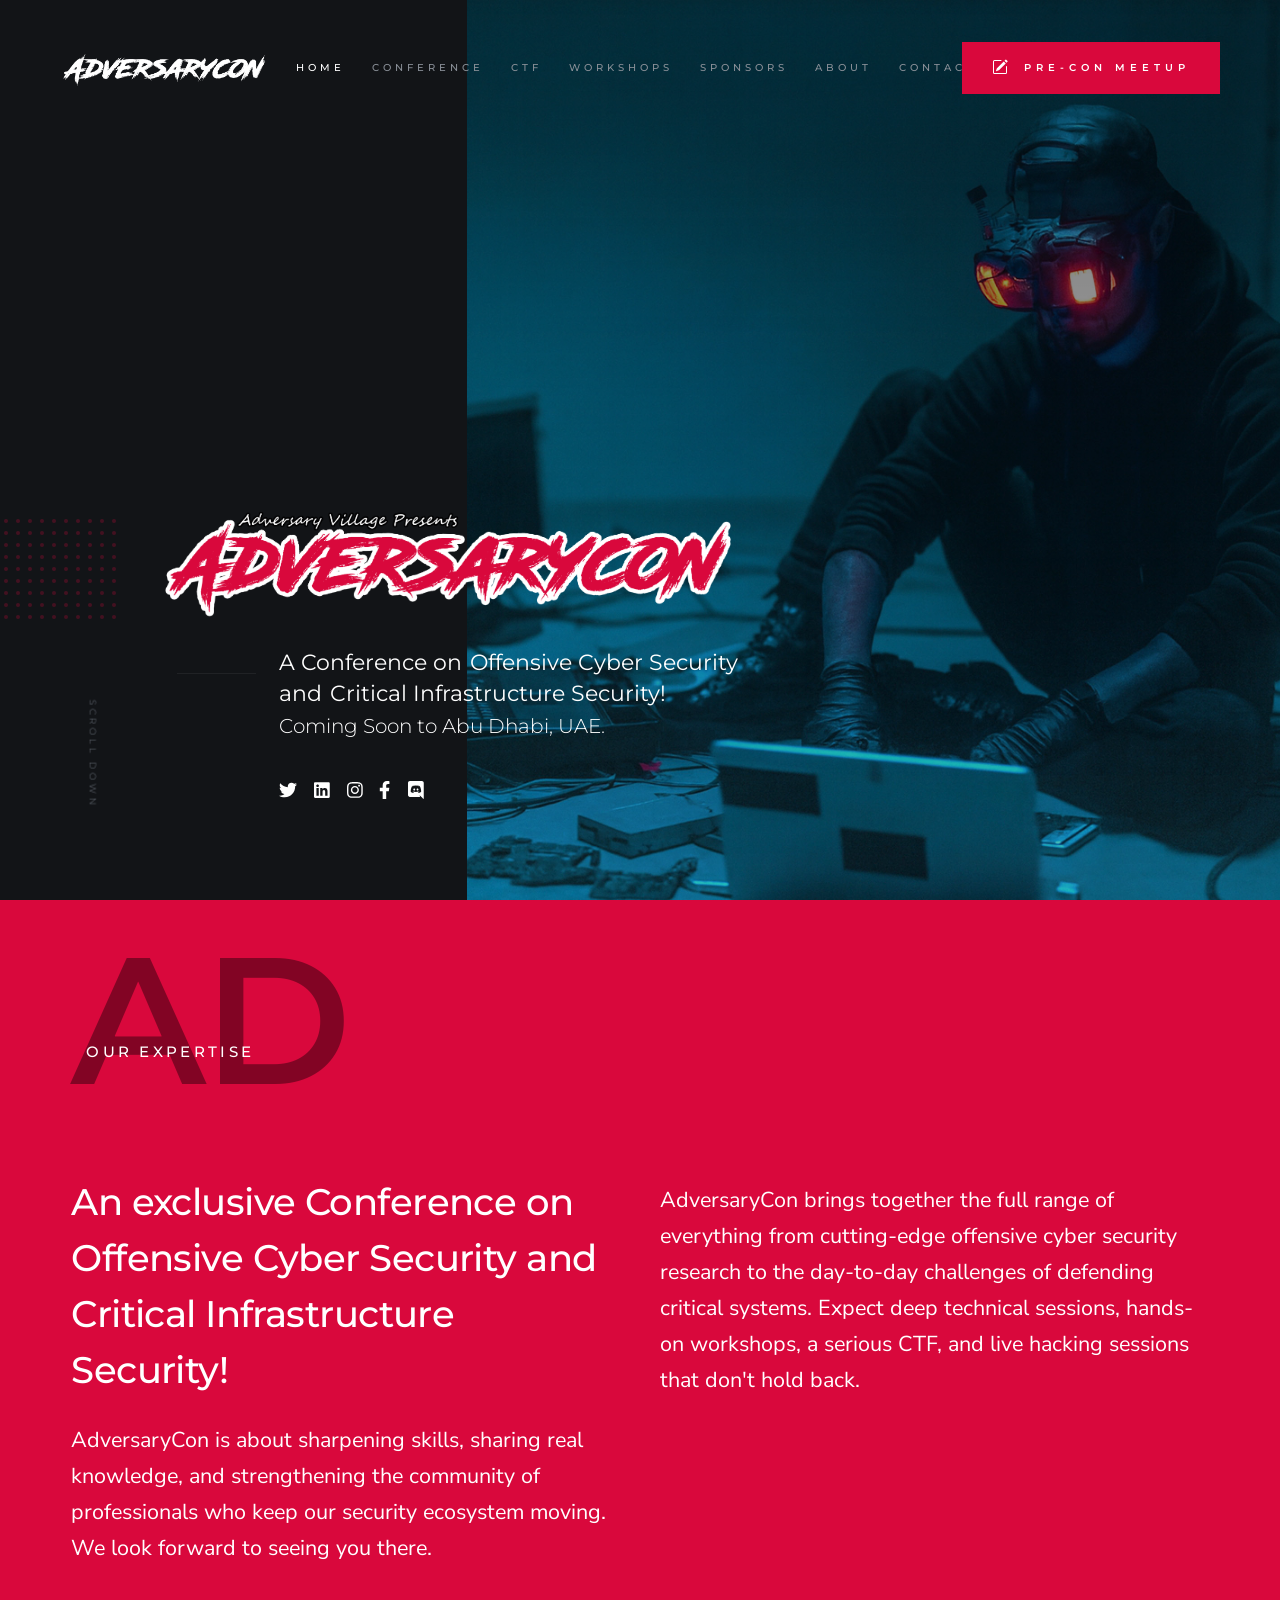
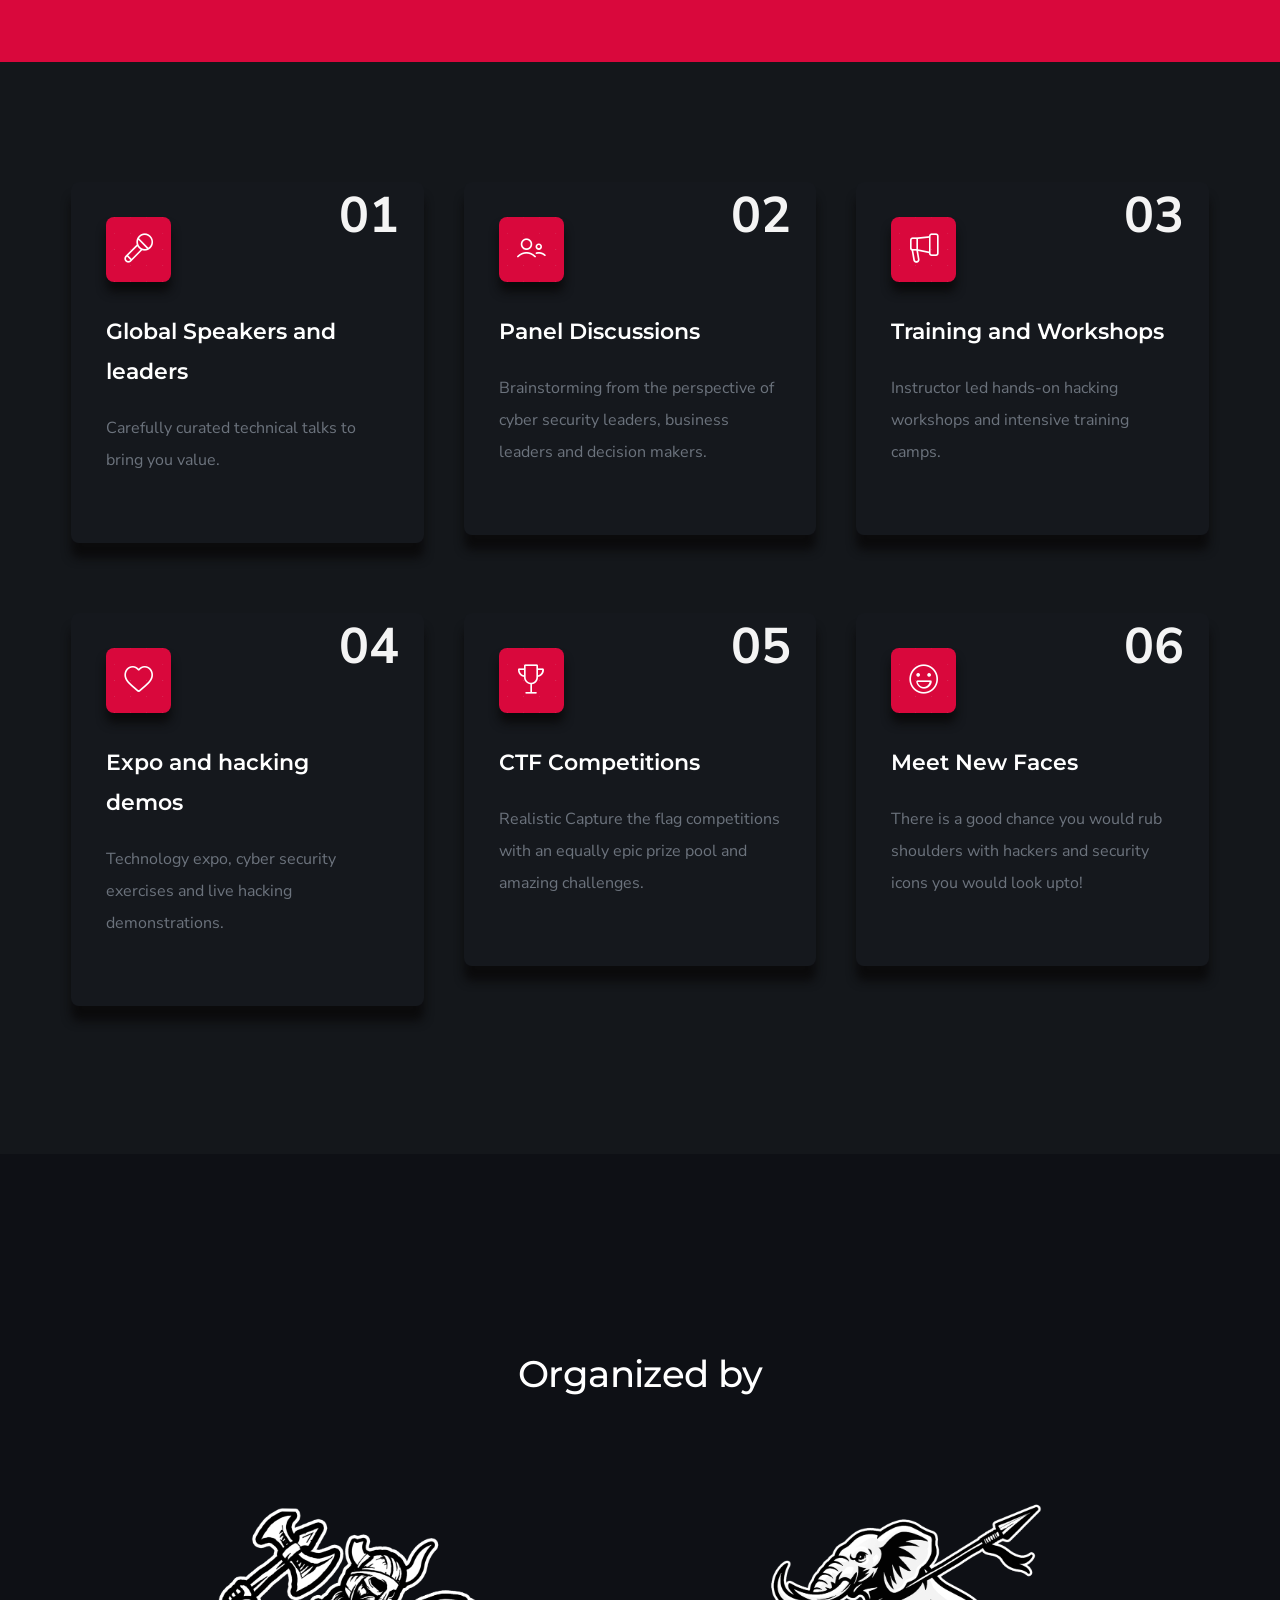
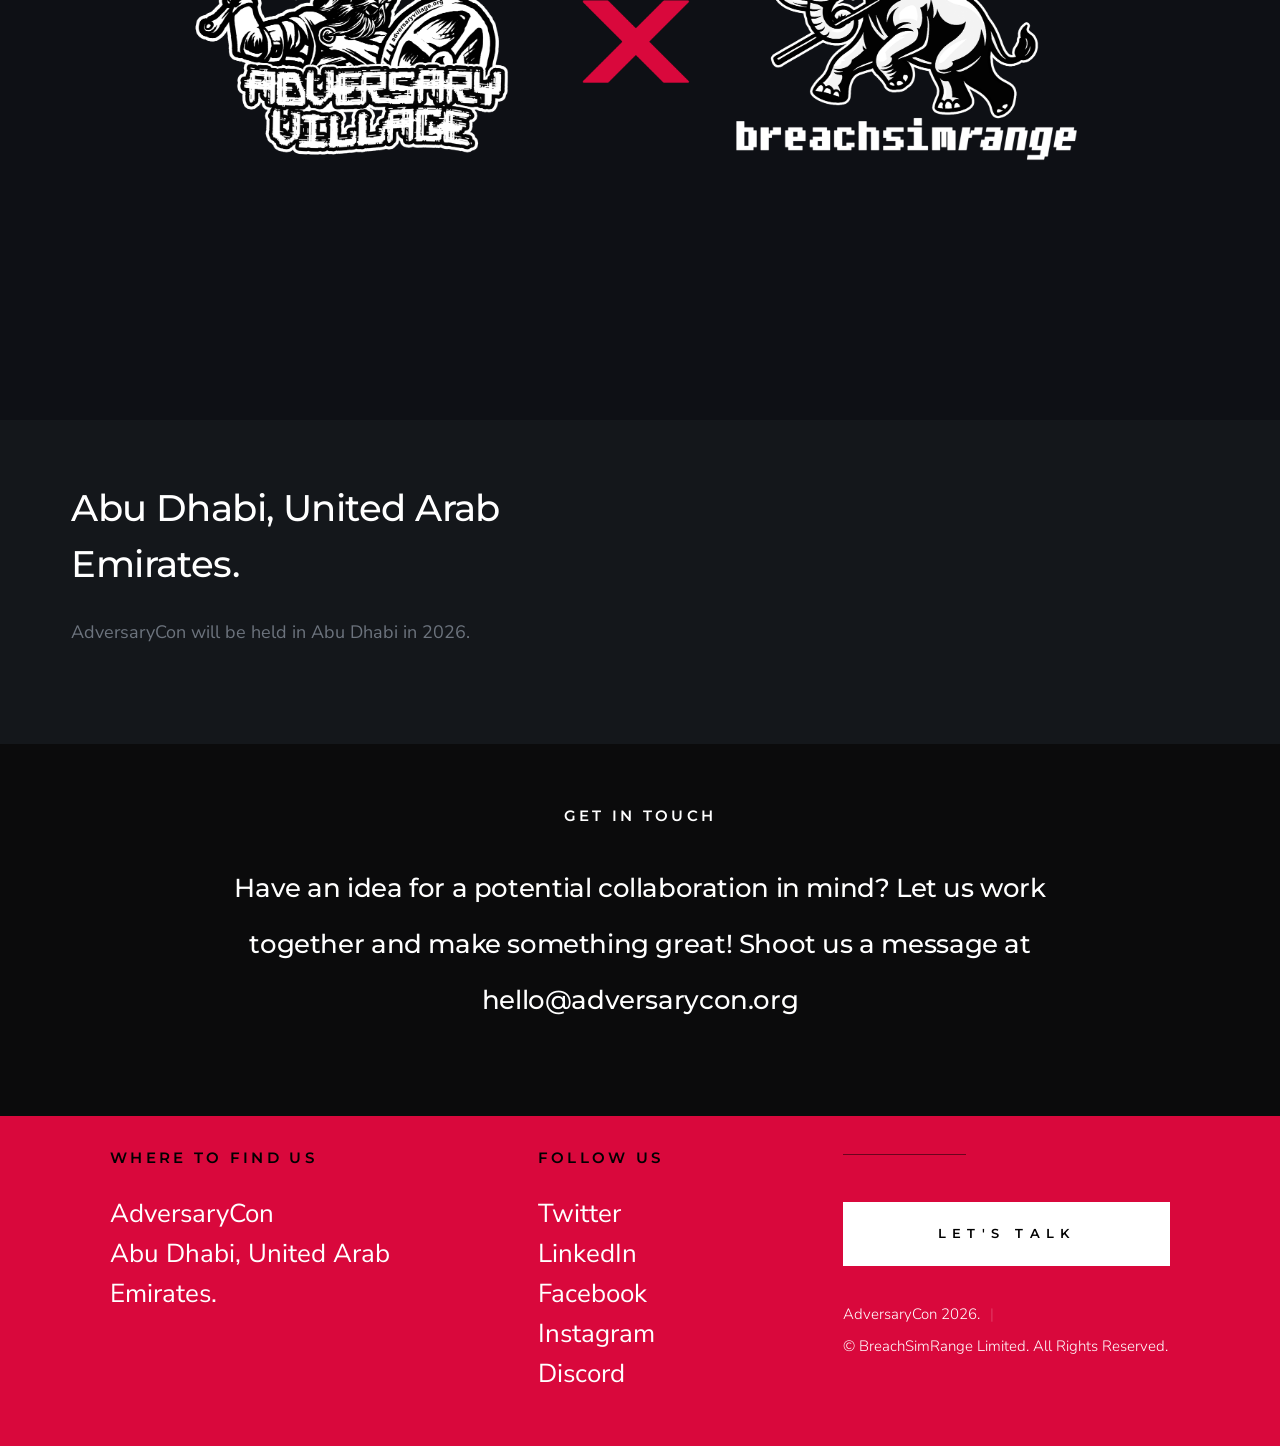
<file: index.html>
<!DOCTYPE html>
<html class="no-js" lang="en">
<head>

  
    <meta charset="utf-8">
    <title>AdversaryCon | Offensive Cyber Security Conference</title>
    <meta name="description" content="">
    <meta name="author" content="">

   
    <meta name="viewport" content="width=device-width, initial-scale=1">

    <link rel="stylesheet" href="css/styles.css">
    <link rel="stylesheet" href="css/vendor.css">  
    <link rel="stylesheet" href="css/LineIcons.3.0.css">  
    
    <script src="js/modernizr.js"></script>
    <script defer src="js/fontawesome/all.min.js"></script>

    <link rel="apple-touch-icon" sizes="180x180" href="apple-touch-icon.png">
    <link rel="icon" type="image/png" sizes="32x32" href="favicon-32x32.png">
    <link rel="icon" type="image/png" sizes="16x16" href="favicon-16x16.png">
    <link rel="manifest" href="site.webmanifest">

</head>

<body id="top">



    <div id="preloader">
        <div id="loader" class="dots-fade">
            <div></div>
            <div></div>
            <div></div>
        </div>
    </div>



    <header class="s-header">

        <div class="s-header__logo">
            <a href="./">
                <img src="images/adversarycon-logo.png" alt="Homepage">
            </a>
        </div>

        <div class="s-header__content">
    
            <nav class="s-header__nav-wrap">
                <ul class="s-header__nav" style="padding-left: 90px;">
                    <li class="current"><a  href="./" title="Home">Home</a></li>
                    <li><a href="conference-2026" title="Conference">Conference</a></li>
					<li><a href="ctf-2026" title="CTF">CTF</a></li>
                    <li><a href="training" title="Training">Workshops</a></li>
  <li><a href="sponsors" title="Sponsors">Sponsors</a></li>                   
				   <li><a href="about" title="About">About</a></li>         
                   <li><a href="contact" title="Contact">Contact</a></li>
                </ul>
            </nav> 

            <a href="precon-meetup/" class="btn btn--primary btn--small">
               <svg style="color: white" xmlns="http://www.w3.org/2000/svg" width="24" height="24" fill="currentColor" class="bi bi-pencil-square" viewBox="0 0 16 16"> <path d="M15.502 1.94a.5.5 0 0 1 0 .706L14.459 3.69l-2-2L13.502.646a.5.5 0 0 1 .707 0l1.293 1.293zm-1.75 2.456-2-2L4.939 9.21a.5.5 0 0 0-.121.196l-.805 2.414a.25.25 0 0 0 .316.316l2.414-.805a.5.5 0 0 0 .196-.12l6.813-6.814z" fill="white"></path> <path fill-rule="evenodd" d="M1 13.5A1.5 1.5 0 0 0 2.5 15h11a1.5 1.5 0 0 0 1.5-1.5v-6a.5.5 0 0 0-1 0v6a.5.5 0 0 1-.5.5h-11a.5.5 0 0 1-.5-.5v-11a.5.5 0 0 1 .5-.5H9a.5.5 0 0 0 0-1H2.5A1.5 1.5 0 0 0 1 2.5v11z" fill="white"></path> </svg>
             Pre-con Meetup
            </a>

        </div> 

        <a class="s-header__menu-toggle" href="#0"><span>Menu</span></a>

    </header>
    <section id="hero" class="s-hero target-section" style="min-height:620px;">

        <div class="s-hero__bg">
            <div class="gradient-overlay"></div>
        </div>
        <div class="row s-hero__content">
            <div class="column">

                <h1 style="width:60%;"> <img src="images/adversarycon-banner.png" alt="" style="margin-bottom: 1px;"></h1>
                <div class="s-hero__content-about">
<p style="font-size: 2.2rem; margin-bottom: 20px;">
				A Conference on <span style="padding:2px;">Offensive Cyber Security </span></br> and <span style="padding:2px;">Critical Infrastructure Security!</span>
                  
                    </br><span style="font-size: 2rem; font-weight:300;">
                   
				Coming Soon to Abu Dhabi, UAE.
				</span>
				</p>
    
                    <footer>
                        <div class="s-hero__content-social" style="padding-bottom:30px;">
                            <a href="https://x.com/AdversaryCon" target="_blank"><i class="fab fa-twitter" aria-hidden="true"></i></a>
                            <a href="https://linkedin.com/company/AdversaryCon" target="_blank"><i class="fab fa-linkedin" aria-hidden="true"></i></a>
                           
                            <a href="##" target="_blank"><i class="fab fa-instagram" aria-hidden="true"></i></a>
                            <a href="###"  target="_blank"><i class="fab fa-facebook-f" aria-hidden="true"></i></a>
                            <a href="#"><i class="fab fa-discord" aria-hidden="true"></i></a>
                        </div>
                    </footer>
                </div>

            </div>
        </div>

    

        <div class="s-hero__scroll">
            <a href="#about" class="s-hero__scroll-link smoothscroll">
                Scroll Down
            </a>
        </div>

    </section> 


   
    <section id="exclusive" class="ss-boxer3" style="padding-top:30px; background-color: #D9083C;">

        <div class="row">
            <div class="column large-12">
                <div class="section-title2" data-num="AD" data-aos="fade-up">
                    <h3 class="h6" style="color: white;">Our Expertise</h3>
                </div>
            </div>
            <div class="column large-6 w-900-stack">
                <h1 class="display-1" data-aos="fade-up">
                   An exclusive Conference on Offensive Cyber Security
and Critical Infrastructure Security! 
                </h1>
                               <p class="lead" data-aos="fade-up" style="color:white;">
   
     AdversaryCon is about sharpening skills, sharing real knowledge, and strengthening the community of professionals who keep our security ecosystem moving. We look forward to seeing you there.
                </p>
            </div>
            <div class="column large-6 w-900-stack">
                <p class="lead" data-aos="fade-up" style="color:white;">
     AdversaryCon brings together the full range of everything from cutting-edge offensive cyber security research to the day-to-day challenges of defending critical systems. Expect deep technical sessions, hands-on workshops, a serious CTF, and live hacking sessions that don't hold back. 
                </p>
            </div>
        </div>


    </section> 

    <div id="features" class="section ss-boxer1" style="padding-top:70px;">
        <div class="container">
        
            <div class="row">
                <div class="col-lg-4 col-md-6 col-12 wow fadeInUp" data-wow-delay=".2s">
                  
                    <div class="classic-boxed">
                        <img class="shape" src="images/shape.svg" alt="#">
                        <img class="shape2" src="images/shape2.svg" alt="#">
                        <span class="serial">01</span>
                        <div class="service-icon">
                            <i class="lni lni-microphone"></i>
                        </div>
                        <h3>Global Speakers and leaders</h3>
                        <p>Carefully curated technical talks to bring you value.</p>
                    </div>
                   
                </div>
                <div class="col-lg-4 col-md-6 col-12 wow fadeInUp" data-wow-delay=".4s">
                    
                    <div class="classic-boxed">
                        <img class="shape" src="images/shape.svg" alt="#">
                        <img class="shape2" src="images/shape2.svg" alt="#">
                        <span class="serial">02</span>
                        <div class="service-icon">
                            <i class="lni lni-users"></i>
                        </div>
                        <h3>Panel Discussions</h3>
                        <p>Brainstorming from the perspective of cyber security leaders, business leaders and decision makers. </p>
                    </div>
                    
                </div>
                <div class="col-lg-4 col-md-6 col-12 wow fadeInUp" data-wow-delay=".6s">
                   
                    <div class="classic-boxed">
                        <img class="shape" src="images/shape.svg" alt="#">
                        <img class="shape2" src="images/shape2.svg" alt="#">
                        <span class="serial">03</span>
                        <div class="service-icon">
                            <i class="lni lni-bullhorn"></i>
                        </div>
                        <h3>Training and Workshops</h3>
                        <p>Instructor led hands-on hacking workshops and intensive training camps. </p>
                    </div>
                   
                </div>
                <div class="col-lg-4 col-md-6 col-12 wow fadeInUp" data-wow-delay=".2s">
               
                    <div class="classic-boxed">
                        <img class="shape" src="images/shape.svg" alt="#">
                        <img class="shape2" src="images/shape2.svg" alt="#">
                        <span class="serial">04</span>
                        <div class="service-icon">
                            <i class="lni lni-heart"></i>
                        </div>
                        <h3>Expo and hacking demos</h3>
                        <p>Technology expo, cyber security exercises and live hacking demonstrations.</p>
                    </div>
                    
                </div>
                <div class="col-lg-4 col-md-6 col-12 wow fadeInUp" data-wow-delay=".4s">
                 
                    <div class="classic-boxed">
                        <img class="shape" src="images/shape.svg" alt="#">
                        <img class="shape2" src="images/shape2.svg" alt="#">
                        <span class="serial">05</span>
                        <div class="service-icon">
                            <i class="lni lni-cup"></i>
                        </div>
                        <h3>CTF Competitions</h3>
                        <p>Realistic Capture the flag competitions with an equally epic prize pool and amazing challenges. </p>
                    </div>
                  
                </div>
                <div class="col-lg-4 col-md-6 col-12 wow fadeInUp" data-wow-delay=".6s">
                  
                    <div class="classic-boxed">
                        <img class="shape" src="images/shape.svg" alt="#">
                        <img class="shape2" src="images/shape2.svg" alt="#">
                        <span class="serial">06</span>
                        <div class="service-icon">
                            <i class="lni lni-happy"></i>
                        </div>
                        <h3>Meet New Faces</h3>
                        <p>There is a good chance you would rub shoulders with hackers and security icons you would look upto!</p>
                    </div>
                    
                </div>
            </div>
        </div>
    </div>

    <div id="summitpartners" class="section ss-boxer1" style="background-color: #0e1015;">

        <div class="row narrower ss-boxer1__top h-text-center">
            <div class="column">
                <h1 class="display-1" data-aos="fade-up">
             Organized by
                </h1>
            </div>
            
        </div> 

        <div class="row clients-outer">
 <a href="#" title="" class="clients__slide"><img src="images/hostedby.png" /></a>
        </div> 

     


    </div> 

    <section id="venue" class="ss-boxer3" style="padding-top:60px; background-color: #14171b;">

        <div class="row">
           
            <div class="column large-6 w-900-stack">
                <h1 class="display-1" data-aos="fade-up">
                    Abu Dhabi, United Arab Emirates.
                </h1>
                <p>AdversaryCon will be held in Abu Dhabi in 2026.</p>
            </div>
            <div class="column large-6 w-900-stack">

                <iframe src="https://www.google.com/maps/embed?pb=!1m18!1m12!1m3!1d465355.8551084497!2d54.74607467363281!3d24.325841102848!2m3!1f0!2f0!3f0!3m2!1i1024!2i768!4f13.1!3m3!1m2!1s0x3e5e440f723ef2b9%3A0xc7cc2e9341971108!2sAbu%20Dhabi!5e0!3m2!1sen!2sae!4v1765378182790!5m2!1sen!2sae" width="800" height="600" style="border:0;" allowfullscreen="" loading="lazy" referrerpolicy="no-referrer-when-downgrade"></iframe>
            </div>
        </div>


    </section> 
    <section class="s-contact">

        <div class="row narrower s-contact__top h-text-center">
            <div class="column">
                <h3 class="h6" style="color: white;">Get In Touch</h3>
                <h1 class="display-1" style="font-size: 2.6rem;">
                    Have an idea for a potential collaboration in mind? Let us work together and make something great! Shoot us a message at <a style="color: white;" href="mailto:hello@adversarycon.org">hello@adversarycon.org</a>
                </h1>
            </div>
        </div> 

      

    </section>  
    <footer class="s-footer">
        <div class="row row-y-top">

            <div class="column large-8 medium-12">
                <div class="row">
                    <div class="column large-7 tab-12 s-footer__block">
                        <h4 class="h6">Where to Find Us</h4>
        
                        <p>
                        AdversaryCon <br>
                       Abu Dhabi, United Arab Emirates.<br>
                      
                        <a href=""></a>
                        </p>
                    </div>
        
                    <div class="column large-5 tab-12 s-footer__block">
                        <h4 class="h6">Follow Us</h4 class="h6">
        
                        <ul class="s-footer__list">
                            <li><a href="https://x.com/AdversaryCon">Twitter</a></li>
                            <li><a href="https://linkedin.com/company/AdversaryCon">LinkedIn</a></li>
                            <li><a href="###">Facebook</a></li>                            
                            <li><a href="##">Instagram</a></li>
                            <li><a href="#" target="_blank">Discord</a></li>



                            
                        </ul>
                    </div>
                </div>
            </div>

            <div class="column large-4 medium-12 s-footer__block--end">
                <a href="mailto:hello@adversarycon.org" class="btn h-full-width">Let's Talk</a>

                <div class="ss-copyright">
                    <span>AdversaryCon 2026.</span> 
                    <span>© BreachSimRange Limited. All Rights Reserved.</span>
                </div>
            </div>

            <div class="ss-go-top">
                <a class="smoothscroll" title="Back to Top" href="#top">
                    top
                </a>
            </div> 

        </div>
    </footer>
    

    <div aria-hidden="true" class="pswp" role="dialog" tabindex="-1">

        <div class="pswp__bg"></div>
        <div class="pswp__scroll-wrap">

            <div class="pswp__container">
                <div class="pswp__item"></div>
                <div class="pswp__item"></div>
                <div class="pswp__item"></div>
            </div>

            <div class="pswp__ui pswp__ui--hidden">
                <div class="pswp__top-bar">
                    <div class="pswp__counter"></div><button class="pswp__button pswp__button--close" title="Close (Esc)"></button> <button class="pswp__button pswp__button--share" title=
                    "Share"></button> <button class="pswp__button pswp__button--fs" title="Toggle fullscreen"></button> <button class="pswp__button pswp__button--zoom" title=
                    "Zoom in/out"></button>
                    <div class="pswp__preloader">
                        <div class="pswp__preloader__icn">
                            <div class="pswp__preloader__cut">
                                <div class="pswp__preloader__donut"></div>
                            </div>
                        </div>
                    </div>
                </div>
                <div class="pswp__share-modal pswp__share-modal--hidden pswp__single-tap">
                    <div class="pswp__share-tooltip"></div>
                </div><button class="pswp__button pswp__button--arrow--left" title="Previous (arrow left)"></button> <button class="pswp__button pswp__button--arrow--right" title=
                "Next (arrow right)"></button>
                <div class="pswp__caption">
                    <div class="pswp__caption__center"></div>
                </div>
            </div>

        </div>

    </div> 


 
    <script src="js/jquery-3.2.1.min.js"></script>
    <script src="js/plugins.js"></script>
    <script src="js/main.js"></script>

</body>

</html>
</file>
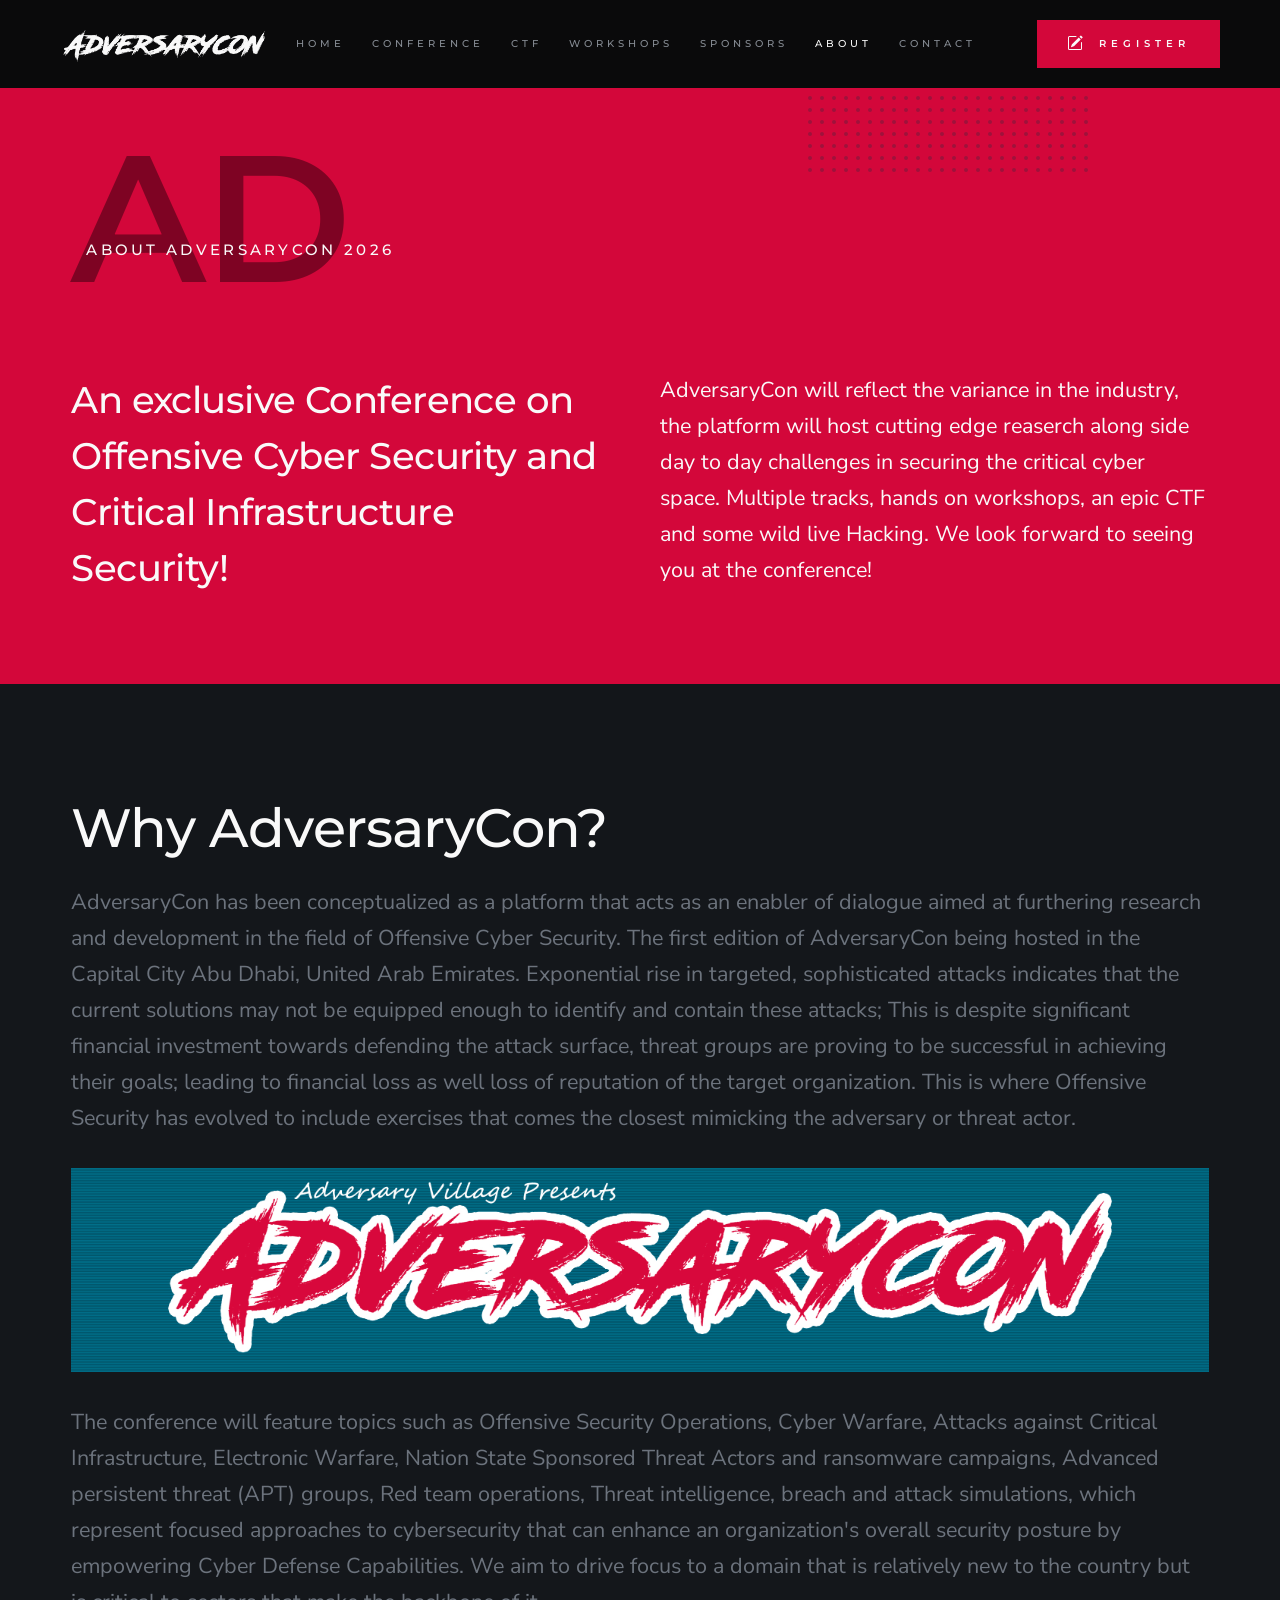
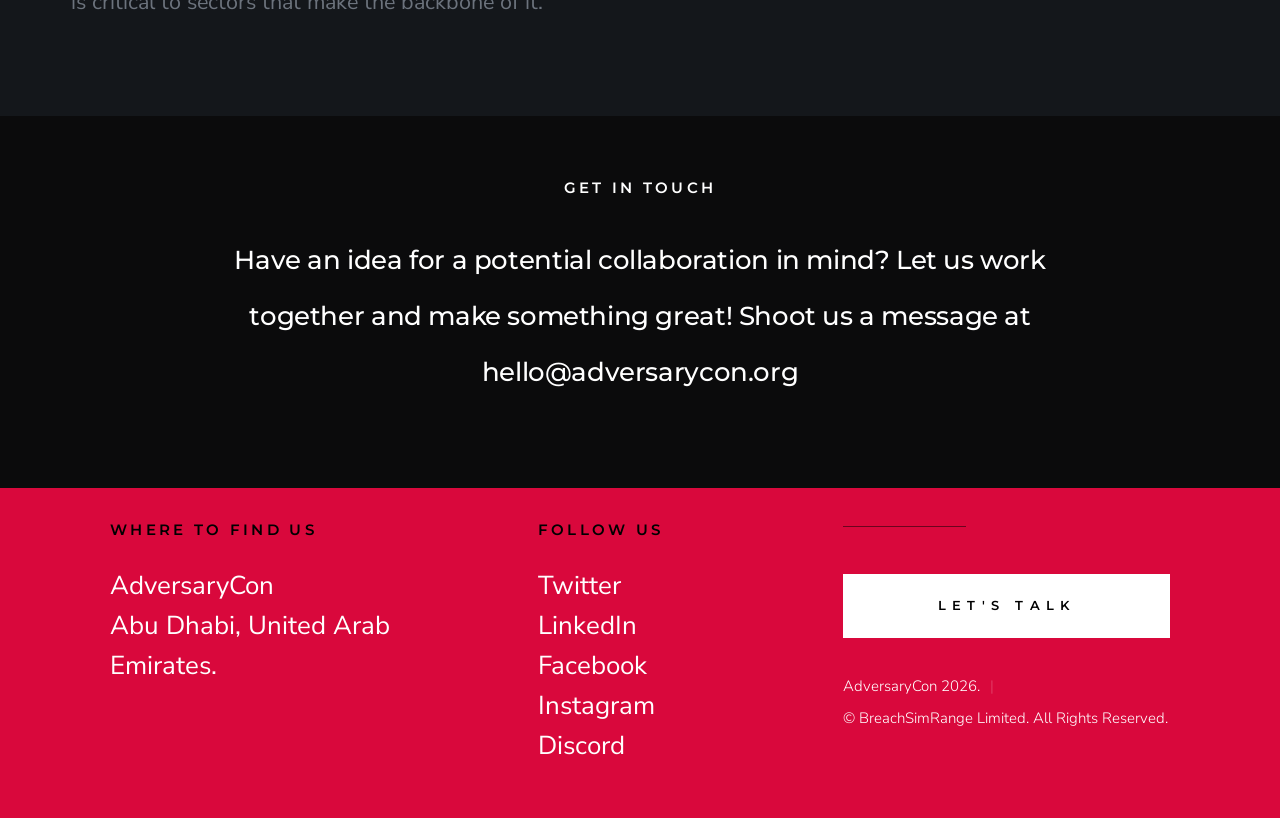
<file: about/index.html>
<!DOCTYPE html>
<html class="no-js" lang="en">
<head>



    
    <meta charset="utf-8">
    <title>About AdversaryCon | Offensive Cyber Security Conference</title>
    <meta name="description" content="">
    <meta name="author" content="">

   
    <meta name="viewport" content="width=device-width, initial-scale=1">

    <link rel="stylesheet" href="../css/styles.css">
    <link rel="stylesheet" href="../css/vendor.css">  
    <link rel="stylesheet" href="../css/LineIcons.3.0.css">  
    
    <script src="js/modernizr.js"></script>
    <script defer src="js/fontawesome/all.min.js"></script>

    <link rel="apple-touch-icon" sizes="180x180" href="../apple-touch-icon.png">
    <link rel="icon" type="image/png" sizes="32x32" href="../favicon-32x32.png">
    <link rel="icon" type="image/png" sizes="16x16" href="../favicon-16x16.png">
    <link rel="manifest" href="../site.webmanifest">

</head>

<body id="top">



    <div id="preloader">
        <div id="loader" class="dots-fade">
            <div></div>
            <div></div>
            <div></div>
        </div>
    </div>



    <header class="s-header sticky offset scrolling" style="visibility: visible; opacity: 1;">

        <div class="s-header__logo">
            <a href="../">
                <img src="../images/adversarycon-logo.png" alt="Homepage">
            </a>    
        </div>

        <div class="s-header__content">
    
            <nav class="s-header__nav-wrap">
                <ul class="s-header__nav" style="padding-left: 90px;">
                    <li><a href="../" title="Home">Home</a></li>
                    <li><a href="../conference-2026" title="Conference">Conference</a></li>
					<li><a href="../ctf-2026" title="CTF">CTF</a></li>
                    <li><a href="../training" title="Training">Workshops</a></li>
  <li><a href="../sponsors" title="Sponsors">Sponsors</a></li>                   
				   <li class="current"><a href="./" title="About">About</a></li>         
                   <li><a  href="../contact" title="Contact">Contact</a></li>
                </ul>
            </nav> 

            <a href="#" class="btn btn--primary btn--small">
               <svg style="color: white" xmlns="http://www.w3.org/2000/svg" width="24" height="24" fill="currentColor" class="bi bi-pencil-square" viewBox="0 0 16 16"> <path d="M15.502 1.94a.5.5 0 0 1 0 .706L14.459 3.69l-2-2L13.502.646a.5.5 0 0 1 .707 0l1.293 1.293zm-1.75 2.456-2-2L4.939 9.21a.5.5 0 0 0-.121.196l-.805 2.414a.25.25 0 0 0 .316.316l2.414-.805a.5.5 0 0 0 .196-.12l6.813-6.814z" fill="white"></path> <path fill-rule="evenodd" d="M1 13.5A1.5 1.5 0 0 0 2.5 15h11a1.5 1.5 0 0 0 1.5-1.5v-6a.5.5 0 0 0-1 0v6a.5.5 0 0 1-.5.5h-11a.5.5 0 0 1-.5-.5v-11a.5.5 0 0 1 .5-.5H9a.5.5 0 0 0 0-1H2.5A1.5 1.5 0 0 0 1 2.5v11z" fill="white"></path> </svg>
             Register
            </a>

        </div> 

        <a class="s-header__menu-toggle" href="#0"><span>Menu</span></a>

    </header>

<style>
    .ss-boxer2::before {
      
        background-image: url(../images/dots-teal.svg);
        
    }
</style>

    <section id="about" class="ss-boxer2" style="background-color: #D9083C; padding-bottom: var(--vspace-2); padding-top: calc(4 * var(--space));">
      
        <div class="row">
            <div class="column large-12">
                <div class="section-title2" data-num="AD" data-aos="fade-up">
                    <h3 class="h6" style="color: white;">About AdversaryCon 2026</h3>
                </div>
            </div>
            <div class="column large-6 w-900-stack">
                <h1 class="display-1" data-aos="fade-up">
                   An exclusive Conference on Offensive Cyber Security
and Critical Infrastructure Security! 
                </h1>
            </div>
            <div class="column large-6 w-900-stack">
                <p class="lead" data-aos="fade-up" style="color:white;">
                    AdversaryCon will reflect the variance in the industry, the platform will host cutting edge reaserch along side day to day challenges in securing the critical cyber space. Multiple tracks, hands on workshops, an epic CTF and some wild live Hacking. We look forward to seeing you at the conference!
                </p>
            </div>
        </div>


    </section> 


    <section id="about" class="ss-boxer3" style=" padding-bottom: var(--vspace-2); padding-top: calc(1 * var(--space));">

    <div class="row">

        <div class="column large-12 intro">

            <h1>Why AdversaryCon?</h1>

            <p class="lead">AdversaryCon has been conceptualized as a platform that acts as an enabler of dialogue aimed at furthering research and development in the field of Offensive Cyber Security.  The first edition of AdversaryCon being hosted in the Capital City Abu Dhabi, United Arab Emirates. 
                Exponential rise in targeted, sophisticated attacks indicates that the current solutions may not be equipped enough to identify and contain these attacks;  This is despite significant financial investment towards defending the attack surface, threat groups are proving to be successful in achieving their goals; leading to financial loss as well loss of reputation of the target organization. This is where Offensive Security has evolved to include exercises that comes the closest mimicking the adversary or threat actor.
            </p>
            <figure>
                <img src="../images/about-adversarycon.jpg" 
                srcset="../images/about-adversarycon.jpg 1000w, 
                ../images/about-adversarycon.jpg 500w" 
                sizes="(max-width: 1000px) 100vw, 1000px" alt="">

            </figure> <p class="lead">
                The conference will feature topics such as Offensive Security Operations, Cyber Warfare, Attacks against Critical Infrastructure, Electronic Warfare, Nation State Sponsored Threat Actors and ransomware campaigns, Advanced persistent threat (APT) groups, Red team operations, Threat intelligence, breach and attack simulations, which represent focused approaches to cybersecurity that can enhance an organization's overall security posture by empowering Cyber Defense Capabilities. We aim to drive focus to a  domain that is relatively new to the country but is critical to sectors that make the backbone of it.
                
            </p>

       
        </div>

    </div>     </section> 

   


 
    <section class="s-contact">

        <div class="row narrower s-contact__top h-text-center">
            <div class="column">
                <h3 class="h6" style="color: white;">Get In Touch</h3>
                <h1 class="display-1" style="font-size: 2.6rem;">
                    Have an idea for a potential collaboration in mind? Let us work together and make something great! Shoot us a message at <a style="color: white;" href="mailto:hello@adversarycon.org">hello@adversarycon.org</a>
                </h1>
            </div>
        </div> 

       

    </section>  
    <footer class="s-footer">
        <div class="row row-y-top">

            <div class="column large-8 medium-12">
                <div class="row">
                    <div class="column large-7 tab-12 s-footer__block">
                        <h4 class="h6">Where to Find Us</h4>
        
                        <p>
                        AdversaryCon <br>
                        Abu Dhabi, United Arab Emirates.<br>
                      
                        <a href=""></a>
                        </p>
                    </div>
        
                    <div class="column large-5 tab-12 s-footer__block">
                        <h4 class="h6">Follow Us</h4 class="h6">
        
                        <ul class="s-footer__list">
                            <li><a href="https://x.com/AdversaryCon">Twitter</a></li>
                            <li><a href="https://linkedin.com/company/AdversaryCon">LinkedIn</a></li>
                            <li><a href="###">Facebook</a></li>                            
                            <li><a href="##">Instagram</a></li>
                            <li><a href="#" target="_blank">Discord</a></li>



                            
                        </ul>
                    </div>
                </div>
            </div>

            <div class="column large-4 medium-12 s-footer__block--end">
                <a href="mailto:hello@adversarycon.org" class="btn h-full-width">Let's Talk</a>

                <div class="ss-copyright">
                    <span>AdversaryCon 2026.</span> 
                    <span>© BreachSimRange Limited. All Rights Reserved.</span>
                </div>
            </div>

            <div class="ss-go-top">
                <a class="smoothscroll" title="Back to Top" href="#top">
                    top
                </a>
            </div> 

        </div>
    </footer>
    

    <div aria-hidden="true" class="pswp" role="dialog" tabindex="-1">

        <div class="pswp__bg"></div>
        <div class="pswp__scroll-wrap">

            <div class="pswp__container">
                <div class="pswp__item"></div>
                <div class="pswp__item"></div>
                <div class="pswp__item"></div>
            </div>

            <div class="pswp__ui pswp__ui--hidden">
                <div class="pswp__top-bar">
                    <div class="pswp__counter"></div><button class="pswp__button pswp__button--close" title="Close (Esc)"></button> <button class="pswp__button pswp__button--share" title=
                    "Share"></button> <button class="pswp__button pswp__button--fs" title="Toggle fullscreen"></button> <button class="pswp__button pswp__button--zoom" title=
                    "Zoom in/out"></button>
                    <div class="pswp__preloader">
                        <div class="pswp__preloader__icn">
                            <div class="pswp__preloader__cut">
                                <div class="pswp__preloader__donut"></div>
                            </div>
                        </div>
                    </div>
                </div>
                <div class="pswp__share-modal pswp__share-modal--hidden pswp__single-tap">
                    <div class="pswp__share-tooltip"></div>
                </div><button class="pswp__button pswp__button--arrow--left" title="Previous (arrow left)"></button> <button class="pswp__button pswp__button--arrow--right" title=
                "Next (arrow right)"></button>
                <div class="pswp__caption">
                    <div class="pswp__caption__center"></div>
                </div>
            </div>

        </div>

    </div> 


 
    <script src="js/jquery-3.2.1.min.js"></script>
    <script src="js/plugins.js"></script>
    <script src="js/main.js"></script>

</body>

</html>
</file>
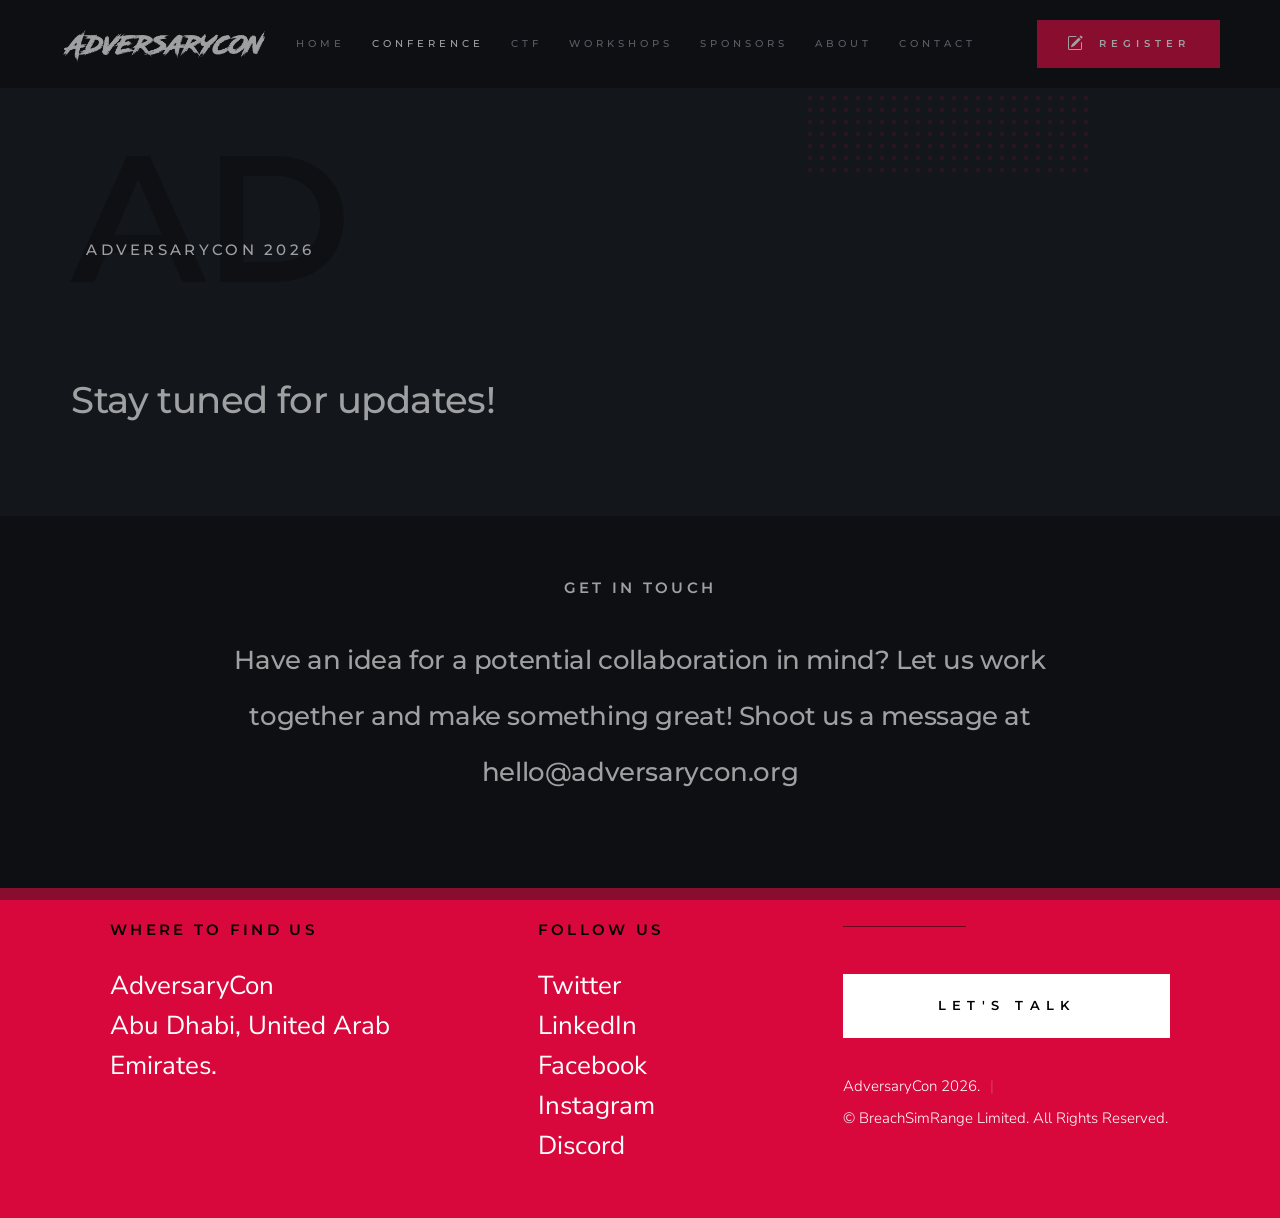
<file: conference-2026/index.html>
<!DOCTYPE html>
<html class="no-js" lang="en">
<head>



    
    <meta charset="utf-8">
    <title>AdversaryCon | Offensive Cyber Security Conference</title>
    <meta name="description" content="">
    <meta name="author" content="">

   
    <meta name="viewport" content="width=device-width, initial-scale=1">

    <link rel="stylesheet" href="../css/styles.css">
    <link rel="stylesheet" href="../css/vendor.css">  
    <link rel="stylesheet" href="../css/LineIcons.3.0.css">  
    
    <script src="js/modernizr.js"></script>
    <script defer src="js/fontawesome/all.min.js"></script>

    <link rel="apple-touch-icon" sizes="180x180" href="../apple-touch-icon.png">
    <link rel="icon" type="image/png" sizes="32x32" href="../favicon-32x32.png">
    <link rel="icon" type="image/png" sizes="16x16" href="../favicon-16x16.png">
    <link rel="manifest" href="../site.webmanifest">

</head>

<body id="top">



    <div id="preloader">
        <div id="loader" class="dots-fade">
            <div></div>
            <div></div>
            <div></div>
        </div>
    </div>



    <header class="s-header sticky offset scrolling" style="visibility: visible; opacity: 1;">

        <div class="s-header__logo">
            <a href="../">
                <img src="../images/adversarycon-logo.png" alt="Homepage">
            </a>
        </div>

        <div class="s-header__content">
    
            <nav class="s-header__nav-wrap">
                <ul class="s-header__nav" style="padding-left: 90px;">
                    <li><a href="../" title="Home">Home</a></li>
                    <li class="current"><a href="./" title="Conference">Conference</a></li>
					<li><a  href="../ctf-2026/" title="CTF">CTF</a></li>
                    <li><a href="../training" title="Training">Workshops</a></li>
  <li><a href="../sponsors" title="Sponsors">Sponsors</a></li>                   
				   <li><a href="../about" title="About">About</a></li>         
                   <li><a  href="../contact" title="Contact">Contact</a></li>
                </ul>
            </nav> 

            <a href="#" class="btn btn--primary btn--small">
               <svg style="color: white" xmlns="http://www.w3.org/2000/svg" width="24" height="24" fill="currentColor" class="bi bi-pencil-square" viewBox="0 0 16 16"> <path d="M15.502 1.94a.5.5 0 0 1 0 .706L14.459 3.69l-2-2L13.502.646a.5.5 0 0 1 .707 0l1.293 1.293zm-1.75 2.456-2-2L4.939 9.21a.5.5 0 0 0-.121.196l-.805 2.414a.25.25 0 0 0 .316.316l2.414-.805a.5.5 0 0 0 .196-.12l6.813-6.814z" fill="white"></path> <path fill-rule="evenodd" d="M1 13.5A1.5 1.5 0 0 0 2.5 15h11a1.5 1.5 0 0 0 1.5-1.5v-6a.5.5 0 0 0-1 0v6a.5.5 0 0 1-.5.5h-11a.5.5 0 0 1-.5-.5v-11a.5.5 0 0 1 .5-.5H9a.5.5 0 0 0 0-1H2.5A1.5 1.5 0 0 0 1 2.5v11z" fill="white"></path> </svg>
             Register
            </a>

        </div> 

        <a class="s-header__menu-toggle" href="#0"><span>Menu</span></a>

    </header>

<style>
    .ss-boxer2::before {
      
        background-image: url(../images/dots.svg);
        
    }
</style>

    <section id="about" class="ss-boxer2" style="padding-bottom: var(--vspace-2); padding-top: calc(4 * var(--space));">
      
        <div class="row">
            <div class="column large-12">
                <div class="section-title2" data-num="AD" data-aos="fade-up">
                    <h3 class="h6" style="color: white;">AdversaryCon 2026</h3>
                </div>
            </div>
            <div class="column large-6 w-900-stack">
                <h1 class="display-1" data-aos="fade-up">
                   Stay tuned for updates!
                </h1>
            </div>
            <div class="column large-6 w-900-stack">
                <p class="lead" data-aos="fade-up" style="color:white;">
                    </p>
            </div>
        </div>


    </section> 


   

   


 
    <section class="s-contact">

        <div class="row narrower s-contact__top h-text-center">
            <div class="column">
                <h3 class="h6" style="color:white;">Get In Touch</h3>
                <h1 class="display-1" style="font-size: 2.6rem;">
                    Have an idea for a potential collaboration in mind? Let us work together and make something great! Shoot us a message at <a style="color: white;" href="mailto:hello@adversarycon.org">hello@adversarycon.org</a>
                </h1>
            </div>
        </div> 

       

    </section>  
    <footer class="s-footer">
        <div class="row row-y-top">

            <div class="column large-8 medium-12">
                <div class="row">
                    <div class="column large-7 tab-12 s-footer__block">
                        <h4 class="h6">Where to Find Us</h4>
        
                        <p>
                        AdversaryCon <br>
                        Abu Dhabi, United Arab Emirates.<br>
                      
                        <a href=""></a>
                        </p>
                    </div>
        
                    <div class="column large-5 tab-12 s-footer__block">
                        <h4 class="h6">Follow Us</h4 class="h6">
        
                        <ul class="s-footer__list">
                            <li><a href="https://x.com/AdversaryCon">Twitter</a></li>
                            <li><a href="https://linkedin.com/company/AdversaryCon">LinkedIn</a></li>
                            <li><a href="###">Facebook</a></li>                            
                            <li><a href="##">Instagram</a></li>
                            <li><a href="#" target="_blank">Discord</a></li>



                            
                        </ul>
                    </div>
                </div>
            </div>

            <div class="column large-4 medium-12 s-footer__block--end">
                <a href="mailto:hello@adversarycon.org" class="btn h-full-width">Let's Talk</a>

                <div class="ss-copyright">
                    <span>AdversaryCon 2026.</span> 
                    <span>© BreachSimRange Limited. All Rights Reserved.</span>
                </div>
            </div>

            <div class="ss-go-top">
                <a class="smoothscroll" title="Back to Top" href="#top">
                    top
                </a>
            </div> 

        </div>
    </footer>
    

    <div aria-hidden="true" class="pswp" role="dialog" tabindex="-1">

        <div class="pswp__bg"></div>
        <div class="pswp__scroll-wrap">

            <div class="pswp__container">
                <div class="pswp__item"></div>
                <div class="pswp__item"></div>
                <div class="pswp__item"></div>
            </div>

            <div class="pswp__ui pswp__ui--hidden">
                <div class="pswp__top-bar">
                    <div class="pswp__counter"></div><button class="pswp__button pswp__button--close" title="Close (Esc)"></button> <button class="pswp__button pswp__button--share" title=
                    "Share"></button> <button class="pswp__button pswp__button--fs" title="Toggle fullscreen"></button> <button class="pswp__button pswp__button--zoom" title=
                    "Zoom in/out"></button>
                    <div class="pswp__preloader">
                        <div class="pswp__preloader__icn">
                            <div class="pswp__preloader__cut">
                                <div class="pswp__preloader__donut"></div>
                            </div>
                        </div>
                    </div>
                </div>
                <div class="pswp__share-modal pswp__share-modal--hidden pswp__single-tap">
                    <div class="pswp__share-tooltip"></div>
                </div><button class="pswp__button pswp__button--arrow--left" title="Previous (arrow left)"></button> <button class="pswp__button pswp__button--arrow--right" title=
                "Next (arrow right)"></button>
                <div class="pswp__caption">
                    <div class="pswp__caption__center"></div>
                </div>
            </div>

        </div>

    </div> 


 
    <script src="js/jquery-3.2.1.min.js"></script>
    <script src="js/plugins.js"></script>
    <script src="js/main.js"></script>

</body>

</html>
</file>
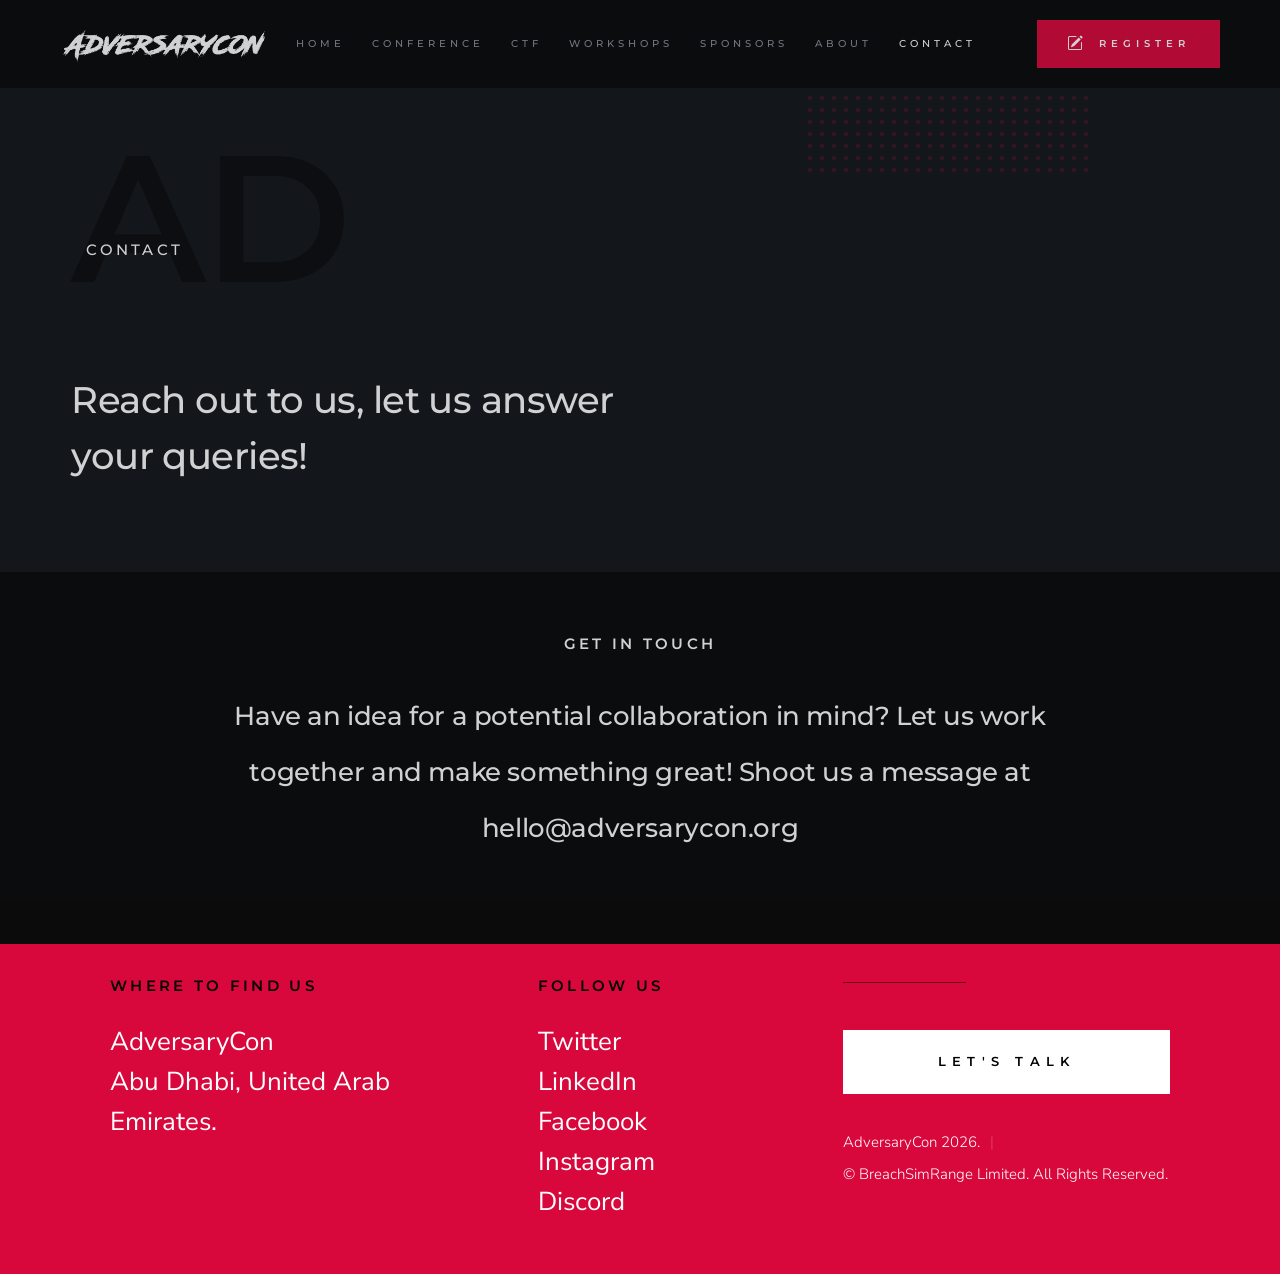
<file: contact/index.html>
<!DOCTYPE html>
<html class="no-js" lang="en">
<head>



    
    <meta charset="utf-8">
    <title>AdversaryCon | Offensive Cyber Security Conference</title>
    <meta name="description" content="">
    <meta name="author" content="">

   
    <meta name="viewport" content="width=device-width, initial-scale=1">

    <link rel="stylesheet" href="../css/styles.css">
    <link rel="stylesheet" href="../css/vendor.css">  
    <link rel="stylesheet" href="../css/LineIcons.3.0.css">  
    
    <script src="js/modernizr.js"></script>
    <script defer src="js/fontawesome/all.min.js"></script>

    <link rel="apple-touch-icon" sizes="180x180" href="../apple-touch-icon.png">
    <link rel="icon" type="image/png" sizes="32x32" href="../favicon-32x32.png">
    <link rel="icon" type="image/png" sizes="16x16" href="../favicon-16x16.png">
    <link rel="manifest" href="../site.webmanifest">

</head>

<body id="top">



    <div id="preloader">
        <div id="loader" class="dots-fade">
            <div></div>
            <div></div>
            <div></div>
        </div>
    </div>



    <header class="s-header sticky offset scrolling" style="visibility: visible; opacity: 1;">

        <div class="s-header__logo">
            <a href="../">
                <img src="../images/adversarycon-logo.png" alt="Homepage">
            </a>
        </div>

        <div class="s-header__content">
    
            <nav class="s-header__nav-wrap">
                <ul class="s-header__nav" style="padding-left: 90px;">
                    <li><a href="../" title="Home">Home</a></li>
                    <li><a href="../conference-2026" title="Conference">Conference</a></li>
					<li><a  href="../ctf-2026/" title="CTF">CTF</a></li>
                    <li><a href="../training" title="Training">Workshops</a></li>
  <li><a href="./" title="Sponsors">Sponsors</a></li>                   
				   <li><a href="../about" title="About">About</a></li>         
                   <li class="current"><a href="./" title="Contact">Contact</a></li>
                </ul>
            </nav> 

            <a href="#" class="btn btn--primary btn--small">
               <svg style="color: white" xmlns="http://www.w3.org/2000/svg" width="24" height="24" fill="currentColor" class="bi bi-pencil-square" viewBox="0 0 16 16"> <path d="M15.502 1.94a.5.5 0 0 1 0 .706L14.459 3.69l-2-2L13.502.646a.5.5 0 0 1 .707 0l1.293 1.293zm-1.75 2.456-2-2L4.939 9.21a.5.5 0 0 0-.121.196l-.805 2.414a.25.25 0 0 0 .316.316l2.414-.805a.5.5 0 0 0 .196-.12l6.813-6.814z" fill="white"></path> <path fill-rule="evenodd" d="M1 13.5A1.5 1.5 0 0 0 2.5 15h11a1.5 1.5 0 0 0 1.5-1.5v-6a.5.5 0 0 0-1 0v6a.5.5 0 0 1-.5.5h-11a.5.5 0 0 1-.5-.5v-11a.5.5 0 0 1 .5-.5H9a.5.5 0 0 0 0-1H2.5A1.5 1.5 0 0 0 1 2.5v11z" fill="white"></path> </svg>
             Register
            </a>

        </div> 

        <a class="s-header__menu-toggle" href="#0"><span>Menu</span></a>

    </header>

<style>
    .ss-boxer2::before {
      
        background-image: url(../images/dots.svg);
        
    }
</style>

    <section id="about" class="ss-boxer2" style="padding-bottom: var(--vspace-2); padding-top: calc(4 * var(--space));">
      
        <div class="row">
            <div class="column large-12">
                <div class="section-title2" data-num="AD" data-aos="fade-up">
                    <h3 class="h6" style="color: white;">Contact</h3>
                </div>
            </div>
            <div class="column large-6 w-900-stack">
                <h1 class="display-1" data-aos="fade-up">
                  Reach out to us, let us answer your queries!
                </h1>
            </div>
            <div class="column large-6 w-900-stack">
                <p class="lead" data-aos="fade-up" style="color:white;">
                    </p>
            </div>
        </div>


    </section> 


   

   


 
    <section class="s-contact">

        <div class="row narrower s-contact__top h-text-center">
            <div class="column">
                <h3 class="h6" style="color: white;">Get In Touch</h3>
                <h1 class="display-1" style="font-size: 2.6rem;">
                    Have an idea for a potential collaboration in mind? Let us work together and make something great! Shoot us a message at <a style="color: white;" href="mailto:hello@adversarycon.org">hello@adversarycon.org</a>
                </h1>
            </div>
        </div> 

       

    </section>  
    <footer class="s-footer">
        <div class="row row-y-top">

            <div class="column large-8 medium-12">
                <div class="row">
                    <div class="column large-7 tab-12 s-footer__block">
                        <h4 class="h6">Where to Find Us</h4>
        
                        <p>
                        AdversaryCon <br>
                        Abu Dhabi, United Arab Emirates.<br>
                      
                        <a href=""></a>
                        </p>
                    </div>
        
                    <div class="column large-5 tab-12 s-footer__block">
                        <h4 class="h6">Follow Us</h4 class="h6">
        
                        <ul class="s-footer__list">
                            <li><a href="https://x.com/AdversaryCon">Twitter</a></li>
                            <li><a href="https://linkedin.com/company/AdversaryCon">LinkedIn</a></li>
                            <li><a href="###">Facebook</a></li>                            
                            <li><a href="##">Instagram</a></li>
                            <li><a href="#" target="_blank">Discord</a></li>



                            
                        </ul>
                    </div>
                </div>
            </div>

            <div class="column large-4 medium-12 s-footer__block--end">
                <a href="mailto:hello@adversarycon.org" class="btn h-full-width">Let's Talk</a>

                <div class="ss-copyright">
                    <span>AdversaryCon 2026.</span> 
                    <span>© BreachSimRange Limited. All Rights Reserved.</span>
                </div>
            </div>

            <div class="ss-go-top">
                <a class="smoothscroll" title="Back to Top" href="#top">
                    top
                </a>
            </div> 

        </div>
    </footer>
    

    <div aria-hidden="true" class="pswp" role="dialog" tabindex="-1">

        <div class="pswp__bg"></div>
        <div class="pswp__scroll-wrap">

            <div class="pswp__container">
                <div class="pswp__item"></div>
                <div class="pswp__item"></div>
                <div class="pswp__item"></div>
            </div>

            <div class="pswp__ui pswp__ui--hidden">
                <div class="pswp__top-bar">
                    <div class="pswp__counter"></div><button class="pswp__button pswp__button--close" title="Close (Esc)"></button> <button class="pswp__button pswp__button--share" title=
                    "Share"></button> <button class="pswp__button pswp__button--fs" title="Toggle fullscreen"></button> <button class="pswp__button pswp__button--zoom" title=
                    "Zoom in/out"></button>
                    <div class="pswp__preloader">
                        <div class="pswp__preloader__icn">
                            <div class="pswp__preloader__cut">
                                <div class="pswp__preloader__donut"></div>
                            </div>
                        </div>
                    </div>
                </div>
                <div class="pswp__share-modal pswp__share-modal--hidden pswp__single-tap">
                    <div class="pswp__share-tooltip"></div>
                </div><button class="pswp__button pswp__button--arrow--left" title="Previous (arrow left)"></button> <button class="pswp__button pswp__button--arrow--right" title=
                "Next (arrow right)"></button>
                <div class="pswp__caption">
                    <div class="pswp__caption__center"></div>
                </div>
            </div>

        </div>

    </div> 


 
    <script src="js/jquery-3.2.1.min.js"></script>
    <script src="js/plugins.js"></script>
    <script src="js/main.js"></script>

</body>

</html>
</file>
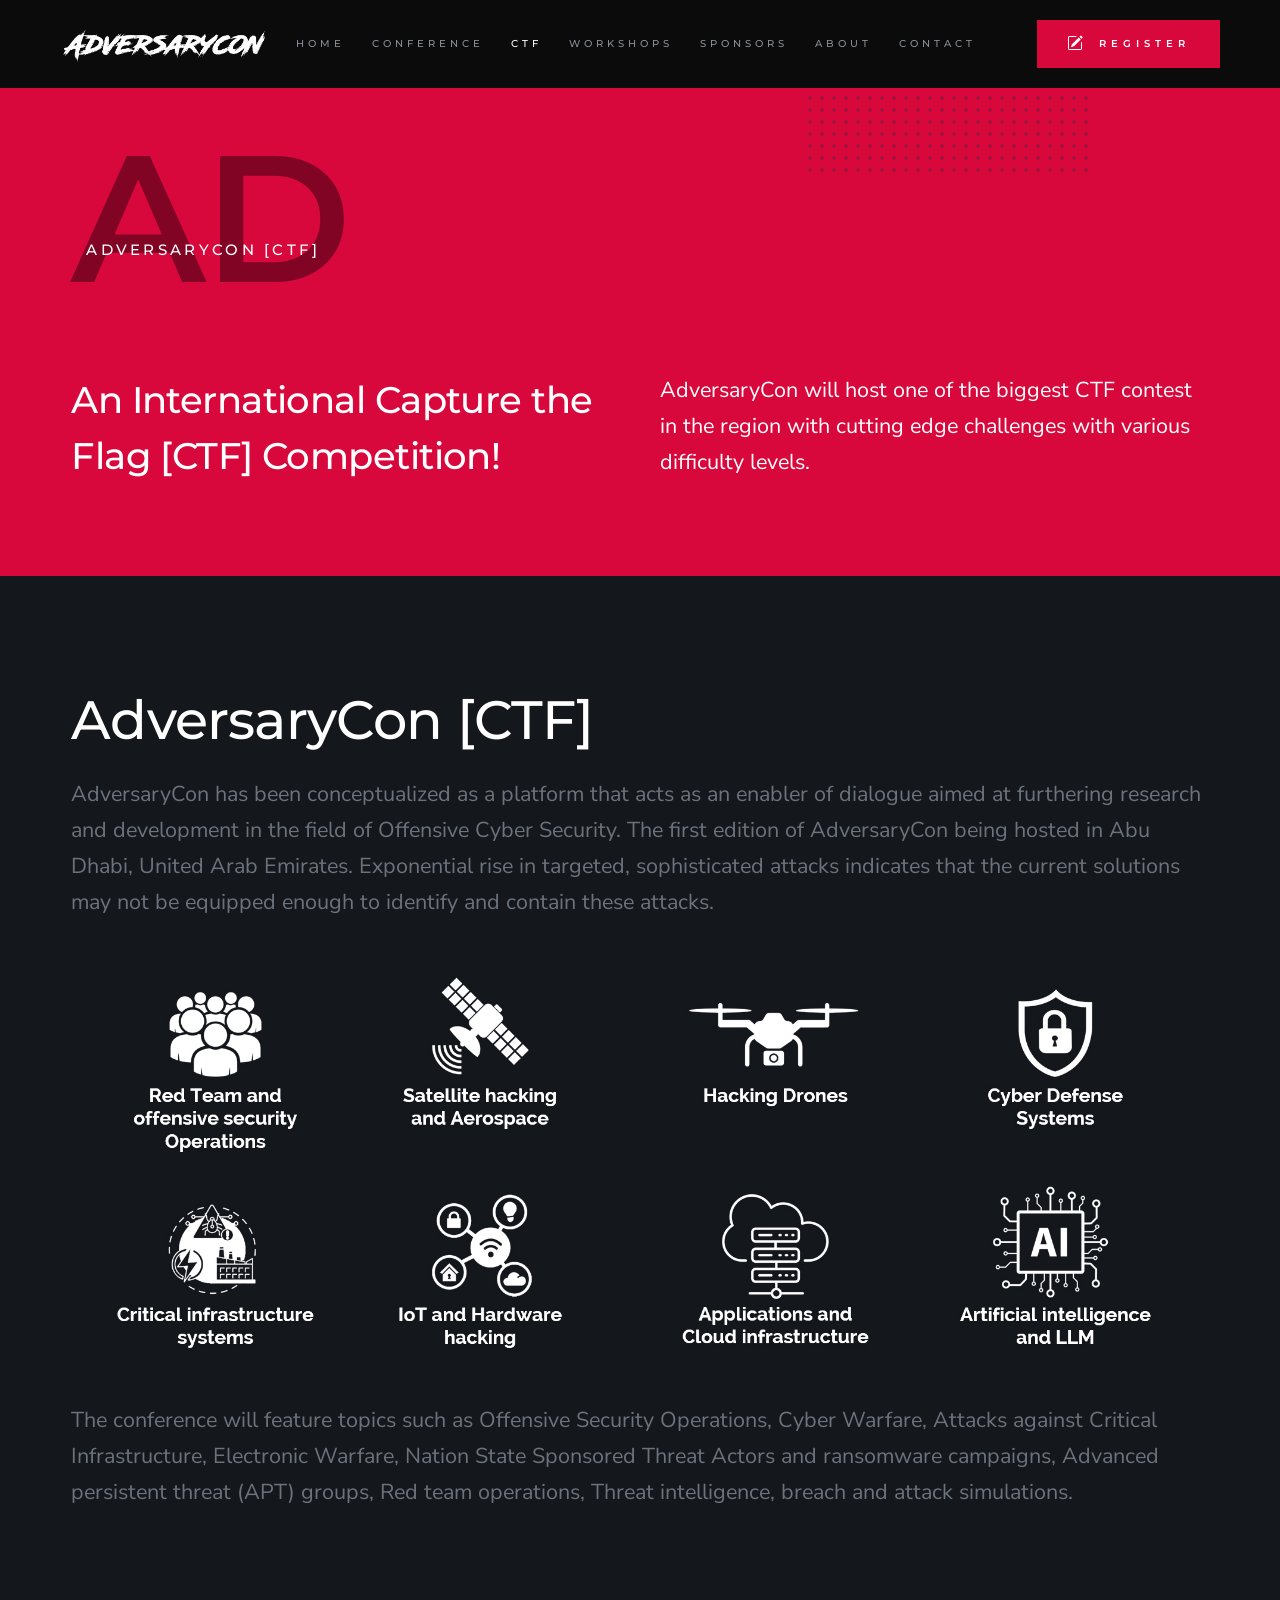
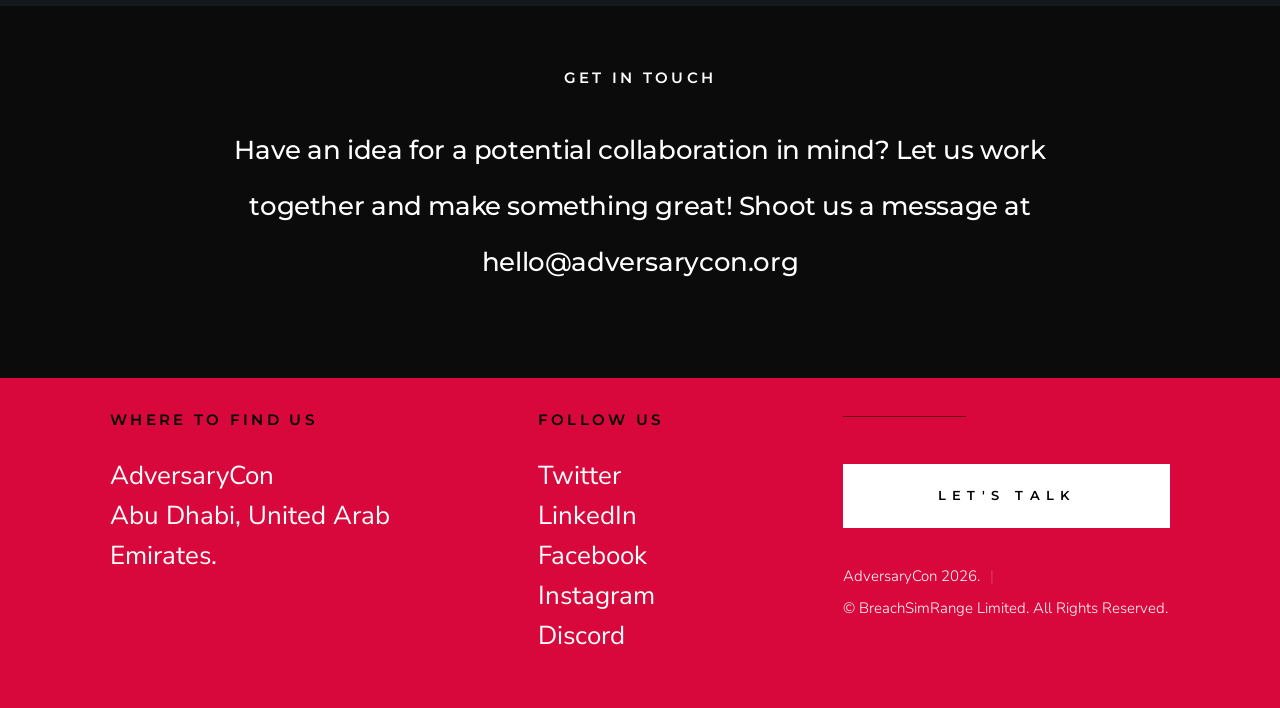
<file: ctf-2026/index.html>
<!DOCTYPE html>
<html class="no-js" lang="en">
<head>



    
    <meta charset="utf-8">
    <title>About AdversaryCon | Offensive Cyber Security Conference</title>
    <meta name="description" content="">
    <meta name="author" content="">

   
    <meta name="viewport" content="width=device-width, initial-scale=1">

    <link rel="stylesheet" href="../css/styles.css">
    <link rel="stylesheet" href="../css/vendor.css">  
    <link rel="stylesheet" href="../css/LineIcons.3.0.css">  
    
    <script src="js/modernizr.js"></script>
    <script defer src="js/fontawesome/all.min.js"></script>

    <link rel="apple-touch-icon" sizes="180x180" href="../apple-touch-icon.png">
    <link rel="icon" type="image/png" sizes="32x32" href="../favicon-32x32.png">
    <link rel="icon" type="image/png" sizes="16x16" href="../favicon-16x16.png">
    <link rel="manifest" href="../site.webmanifest">

</head>

<body id="top">



    <div id="preloader">
        <div id="loader" class="dots-fade">
            <div></div>
            <div></div>
            <div></div>
        </div>
    </div>



    <header class="s-header sticky offset scrolling" style="visibility: visible; opacity: 1;">

        <div class="s-header__logo">
            <a href="../">
                <img src="../images/adversarycon-logo.png" alt="Homepage">
            </a>    
        </div>

        <div class="s-header__content">
    
            <nav class="s-header__nav-wrap">
                <ul class="s-header__nav" style="padding-left: 90px;">
                    <li><a href="../" title="Home">Home</a></li>
                    <li><a href="../conference-2026" title="Conference">Conference</a></li>
					<li class="current"><a href="./" title="CTF">CTF</a></li>
                    <li><a href="../training" title="Training">Workshops</a></li>
  <li><a href="../sponsors" title="Sponsors">Sponsors</a></li>                   
				   <li><a href="./" title="About">About</a></li>         
                   <li><a  href="../contact" title="Contact">Contact</a></li>
                </ul>
            </nav> 

            <a href="#" class="btn btn--primary btn--small">
               <svg style="color: white" xmlns="http://www.w3.org/2000/svg" width="24" height="24" fill="currentColor" class="bi bi-pencil-square" viewBox="0 0 16 16"> <path d="M15.502 1.94a.5.5 0 0 1 0 .706L14.459 3.69l-2-2L13.502.646a.5.5 0 0 1 .707 0l1.293 1.293zm-1.75 2.456-2-2L4.939 9.21a.5.5 0 0 0-.121.196l-.805 2.414a.25.25 0 0 0 .316.316l2.414-.805a.5.5 0 0 0 .196-.12l6.813-6.814z" fill="white"></path> <path fill-rule="evenodd" d="M1 13.5A1.5 1.5 0 0 0 2.5 15h11a1.5 1.5 0 0 0 1.5-1.5v-6a.5.5 0 0 0-1 0v6a.5.5 0 0 1-.5.5h-11a.5.5 0 0 1-.5-.5v-11a.5.5 0 0 1 .5-.5H9a.5.5 0 0 0 0-1H2.5A1.5 1.5 0 0 0 1 2.5v11z" fill="white"></path> </svg>
             Register
            </a>

        </div> 

        <a class="s-header__menu-toggle" href="#0"><span>Menu</span></a>

    </header>

<style>
    .ss-boxer2::before {
      
        background-image: url(../images/dots-teal.svg);
        
    }
</style>

    <section id="about" class="ss-boxer2" style="background-color: #D9083C; padding-bottom: var(--vspace-2); padding-top: calc(4 * var(--space));">
      
        <div class="row">
            <div class="column large-12">
                <div class="section-title2" data-num="AD" data-aos="fade-up">
                    <h3 class="h6" style="color: white;">AdversaryCon [CTF]</h3>
                </div>
            </div>
            <div class="column large-6 w-900-stack">
                <h1 class="display-1" data-aos="fade-up">
                    An International Capture the Flag [CTF] Competition!

                </h1>
            </div>
            <div class="column large-6 w-900-stack">
                <p class="lead" data-aos="fade-up" style="color:white;">
                    AdversaryCon will host one of the biggest CTF contest in the region with cutting edge challenges with various difficulty levels.
                </p>
            </div>
        </div>


    </section> 


    <section id="about" class="ss-boxer3" style=" padding-bottom: var(--vspace-2); padding-top: calc(1 * var(--space));">

    <div class="row">

        <div class="column large-12 intro">

            <h1>AdversaryCon [CTF]</h1>

            <p class="lead">AdversaryCon has been conceptualized as a platform that acts as an enabler of dialogue aimed at furthering research and development in the field of Offensive Cyber Security.  The first edition of AdversaryCon being hosted in Abu Dhabi, United Arab Emirates.  
                Exponential rise in targeted, sophisticated attacks indicates that the current solutions may not be equipped enough to identify and contain these attacks.
            </p>
            <figure>
                <img src="../images/ctf-bg-xyber.jpg" 
                srcset="../images/ctf-bg-xyber.jpg 1000w, 
                ../images/ctf-bg-xyber.jpg 500w" 
                sizes="(max-width: 1000px) 100vw, 1000px" alt="">

            </figure> <p class="lead">
                The conference will feature topics such as Offensive Security Operations, Cyber Warfare, Attacks against Critical Infrastructure, Electronic Warfare, Nation State Sponsored Threat Actors and ransomware campaigns, Advanced persistent threat (APT) groups, Red team operations, Threat intelligence, breach and attack simulations.
                
            </p>

       
        </div>

    </div>     </section> 

   


 
    <section class="s-contact">

        <div class="row narrower s-contact__top h-text-center">
            <div class="column">
                <h3 class="h6" style="color: white;">Get In Touch</h3>
                <h1 class="display-1" style="font-size: 2.6rem;">
                    Have an idea for a potential collaboration in mind? Let us work together and make something great! Shoot us a message at <a style="color: white;" href="mailto:hello@adversarycon.org">hello@adversarycon.org</a>
                </h1>
            </div>
        </div> 

       

    </section>  
    <footer class="s-footer">
        <div class="row row-y-top">

            <div class="column large-8 medium-12">
                <div class="row">
                    <div class="column large-7 tab-12 s-footer__block">
                        <h4 class="h6">Where to Find Us</h4>
        
                        <p>
                        AdversaryCon <br>
                        Abu Dhabi, United Arab Emirates.<br>
                      
                        <a href=""></a>
                        </p>
                    </div>
        
                    <div class="column large-5 tab-12 s-footer__block">
                        <h4 class="h6">Follow Us</h4 class="h6">
        
                        <ul class="s-footer__list">
                            <li><a href="https://x.com/AdversaryCon">Twitter</a></li>
                            <li><a href="https://linkedin.com/company/AdversaryCon">LinkedIn</a></li>
                            <li><a href="###">Facebook</a></li>                            
                            <li><a href="##">Instagram</a></li>
                            <li><a href="#" target="_blank">Discord</a></li>



                            
                        </ul>
                    </div>
                </div>
            </div>

            <div class="column large-4 medium-12 s-footer__block--end">
                <a href="mailto:hello@adversarycon.org" class="btn h-full-width">Let's Talk</a>

                <div class="ss-copyright">
                    <span>AdversaryCon 2026.</span> 
                    <span>© BreachSimRange Limited. All Rights Reserved.</span>
                </div>
            </div>

            <div class="ss-go-top">
                <a class="smoothscroll" title="Back to Top" href="#top">
                    top
                </a>
            </div> 

        </div>
    </footer>
    

    <div aria-hidden="true" class="pswp" role="dialog" tabindex="-1">

        <div class="pswp__bg"></div>
        <div class="pswp__scroll-wrap">

            <div class="pswp__container">
                <div class="pswp__item"></div>
                <div class="pswp__item"></div>
                <div class="pswp__item"></div>
            </div>

            <div class="pswp__ui pswp__ui--hidden">
                <div class="pswp__top-bar">
                    <div class="pswp__counter"></div><button class="pswp__button pswp__button--close" title="Close (Esc)"></button> <button class="pswp__button pswp__button--share" title=
                    "Share"></button> <button class="pswp__button pswp__button--fs" title="Toggle fullscreen"></button> <button class="pswp__button pswp__button--zoom" title=
                    "Zoom in/out"></button>
                    <div class="pswp__preloader">
                        <div class="pswp__preloader__icn">
                            <div class="pswp__preloader__cut">
                                <div class="pswp__preloader__donut"></div>
                            </div>
                        </div>
                    </div>
                </div>
                <div class="pswp__share-modal pswp__share-modal--hidden pswp__single-tap">
                    <div class="pswp__share-tooltip"></div>
                </div><button class="pswp__button pswp__button--arrow--left" title="Previous (arrow left)"></button> <button class="pswp__button pswp__button--arrow--right" title=
                "Next (arrow right)"></button>
                <div class="pswp__caption">
                    <div class="pswp__caption__center"></div>
                </div>
            </div>

        </div>

    </div> 


 
    <script src="js/jquery-3.2.1.min.js"></script>
    <script src="js/plugins.js"></script>
    <script src="js/main.js"></script>

</body>

</html>
</file>
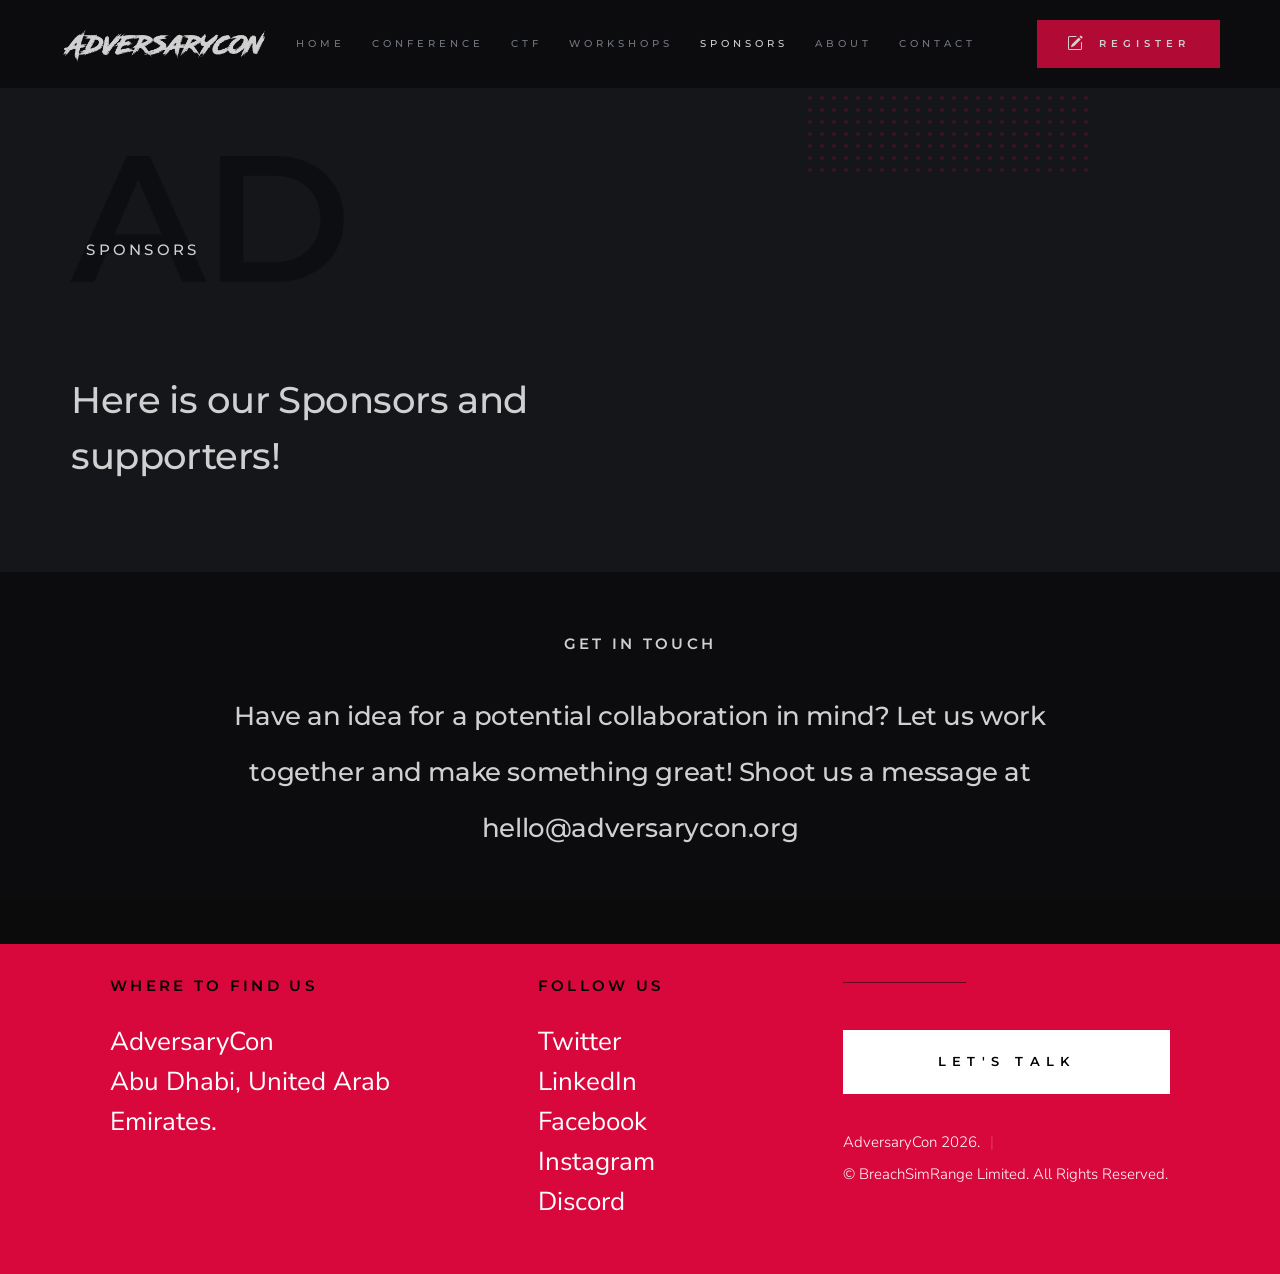
<file: sponsors/index.html>
<!DOCTYPE html>
<html class="no-js" lang="en">
<head>



    
    <meta charset="utf-8">
    <title>AdversaryCon | Offensive Cyber Security Conference</title>
    <meta name="description" content="">
    <meta name="author" content="">

   
    <meta name="viewport" content="width=device-width, initial-scale=1">

    <link rel="stylesheet" href="../css/styles.css">
    <link rel="stylesheet" href="../css/vendor.css">  
    <link rel="stylesheet" href="../css/LineIcons.3.0.css">  
    
    <script src="js/modernizr.js"></script>
    <script defer src="js/fontawesome/all.min.js"></script>

    <link rel="apple-touch-icon" sizes="180x180" href="../apple-touch-icon.png">
    <link rel="icon" type="image/png" sizes="32x32" href="../favicon-32x32.png">
    <link rel="icon" type="image/png" sizes="16x16" href="../favicon-16x16.png">
    <link rel="manifest" href="../site.webmanifest">

</head>

<body id="top">



    <div id="preloader">
        <div id="loader" class="dots-fade">
            <div></div>
            <div></div>
            <div></div>
        </div>
    </div>



    <header class="s-header sticky offset scrolling" style="visibility: visible; opacity: 1;">

        <div class="s-header__logo">
            <a href="../">
                <img src="../images/adversarycon-logo.png" alt="Homepage">
            </a>
        </div>

        <div class="s-header__content">
    
            <nav class="s-header__nav-wrap">
                <ul class="s-header__nav" style="padding-left: 90px;">
                    <li><a href="../" title="Home">Home</a></li>
                    <li><a href="../conference-2026" title="Conference">Conference</a></li>
					<li><a  href="../ctf-2026/" title="CTF">CTF</a></li>
                    <li><a href="../training" title="Training">Workshops</a></li>
  <li class="current"><a href="./" title="Sponsors">Sponsors</a></li>                   
				   <li><a href="../about" title="About">About</a></li>         
                   <li><a href="../contact" title="Contact">Contact</a></li>
                </ul>
            </nav> 

            <a href="#" class="btn btn--primary btn--small">
               <svg style="color: white" xmlns="http://www.w3.org/2000/svg" width="24" height="24" fill="currentColor" class="bi bi-pencil-square" viewBox="0 0 16 16"> <path d="M15.502 1.94a.5.5 0 0 1 0 .706L14.459 3.69l-2-2L13.502.646a.5.5 0 0 1 .707 0l1.293 1.293zm-1.75 2.456-2-2L4.939 9.21a.5.5 0 0 0-.121.196l-.805 2.414a.25.25 0 0 0 .316.316l2.414-.805a.5.5 0 0 0 .196-.12l6.813-6.814z" fill="white"></path> <path fill-rule="evenodd" d="M1 13.5A1.5 1.5 0 0 0 2.5 15h11a1.5 1.5 0 0 0 1.5-1.5v-6a.5.5 0 0 0-1 0v6a.5.5 0 0 1-.5.5h-11a.5.5 0 0 1-.5-.5v-11a.5.5 0 0 1 .5-.5H9a.5.5 0 0 0 0-1H2.5A1.5 1.5 0 0 0 1 2.5v11z" fill="white"></path> </svg>
             Register
            </a>

        </div> 

        <a class="s-header__menu-toggle" href="#0"><span>Menu</span></a>

    </header>

<style>
    .ss-boxer2::before {
      
        background-image: url(../images/dots.svg);
        
    }
</style>

    <section id="about" class="ss-boxer2" style="padding-bottom: var(--vspace-2); padding-top: calc(4 * var(--space));">
      
        <div class="row">
            <div class="column large-12">
                <div class="section-title2" data-num="AD" data-aos="fade-up">
                    <h3 class="h6" style="color: white;">Sponsors</h3>
                </div>
            </div>
            <div class="column large-6 w-900-stack">
                <h1 class="display-1" data-aos="fade-up">
                  Here is our Sponsors and supporters!
                </h1>
            </div>
            <div class="column large-6 w-900-stack">
                <p class="lead" data-aos="fade-up" style="color:white;">
                    </p>
            </div>
        </div>


    </section> 


   

   


 
    <section class="s-contact">

        <div class="row narrower s-contact__top h-text-center">
            <div class="column">
                <h3 class="h6" style="color: white;">Get In Touch</h3>
                <h1 class="display-1" style="font-size: 2.6rem;">
                    Have an idea for a potential collaboration in mind? Let us work together and make something great! Shoot us a message at <a style="color: white;" href="mailto:hello@adversarycon.org">hello@adversarycon.org</a>
                </h1>
            </div>
        </div> 

       

    </section>  
    <footer class="s-footer">
        <div class="row row-y-top">

            <div class="column large-8 medium-12">
                <div class="row">
                    <div class="column large-7 tab-12 s-footer__block">
                        <h4 class="h6">Where to Find Us</h4>
        
                        <p>
                        AdversaryCon <br>
                        Abu Dhabi, United Arab Emirates.<br>
                      
                        <a href=""></a>
                        </p>
                    </div>
        
                    <div class="column large-5 tab-12 s-footer__block">
                        <h4 class="h6">Follow Us</h4 class="h6">
        
                        <ul class="s-footer__list">
                            <li><a href="https://x.com/AdversaryCon">Twitter</a></li>
                            <li><a href="https://linkedin.com/company/AdversaryCon">LinkedIn</a></li>
                            <li><a href="###">Facebook</a></li>                            
                            <li><a href="##">Instagram</a></li>
                            <li><a href="#" target="_blank">Discord</a></li>



                            
                        </ul>
                    </div>
                </div>
            </div>

            <div class="column large-4 medium-12 s-footer__block--end">
                <a href="mailto:hello@adversarycon.org" class="btn h-full-width">Let's Talk</a>

                <div class="ss-copyright">
                    <span>AdversaryCon 2026.</span> 
                    <span>© BreachSimRange Limited. All Rights Reserved.</span>
                </div>
            </div>

            <div class="ss-go-top">
                <a class="smoothscroll" title="Back to Top" href="#top">
                    top
                </a>
            </div> 

        </div>
    </footer>
    

    <div aria-hidden="true" class="pswp" role="dialog" tabindex="-1">

        <div class="pswp__bg"></div>
        <div class="pswp__scroll-wrap">

            <div class="pswp__container">
                <div class="pswp__item"></div>
                <div class="pswp__item"></div>
                <div class="pswp__item"></div>
            </div>

            <div class="pswp__ui pswp__ui--hidden">
                <div class="pswp__top-bar">
                    <div class="pswp__counter"></div><button class="pswp__button pswp__button--close" title="Close (Esc)"></button> <button class="pswp__button pswp__button--share" title=
                    "Share"></button> <button class="pswp__button pswp__button--fs" title="Toggle fullscreen"></button> <button class="pswp__button pswp__button--zoom" title=
                    "Zoom in/out"></button>
                    <div class="pswp__preloader">
                        <div class="pswp__preloader__icn">
                            <div class="pswp__preloader__cut">
                                <div class="pswp__preloader__donut"></div>
                            </div>
                        </div>
                    </div>
                </div>
                <div class="pswp__share-modal pswp__share-modal--hidden pswp__single-tap">
                    <div class="pswp__share-tooltip"></div>
                </div><button class="pswp__button pswp__button--arrow--left" title="Previous (arrow left)"></button> <button class="pswp__button pswp__button--arrow--right" title=
                "Next (arrow right)"></button>
                <div class="pswp__caption">
                    <div class="pswp__caption__center"></div>
                </div>
            </div>

        </div>

    </div> 


 
    <script src="js/jquery-3.2.1.min.js"></script>
    <script src="js/plugins.js"></script>
    <script src="js/main.js"></script>

</body>

</html>
</file>
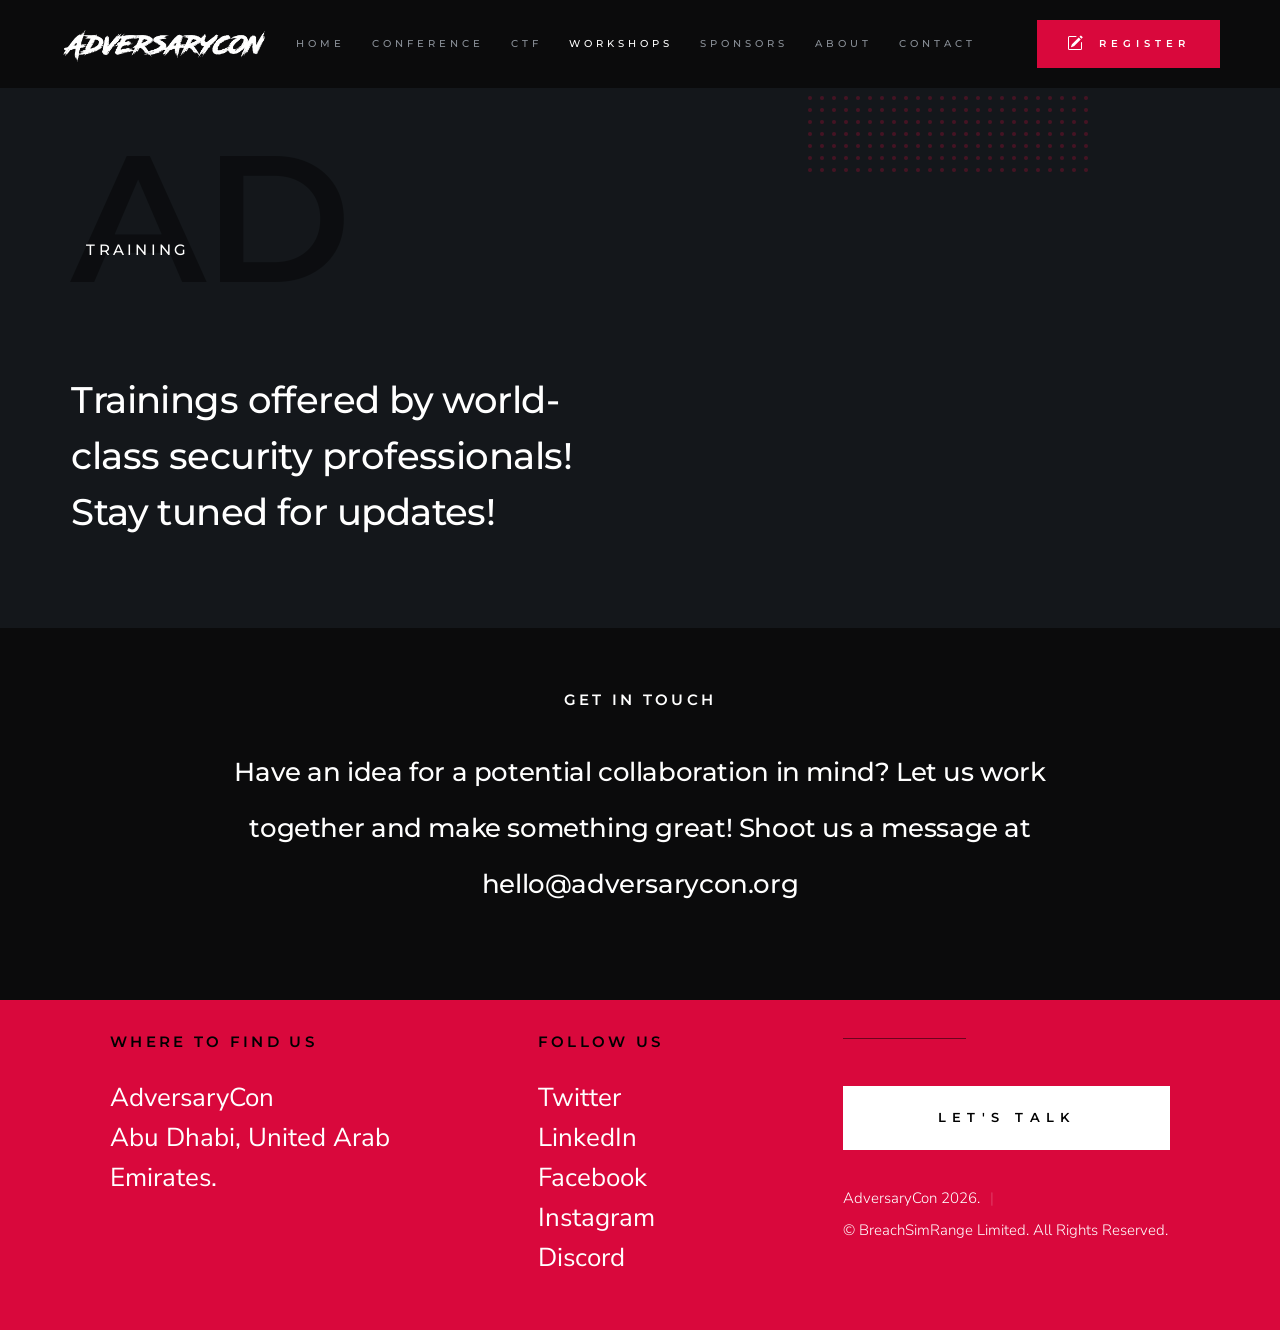
<file: training/index.html>
<!DOCTYPE html>
<html class="no-js" lang="en">
<head>



    
    <meta charset="utf-8">
    <title>Training | Offensive Cyber Security Conference</title>
    <meta name="description" content="">
    <meta name="author" content="">

   
    <meta name="viewport" content="width=device-width, initial-scale=1">

    <link rel="stylesheet" href="../css/styles.css">
    <link rel="stylesheet" href="../css/vendor.css">  
    <link rel="stylesheet" href="../css/LineIcons.3.0.css">  
    
    <script src="js/modernizr.js"></script>
    <script defer src="js/fontawesome/all.min.js"></script>

    <link rel="apple-touch-icon" sizes="180x180" href="../apple-touch-icon.png">
    <link rel="icon" type="image/png" sizes="32x32" href="../favicon-32x32.png">
    <link rel="icon" type="image/png" sizes="16x16" href="../favicon-16x16.png">
    <link rel="manifest" href="../site.webmanifest">

</head>

<body id="top">



    <div id="preloader">
        <div id="loader" class="dots-fade">
            <div></div>
            <div></div>
            <div></div>
        </div>
    </div>



    <header class="s-header sticky offset scrolling" style="visibility: visible; opacity: 1;">

        <div class="s-header__logo">
            <a href="../">
                <img src="../images/adversarycon-logo.png" alt="Homepage">
            </a>
        </div>

        <div class="s-header__content">
    
            <nav class="s-header__nav-wrap">
                <ul class="s-header__nav" style="padding-left: 90px;">
                    <li><a href="../" title="Home">Home</a></li>
                    <li><a href="../conference-2026" title="Conference">Conference</a></li>
					<li><a  href="../ctf-2026/" title="CTF">CTF</a></li>
                    <li class="current"><a href="./" title="Training">Workshops</a></li>
  <li><a href="../sponsors" title="Sponsors">Sponsors</a></li>                   
				   <li><a href="../about" title="About">About</a></li>         
                   <li><a href="../contact" title="Contact">Contact</a></li>
                </ul>
            </nav> 

            <a href="#" class="btn btn--primary btn--small">
               <svg style="color: white" xmlns="http://www.w3.org/2000/svg" width="24" height="24" fill="currentColor" class="bi bi-pencil-square" viewBox="0 0 16 16"> <path d="M15.502 1.94a.5.5 0 0 1 0 .706L14.459 3.69l-2-2L13.502.646a.5.5 0 0 1 .707 0l1.293 1.293zm-1.75 2.456-2-2L4.939 9.21a.5.5 0 0 0-.121.196l-.805 2.414a.25.25 0 0 0 .316.316l2.414-.805a.5.5 0 0 0 .196-.12l6.813-6.814z" fill="white"></path> <path fill-rule="evenodd" d="M1 13.5A1.5 1.5 0 0 0 2.5 15h11a1.5 1.5 0 0 0 1.5-1.5v-6a.5.5 0 0 0-1 0v6a.5.5 0 0 1-.5.5h-11a.5.5 0 0 1-.5-.5v-11a.5.5 0 0 1 .5-.5H9a.5.5 0 0 0 0-1H2.5A1.5 1.5 0 0 0 1 2.5v11z" fill="white"></path> </svg>
             Register
            </a>

        </div> 

        <a class="s-header__menu-toggle" href="#0"><span>Menu</span></a>

    </header>

<style>
    .ss-boxer2::before {
      
        background-image: url(../images/dots.svg);
        
    }
</style>

    <section id="about" class="ss-boxer2" style="padding-bottom: var(--vspace-2); padding-top: calc(4 * var(--space));">
      
        <div class="row">
            <div class="column large-12">
                <div class="section-title2" data-num="AD" data-aos="fade-up">
                    <h3 class="h6" style="color: white;">Training</h3>
                </div>
            </div>
            <div class="column large-6 w-900-stack">
                <h1 class="display-1" data-aos="fade-up">
                   Trainings offered by world-class security professionals!
                </br>Stay tuned for updates!
                </h1>
            </div>
            <div class="column large-6 w-900-stack">
                <p class="lead" data-aos="fade-up" style="color:white;">
                    </p>
            </div>
        </div>


    </section> 


   

   


 
    <section class="s-contact">

        <div class="row narrower s-contact__top h-text-center">
            <div class="column">
                <h3 class="h6" style="color: white;">Get In Touch</h3>
                <h1 class="display-1" style="font-size: 2.6rem;">
                    Have an idea for a potential collaboration in mind? Let us work together and make something great! Shoot us a message at <a style="color: white;" href="mailto:hello@adversarycon.org">hello@adversarycon.org</a>
                </h1>
            </div>
        </div> 

       

    </section>  
    <footer class="s-footer">
        <div class="row row-y-top">

            <div class="column large-8 medium-12">
                <div class="row">
                    <div class="column large-7 tab-12 s-footer__block">
                        <h4 class="h6">Where to Find Us</h4>
        
                        <p>
                        AdversaryCon<br>
                        Abu Dhabi, United Arab Emirates.<br>
                      
                        <a href=""></a>
                        </p>
                    </div>
        
                    <div class="column large-5 tab-12 s-footer__block">
                        <h4 class="h6">Follow Us</h4 class="h6">
        
                        <ul class="s-footer__list">
                            <li><a href="https://x.com/AdversaryCon">Twitter</a></li>
                            <li><a href="https://linkedin.com/company/AdversaryCon">LinkedIn</a></li>
                            <li><a href="###">Facebook</a></li>                            
                            <li><a href="##">Instagram</a></li>
                            <li><a href="#" target="_blank">Discord</a></li>



                            
                        </ul>
                    </div>
                </div>
            </div>

            <div class="column large-4 medium-12 s-footer__block--end">
                <a href="mailto:hello@adversarycon.org" class="btn h-full-width">Let's Talk</a>

                <div class="ss-copyright">
                    <span>AdversaryCon 2026.</span> 
                    <span>© BreachSimRange Limited. All Rights Reserved.</span>
                </div>
            </div>

            <div class="ss-go-top">
                <a class="smoothscroll" title="Back to Top" href="#top">
                    top
                </a>
            </div> 

        </div>
    </footer>
    

    <div aria-hidden="true" class="pswp" role="dialog" tabindex="-1">

        <div class="pswp__bg"></div>
        <div class="pswp__scroll-wrap">

            <div class="pswp__container">
                <div class="pswp__item"></div>
                <div class="pswp__item"></div>
                <div class="pswp__item"></div>
            </div>

            <div class="pswp__ui pswp__ui--hidden">
                <div class="pswp__top-bar">
                    <div class="pswp__counter"></div><button class="pswp__button pswp__button--close" title="Close (Esc)"></button> <button class="pswp__button pswp__button--share" title=
                    "Share"></button> <button class="pswp__button pswp__button--fs" title="Toggle fullscreen"></button> <button class="pswp__button pswp__button--zoom" title=
                    "Zoom in/out"></button>
                    <div class="pswp__preloader">
                        <div class="pswp__preloader__icn">
                            <div class="pswp__preloader__cut">
                                <div class="pswp__preloader__donut"></div>
                            </div>
                        </div>
                    </div>
                </div>
                <div class="pswp__share-modal pswp__share-modal--hidden pswp__single-tap">
                    <div class="pswp__share-tooltip"></div>
                </div><button class="pswp__button pswp__button--arrow--left" title="Previous (arrow left)"></button> <button class="pswp__button pswp__button--arrow--right" title=
                "Next (arrow right)"></button>
                <div class="pswp__caption">
                    <div class="pswp__caption__center"></div>
                </div>
            </div>

        </div>

    </div> 


 
    <script src="js/jquery-3.2.1.min.js"></script>
    <script src="js/plugins.js"></script>
    <script src="js/main.js"></script>

</body>

</html>
</file>
<file: css/styles.css>
@import url("https://fonts.googleapis.com/css?family=Montserrat:300,300i,400,400i,500,500i,600,600i,700,700i|Nunito+Sans:300,300i,400,400i,600,600i,700,700i&display=swap");

:root {
    --font-1: "Nunito Sans", sans-serif;
    --font-2: "Montserrat", sans-serif;

    /* monospace
     */
    --font-mono: Consolas, "Andale Mono", Courier, "Courier New", monospace;
}


/* ------------------------------------------------------------------- 
 * ## colors
 * ------------------------------------------------------------------- */
:root {

    /* color-1(#d9083c)
     * color-2(#eb5e55)
     * color-3(#f2d0a4)
     */
    --color-1: hsla(345, 93%, 44%, 1);
    --color-2: hsla(4, 79%, 63%, 1);
    --color-3: hsla(34, 75%, 80%, 1);

    /* theme color variations
     */
    --color-1-lighter: hsla(345, 93%, 64%, 1);
    --color-1-light  : hsla(345, 93%, 54%, 1);
    --color-1-dark   : hsla(345, 93%, 34%, 1);
    --color-1-darker : hsla(345, 93%, 24%, 1);
    --color-2-lighter: hsla(4, 79%, 83%, 1);
    --color-2-light  : hsla(4, 79%, 73%, 1);
    --color-2-dark   : hsla(4, 79%, 53%, 1);
    --color-2-darker : hsla(4, 79%, 43%, 1);

    /* feedback colors
     * color-error(#ffd1d2), color-success(#c8e675), 
     * color-info(#d7ecfb), color-notice(#fff099)
     */
    --color-error          : hsla(359, 100%, 91%, 1);
    --color-success        : hsla(76, 69%, 68%, 1);
    --color-info           : hsla(205, 82%, 91%, 1);
    --color-notice         : hsla(51, 100%, 80%, 1);
    --color-error-content  : hsla(359, 50%, 50%, 1);
    --color-success-content: hsla(76, 29%, 28%, 1);
    --color-info-content   : hsla(205, 32%, 31%, 1);
    --color-notice-content : hsla(51, 30%, 30%, 1);

    /* shades 
     * generated using 
     * Tint & Shade Generator 
     * (https://maketintsandshades.com/)
     */
    --color-black  : #000000;
    --color-gray-19: #0b0b0c;
    --color-gray-18: #161719;
    --color-gray-17: #202225;
    --color-gray-16: #2b2e32;
    --color-gray-15: #363a3f;
    --color-gray-14: #41454b;
    --color-gray-13: #4c5158;
    --color-gray-12: #565c64;
    --color-gray-11: #616871;
    --color-gray-10: #6c737d;
    --color-gray-9 : #7b818a;
    --color-gray-8 : #898f97;
    --color-gray-7 : #989da4;
    --color-gray-6 : #a7abb1;
    --color-gray-5 : #b6b9be;
    --color-gray-4 : #c4c7cb;
    --color-gray-3 : #d3d5d8;
    --color-gray-2 : #e2e3e5;
    --color-gray-1 : #f0f1f2;
    --color-white  : #ffffff;

    /* text
     */
    --color-text       : var(--color-gray-10);
    --color-text-dark  : var(--color-white);
    --color-text-light : var(--color-gray-12);
    --color-placeholder: var(--color-gray-11);

    /* buttons
     */
    --color-btn                   : var(--color-gray-15);
    --color-btn-text              : var(--color-white);
    --color-btn-hover             : var(--color-white);
    --color-btn-hover-text        : var(--color-black);
    --color-btn-primary           : var(--color-1);
    --color-btn-primary-text      : var(--color-white);
    --color-btn-primary-hover     : var(--color-white);
    --color-btn-primary-hover-text: var(--color-black);
    --color-btn-stroke            : var(--color-white);
    --color-btn-stroke-text       : var(--color-white);
    --color-btn-stroke-hover      : var(--color-white);
    --color-btn-stroke-hover-text : var(--color-black);

    /* others
     */
    --color-body  : var(--color-1);
    --color-bg    : #14171B;
    --color-border: var(--color-gray-17);
}


/* ------------------------------------------------------------------- 
 * ## vertical spacing and typescale
 * ------------------------------------------------------------------- */
:root {

    /* spacing
     * base font size: 18px 
     * vertical space unit : 32px
     */
    --base-size     : 62.5%;
    --base-font-size: 1.8rem;
    --space         : 3.2rem;

    /* vertical spacing 
     */
    --vspace-0_25: calc(0.25 * var(--space));
    --vspace-0_5 : calc(0.5 * var(--space));
    --vspace-0_75: calc(0.75 * var(--space));
    --vspace-1   : calc(var(--space));
    --vspace-1_25: calc(1.25 * var(--space));
    --vspace-1_5 : calc(1.5 * var(--space));
    --vspace-1_75: calc(1.75 * var(--space));
    --vspace-2   : calc(2 * var(--space));
    --vspace-2_5 : calc(2.5 * var(--space));
    --vspace-3   : calc(3 * var(--space));
    --vspace-3_5 : calc(3.5 * var(--space));
    --vspace-4   : calc(4 * var(--space));

    /* type scale
     * ratio 1:2 | base: 18px
     * -------------------------------------------------------
     *
     * --text-display-3 = (77.40px)
     * --text-display-2 = (64.50px)
     * --text-display-1 = (53.75px)
     * --text-xxxl      = (44.79px)
     * --text-xxl       = (37.32px)
     * --text-xl        = (31.10px)
     * --text-lg        = (25.92px)
     * --text-md        = (21.60px)
     * --text-size      = (18.00px) BASE
     * --text-sm        = (15.00px)
     * --text-xs        = (12.50px)
     *
     * -------------------------------------------------------
     */
    --text-scale-ratio: 1.2;
    --text-size       : var(--base-font-size);
    --text-xs         : calc((var(--text-size) / var(--text-scale-ratio)) / var(--text-scale-ratio));
    --text-sm         : calc(var(--text-xs) * var(--text-scale-ratio));
    --text-md         : calc(var(--text-sm) * var(--text-scale-ratio) * var(--text-scale-ratio));
    --text-lg         : calc(var(--text-md) * var(--text-scale-ratio));
    --text-xl         : calc(var(--text-lg) * var(--text-scale-ratio));
    --text-xxl        : calc(var(--text-xl) * var(--text-scale-ratio));
    --text-xxxl       : calc(var(--text-xxl) * var(--text-scale-ratio));
    --text-display-1  : calc(var(--text-xxxl) * var(--text-scale-ratio));
    --text-display-2  : calc(var(--text-display-1) * var(--text-scale-ratio));
    --text-display-3  : calc(var(--text-display-2) * var(--text-scale-ratio));

    /* default button height
     */
    --vspace-btn: var(--vspace-2);
}

/* on mobile devices below 480px
 */
@media screen and (max-width: 480px) {
    :root {
        --base-font-size: 1.6rem;
        --space         : 2.8rem;
    }
}


/* ------------------------------------------------------------------- 
 * ## grid variables
 * ------------------------------------------------------------------- */
:root {

    /* widths for rows and containers
     */
    --width-full    : 100%;
    --width-max     : 1200px;
    --width-wide    : 1400px;
    --width-wider   : 1600px;
    --width-widest  : 1800px;
    --width-narrow  : 1000px;
    --width-narrower: 900px;
    --width-grid-max: var(--width-max);

    /* gutters
     */
    --gutter-lg : 2rem;
    --gutter-md : 1.6rem;
    --gutter-mob: 1rem;
}



/* ==========================================================================
 * # normalize
 * normalize.css v8.0.1 | MIT License |
 * github.com/necolas/normalize.css
 *
 * -------------------------------------------------------------------------- */

/* ------------------------------------------------------------------- 
 * ## document
 * ------------------------------------------------------------------- */

/* 1. Correct the line height in all browsers.
 * 2. Prevent adjustments of font size after orientation changes in iOS.*/

html {
    line-height: 1.15;
    /* 1 */
    -webkit-text-size-adjust: 100%;
    /* 2 */
}

/* ------------------------------------------------------------------- 
 * ## sections
 * ------------------------------------------------------------------- */

/* Remove the margin in all browsers. */

body {
    margin: 0;
}

/* Render the `main` element consistently in IE. */

main {
    display: block;
}

/* Correct the font size and margin on `h1` elements within `section` and
 * `article` contexts in Chrome, Firefox, and Safari. */

h1 {
    font-size: 2em;
    margin: 0.67em 0;
}

/* ------------------------------------------------------------------- 
 * ## grouping
 * ------------------------------------------------------------------- */

/* 1. Add the correct box sizing in Firefox.
 * 2. Show the overflow in Edge and IE. */

hr {
    -webkit-box-sizing: content-box;
    box-sizing: content-box;
    /* 1 */
    height: 0;
    /* 1 */
    overflow: visible;
    /* 2 */
}

/* 1. Correct the inheritance and scaling of font size in all browsers.
 * 2. Correct the odd `em` font sizing in all browsers. */

pre {
    font-family: monospace, monospace;
    /* 1 */
    font-size: 1em;
    /* 2 */
}

/* ------------------------------------------------------------------- 
 * ## text-level semantics
 * ------------------------------------------------------------------- */

/* Remove the gray background on active links in IE 10. */

a {
    background-color: transparent;
}

/* 1. Remove the bottom border in Chrome 57-
 * 2. Add the correct text decoration in Chrome, Edge, IE, Opera, and Safari. */

abbr[title] {
    border-bottom: none;
    /* 1 */
    text-decoration: underline;
    /* 2 */
    -webkit-text-decoration: underline dotted;
    text-decoration: underline dotted;
    /* 2 */
}

/* Add the correct font weight in Chrome, Edge, and Safari. */

b, strong {
    font-weight: bolder;
}

/* 1. Correct the inheritance and scaling of font size in all browsers.
 * 2. Correct the odd `em` font sizing in all browsers. */

code, kbd, samp {
    font-family: monospace, monospace;
    /* 1 */
    font-size: 1em;
    /* 2 */
}

/* Add the correct font size in all browsers. */

small {
    font-size: 80%;
}

/* Prevent `sub` and `sup` elements from affecting the line height in
 * all browsers. */

sub, sup {
    font-size: 75%;
    line-height: 0;
    position: relative;
    vertical-align: baseline;
}

sub {
    bottom: -0.25em;
}

sup {
    top: -0.5em;
}

/* ------------------------------------------------------------------- 
 * ## embedded content
 * ------------------------------------------------------------------- */

/* Remove the border on images inside links in IE 10. */

img {
    border-style: none;
}

/* ------------------------------------------------------------------- 
 * ## forms
 * ------------------------------------------------------------------- */

/* 1. Change the font styles in all browsers.
 * 2. Remove the margin in Firefox and Safari. */

button, input, optgroup, select, textarea {
    font-family: inherit;
    /* 1 */
    font-size: 100%;
    /* 1 */
    line-height: 1.15;
    /* 1 */
    margin: 0;
    /* 2 */
}

/* Show the overflow in IE.
 * 1. Show the overflow in Edge. */

button, input {
    /* 1 */
    overflow: visible;
}

/* Remove the inheritance of text transform in Edge, Firefox, and IE.
 * 1. Remove the inheritance of text transform in Firefox. */

button, select {
    /* 1 */
    text-transform: none;
}

/* Correct the inability to style clickable types in iOS and Safari. */

button, [type="button"], [type="reset"], [type="submit"] {
    -webkit-appearance: button;
}

/* Remove the inner border and padding in Firefox. */

button::-moz-focus-inner, [type="button"]::-moz-focus-inner, [type="reset"]::-moz-focus-inner, [type="submit"]::-moz-focus-inner {
    border-style: none;
    padding: 0;
}

/* Restore the focus styles unset by the previous rule. */

button:-moz-focusring, [type="button"]:-moz-focusring, [type="reset"]:-moz-focusring, [type="submit"]:-moz-focusring {
    outline: 1px dotted ButtonText;
}

/* Correct the padding in Firefox. */

fieldset {
    padding: 0.35em 0.75em 0.625em;
}

/* 1. Correct the text wrapping in Edge and IE.
 * 2. Correct the color inheritance from `fieldset` elements in IE.
 * 3. Remove the padding so developers are not caught out when they zero out
 *    `fieldset` elements in all browsers. */

legend {
    -webkit-box-sizing: border-box;
    box-sizing: border-box;
    /* 1 */
    color: inherit;
    /* 2 */
    display: table;
    /* 1 */
    max-width: 100%;
    /* 1 */
    padding: 0;
    /* 3 */
    white-space: normal;
    /* 1 */
}

/* Add the correct vertical alignment in Chrome, Firefox, and Opera. */

progress {
    vertical-align: baseline;
}

/* Remove the default vertical scrollbar in IE 10+. */

textarea {
    overflow: auto;
}

/* 1. Add the correct box sizing in IE 10.
 * 2. Remove the padding in IE 10. */

[type="checkbox"], [type="radio"] {
    -webkit-box-sizing: border-box;
    box-sizing: border-box;
    /* 1 */
    padding: 0;
    /* 2 */
}

/* Correct the cursor style of increment and decrement buttons in Chrome. */

[type="number"]::-webkit-inner-spin-button, [type="number"]::-webkit-outer-spin-button {
    height: auto;
}

/* 1. Correct the odd appearance in Chrome and Safari.
 * 2. Correct the outline style in Safari. */

[type="search"] {
    -webkit-appearance: textfield;
    /* 1 */
    outline-offset: -2px;
    /* 2 */
}

/* Remove the inner padding in Chrome and Safari on macOS. */

[type="search"]::-webkit-search-decoration {
    -webkit-appearance: none;
}

/* 1. Correct the inability to style clickable types in iOS and Safari.
 * 2. Change font properties to `inherit` in Safari. */

::-webkit-file-upload-button {
    -webkit-appearance: button;
    /* 1 */
    font: inherit;
    /* 2 */
}

/* ------------------------------------------------------------------- 
 * ## interactive
 * ------------------------------------------------------------------- */

/* Add the correct display in Edge, IE 10+, and Firefox. */

details {
    display: block;
}

/* Add the correct display in all browsers. */

summary {
    display: list-item;
}

/* ------------------------------------------------------------------- 
 * ## misc
 * ------------------------------------------------------------------- */

/* Add the correct display in IE 10+. */

template {
    display: none;
}

/* Add the correct display in IE 10. */

[hidden] {
    display: none;
}



/* ===================================================================
 * # basic/base setup styles
 *
 * ------------------------------------------------------------------- */
html {
    font-size: 62.5%;
    -webkit-box-sizing: border-box;
    box-sizing: border-box;
}

*, *::before, *::after {
    -webkit-box-sizing: inherit;
    box-sizing: inherit;
}

body {
    font-weight: normal;
    line-height: 1;
    word-wrap: break-word;
    -moz-font-smoothing: grayscale;
    -moz-osx-font-smoothing: grayscale;
    -webkit-font-smoothing: antialiased;
    -webkit-overflow-scrolling: touch;
    -webkit-text-size-adjust: none;
}


/* ------------------------------------------------------------------- 
 * ## media
 * ------------------------------------------------------------------- */
svg, img, video embed, iframe, object {
    max-width: 100%;
    height: auto;
}


/* ------------------------------------------------------------------- 
 * ## typography resets
 * ------------------------------------------------------------------- */
div, dl, dt, dd, ul, ol, li, h1, h2, h3, h4, h5, h6, pre, form, p, blockquote, th, td {
    margin: 0;
    padding: 0;
}

p {
    font-size: inherit;
    text-rendering: optimizeLegibility;
}

em, i {
    font-style: italic;
    line-height: inherit;
}

strong, b {
    font-weight: bold;
    line-height: inherit;
}

small {
    font-size: 60%;
    line-height: inherit;
}

ol, ul {
    list-style: none;
}

li {
    display: block;
}


/* ------------------------------------------------------------------- 
 * ## links
 * ------------------------------------------------------------------- */
a {
    text-decoration: none;
    line-height: inherit;
}

a img {
    border: none;
}


/* ------------------------------------------------------------------- 
 * ## inputs
 * ------------------------------------------------------------------- */
fieldset {
    margin: 0;
    padding: 0;
}

input[type="email"], 
input[type="number"], 
input[type="search"], 
input[type="text"], 
input[type="tel"], 
input[type="url"], 
input[type="password"], 
textarea {
    -webkit-appearance: none;
    -moz-appearance: none;
    appearance: none;
}



/* ===================================================================
 * # Grid v3.0.0
 *
 *   -----------------------------------------------------------------
 * - Grid breakpoints are based on MAXIMUM WIDTH media queries, 
 *   meaning they apply to that one breakpoint and ALL THOSE BELOW IT.
 * - Grid columns without a specified width will automatically layout 
 *   as equal width columns.
 * ------------------------------------------------------------------- */

/* rows
 * ------------------------------------- */
.row {
    width: 92%;
    max-width: var(--width-grid-max);
    margin: 0 auto;
    display: -ms-flexbox;
    display: -webkit-box;
    display: flex;
    -ms-flex-flow: row wrap;
    -webkit-box-orient: horizontal;
    -webkit-box-direction: normal;
    flex-flow: row wrap;
}

.row .row {
    width: auto;
    max-width: none;
    margin-left: calc(var(--gutter-lg) * -1);
    margin-right: calc(var(--gutter-lg) * -1);
}

/* columns
 * -------------------------------------- */
.column {
    -ms-flex: 1 1 0%;
    -webkit-box-flex: 1;
    flex: 1 1 0%;
    padding: 0 var(--gutter-lg);
}

.collapse>.column, .column.collapse {
    padding: 0;
}

/* flex row containers utility classes
 */
.row.row-wrap {
    -ms-flex-wrap: wrap;
    flex-wrap: wrap;
}

.row.row-nowrap {
    -ms-flex-wrap: none;
    flex-wrap: nowrap;
}

.row.row-y-top {
    -ms-flex-align: start;
    -webkit-box-align: start;
    align-items: flex-start;
}

.row.row-y-bottom {
    -ms-flex-align: end;
    -webkit-box-align: end;
    align-items: flex-end;
}

.row.row-y-center {
    -ms-flex-align: center;
    -webkit-box-align: center;
    align-items: center;
}

.row.row-stretch {
    -ms-flex-align: stretch;
    -webkit-box-align: stretch;
    align-items: stretch;
}

.row.row-baseline {
    -ms-flex-align: baseline;
    -webkit-box-align: baseline;
    align-items: baseline;
}

.row.row-x-left {
    -ms-flex-pack: start;
    -webkit-box-pack: start;
    justify-content: flex-start;
}

.row.row-x-right {
    -ms-flex-pack: end;
    -webkit-box-pack: end;
    justify-content: flex-end;
}

.row.row-x-center {
    -ms-flex-pack: center;
    -webkit-box-pack: center;
    justify-content: center;
}

/* flex item utility alignment classes
 */
.align-center {
    margin: auto;
    -webkit-align-self: center;
    -ms-flex-item-align: center;
    -ms-grid-row-align: center;
    align-self: center;
}

.align-left {
    margin-right: auto;
    -webkit-align-self: center;
    -ms-flex-item-align: center;
    -ms-grid-row-align: center;
    align-self: center;
}

.align-right {
    margin-left: auto;
    -webkit-align-self: center;
    -ms-flex-item-align: center;
    -ms-grid-row-align: center;
    align-self: center;
}

.align-x-center {
    margin-right: auto;
    margin-left: auto;
}

.align-x-left {
    margin-right: auto;
}

.align-x-right {
    margin-left: auto;
}

.align-y-center {
    -webkit-align-self: center;
    -ms-flex-item-align: center;
    -ms-grid-row-align: center;
    align-self: center;
}

.align-y-top {
    -webkit-align-self: flex-start;
    -ms-flex-item-align: start;
    align-self: flex-start;
}

.align-y-bottom {
    -webkit-align-self: flex-end;
    -ms-flex-item-align: end;
    align-self: flex-end;
}

/* large screen column widths 
 */
.large-1 {
    -ms-flex: 0 0 8.33333%;
    -webkit-box-flex: 0;
    flex: 0 0 8.33333%;
    max-width: 8.33333%;
}

.large-2 {
    -ms-flex: 0 0 16.66667%;
    -webkit-box-flex: 0;
    flex: 0 0 16.66667%;
    max-width: 16.66667%;
}

.large-3 {
    -ms-flex: 0 0 25%;
    -webkit-box-flex: 0;
    flex: 0 0 25%;
    max-width: 25%;
}

.large-4 {
    -ms-flex: 0 0 33.33333%;
    -webkit-box-flex: 0;
    flex: 0 0 33.33333%;
    max-width: 33.33333%;
}

.large-5 {
    -ms-flex: 0 0 41.66667%;
    -webkit-box-flex: 0;
    flex: 0 0 41.66667%;
    max-width: 41.66667%;
}

.large-6 {
    -ms-flex: 0 0 50%;
    -webkit-box-flex: 0;
    flex: 0 0 50%;
    max-width: 50%;
}

.large-7 {
    -ms-flex: 0 0 58.33333%;
    -webkit-box-flex: 0;
    flex: 0 0 58.33333%;
    max-width: 58.33333%;
}

.large-8 {
    -ms-flex: 0 0 66.66667%;
    -webkit-box-flex: 0;
    flex: 0 0 66.66667%;
    max-width: 66.66667%;
}

.large-9 {
    -ms-flex: 0 0 75%;
    -webkit-box-flex: 0;
    flex: 0 0 75%;
    max-width: 75%;
}

.large-10 {
    -ms-flex: 0 0 83.33333%;
    -webkit-box-flex: 0;
    flex: 0 0 83.33333%;
    max-width: 83.33333%;
}

.large-11 {
    -ms-flex: 0 0 91.66667%;
    -webkit-box-flex: 0;
    flex: 0 0 91.66667%;
    max-width: 91.66667%;
}

.large-12 {
    -ms-flex: 0 0 100%;
    -webkit-box-flex: 0;
    flex: 0 0 100%;
    max-width: 100%;
}


/* ------------------------------------------------------------------- 
 * ## medium screen devices
 * ------------------------------------------------------------------- */
@media screen and (max-width: 1200px) {
    .row .row {
        margin-left: calc(var(--gutter-md) * -1);
        margin-right: calc(var(--gutter-md) * -1);
    }
    .column {
        padding: 0 var(--gutter-md);
    }
    .medium-1 {
        -ms-flex: 0 0 8.33333%;
        -webkit-box-flex: 0;
        flex: 0 0 8.33333%;
        max-width: 8.33333%;
    }
    .medium-2 {
        -ms-flex: 0 0 16.66667%;
        -webkit-box-flex: 0;
        flex: 0 0 16.66667%;
        max-width: 16.66667%;
    }
    .medium-3 {
        -ms-flex: 0 0 25%;
        -webkit-box-flex: 0;
        flex: 0 0 25%;
        max-width: 25%;
    }
    .medium-4 {
        -ms-flex: 0 0 33.33333%;
        -webkit-box-flex: 0;
        flex: 0 0 33.33333%;
        max-width: 33.33333%;
    }
    .medium-5 {
        -ms-flex: 0 0 41.66667%;
        -webkit-box-flex: 0;
        flex: 0 0 41.66667%;
        max-width: 41.66667%;
    }
    .medium-6 {
        -ms-flex: 0 0 50%;
        -webkit-box-flex: 0;
        flex: 0 0 50%;
        max-width: 50%;
    }
    .medium-7 {
        -ms-flex: 0 0 58.33333%;
        -webkit-box-flex: 0;
        flex: 0 0 58.33333%;
        max-width: 58.33333%;
    }
    .medium-8 {
        -ms-flex: 0 0 66.66667%;
        -webkit-box-flex: 0;
        flex: 0 0 66.66667%;
        max-width: 66.66667%;
    }
    .medium-9 {
        -ms-flex: 0 0 75%;
        -webkit-box-flex: 0;
        flex: 0 0 75%;
        max-width: 75%;
    }
    .medium-10 {
        -ms-flex: 0 0 83.33333%;
        -webkit-box-flex: 0;
        flex: 0 0 83.33333%;
        max-width: 83.33333%;
    }
    .medium-11 {
        -ms-flex: 0 0 91.66667%;
        -webkit-box-flex: 0;
        flex: 0 0 91.66667%;
        max-width: 91.66667%;
    }
    .medium-12 {
        -ms-flex: 0 0 100%;
        -webkit-box-flex: 0;
        flex: 0 0 100%;
        max-width: 100%;
    }
}


/* ------------------------------------------------------------------- 
 * ## tablets
 * ------------------------------------------------------------------- */
@media screen and (max-width: 800px) {
    .row {
        width: 90%;
    }
    .tab-1 {
        -ms-flex: 0 0 8.33333%;
        -webkit-box-flex: 0;
        flex: 0 0 8.33333%;
        max-width: 8.33333%;
    }
    .tab-2 {
        -ms-flex: 0 0 16.66667%;
        -webkit-box-flex: 0;
        flex: 0 0 16.66667%;
        max-width: 16.66667%;
    }
    .tab-3 {
        -ms-flex: 0 0 25%;
        -webkit-box-flex: 0;
        flex: 0 0 25%;
        max-width: 25%;
    }
    .tab-4 {
        -ms-flex: 0 0 33.33333%;
        -webkit-box-flex: 0;
        flex: 0 0 33.33333%;
        max-width: 33.33333%;
    }
    .tab-5 {
        -ms-flex: 0 0 41.66667%;
        -webkit-box-flex: 0;
        flex: 0 0 41.66667%;
        max-width: 41.66667%;
    }
    .tab-6 {
        -ms-flex: 0 0 50%;
        -webkit-box-flex: 0;
        flex: 0 0 50%;
        max-width: 50%;
    }
    .tab-7 {
        -ms-flex: 0 0 58.33333%;
        -webkit-box-flex: 0;
        flex: 0 0 58.33333%;
        max-width: 58.33333%;
    }
    .tab-8 {
        -ms-flex: 0 0 66.66667%;
        -webkit-box-flex: 0;
        flex: 0 0 66.66667%;
        max-width: 66.66667%;
    }
    .tab-9 {
        -ms-flex: 0 0 75%;
        -webkit-box-flex: 0;
        flex: 0 0 75%;
        max-width: 75%;
    }
    .tab-10 {
        -ms-flex: 0 0 83.33333%;
        -webkit-box-flex: 0;
        flex: 0 0 83.33333%;
        max-width: 83.33333%;
    }
    .tab-11 {
        -ms-flex: 0 0 91.66667%;
        -webkit-box-flex: 0;
        flex: 0 0 91.66667%;
        max-width: 91.66667%;
    }
    .tab-12 {
        -ms-flex: 0 0 100%;
        -webkit-box-flex: 0;
        flex: 0 0 100%;
        max-width: 100%;
    }
    .hide-on-tablet {
        display: none;
    }
}


/* ------------------------------------------------------------------- 
 * ## mobile devices
 * ------------------------------------------------------------------- */
@media screen and (max-width: 600px) {
    .row {
        width: 100%;
        padding-left: 6vw;
        padding-right: 6vw;
    }
    .row .row {
        margin-left: calc(var(--gutter-mob) * -1);
        margin-right: calc(var(--gutter-mob) * -1);
        padding-left: 0;
        padding-right: 0;
    }
    .column {
        padding: 0 var(--gutter-mob);
    }
    .mob-1 {
        -ms-flex: 0 0 8.33333%;
        -webkit-box-flex: 0;
        flex: 0 0 8.33333%;
        max-width: 8.33333%;
    }
    .mob-2 {
        -ms-flex: 0 0 16.66667%;
        -webkit-box-flex: 0;
        flex: 0 0 16.66667%;
        max-width: 16.66667%;
    }
    .mob-3 {
        -ms-flex: 0 0 25%;
        -webkit-box-flex: 0;
        flex: 0 0 25%;
        max-width: 25%;
    }
    .mob-4 {
        -ms-flex: 0 0 33.33333%;
        -webkit-box-flex: 0;
        flex: 0 0 33.33333%;
        max-width: 33.33333%;
    }
    .mob-5 {
        -ms-flex: 0 0 41.66667%;
        -webkit-box-flex: 0;
        flex: 0 0 41.66667%;
        max-width: 41.66667%;
    }
    .mob-6 {
        -ms-flex: 0 0 50%;
        -webkit-box-flex: 0;
        flex: 0 0 50%;
        max-width: 50%;
    }
    .mob-7 {
        -ms-flex: 0 0 58.33333%;
        -webkit-box-flex: 0;
        flex: 0 0 58.33333%;
        max-width: 58.33333%;
    }
    .mob-8 {
        -ms-flex: 0 0 66.66667%;
        -webkit-box-flex: 0;
        flex: 0 0 66.66667%;
        max-width: 66.66667%;
    }
    .mob-9 {
        -ms-flex: 0 0 75%;
        -webkit-box-flex: 0;
        flex: 0 0 75%;
        max-width: 75%;
    }
    .mob-10 {
        -ms-flex: 0 0 83.33333%;
        -webkit-box-flex: 0;
        flex: 0 0 83.33333%;
        max-width: 83.33333%;
    }
    .mob-11 {
        -ms-flex: 0 0 91.66667%;
        -webkit-box-flex: 0;
        flex: 0 0 91.66667%;
        max-width: 91.66667%;
    }
    .mob-12 {
        -ms-flex: 0 0 100%;
        -webkit-box-flex: 0;
        flex: 0 0 100%;
        max-width: 100%;
    }
    .hide-on-mobile {
        display: none;
    }
}

/* ------------------------------------------------------------------- 
 * ## small mobile devices <= 400px
 * ------------------------------------------------------------------- */
@media screen and (max-width: 400px) {
    .row .row {
        margin-left: 0;
        margin-right: 0;
    }
    .column {
        -ms-flex: 0 0 100%;
        -webkit-box-flex: 0;
        flex: 0 0 100%;
        max-width: 100%;
        margin-left: 0;
        margin-right: 0;
        padding: 0;
    }
}



/* ===================================================================
 * # block grids
 *
 * -------------------------------------------------------------------
 * Equally-sized columns define at parent/row level.
 * ------------------------------------------------------------------- */
.block-large-1-8>.column {
    -ms-flex: 0 0 12.5%;
    -webkit-box-flex: 0;
    flex: 0 0 12.5%;
    max-width: 12.5%;
}

.block-large-1-6>.column {
    -ms-flex: 0 0 16.66667%;
    -webkit-box-flex: 0;
    flex: 0 0 16.66667%;
    max-width: 16.66667%;
}

.block-large-1-5>.column {
    -ms-flex: 0 0 20%;
    -webkit-box-flex: 0;
    flex: 0 0 20%;
    max-width: 20%;
}

.block-large-1-4>.column {
    -ms-flex: 0 0 25%;
    -webkit-box-flex: 0;
    flex: 0 0 25%;
    max-width: 25%;
}

.block-large-1-3>.column {
    -ms-flex: 0 0 33.33333%;
    -webkit-box-flex: 0;
    flex: 0 0 33.33333%;
    max-width: 33.33333%;
}

.block-large-1-2>.column {
    -ms-flex: 0 0 50%;
    -webkit-box-flex: 0;
    flex: 0 0 50%;
    max-width: 50%;
}

.block-large-full>.column {
    -ms-flex: 0 0 100%;
    -webkit-box-flex: 0;
    flex: 0 0 100%;
    max-width: 100%;
}


/* ------------------------------------------------------------------- 
 * ## block grids - medium screen devices
 * ------------------------------------------------------------------- */
@media screen and (max-width: 1200px) {
    .block-medium-1-8>.column {
        -ms-flex: 0 0 12.5%;
        -webkit-box-flex: 0;
        flex: 0 0 12.5%;
        max-width: 12.5%;
    }
    .block-medium-1-6>.column {
        -ms-flex: 0 0 16.66667%;
        -webkit-box-flex: 0;
        flex: 0 0 16.66667%;
        max-width: 16.66667%;
    }
    .block-medium-1-5>.column {
        -ms-flex: 0 0 20%;
        -webkit-box-flex: 0;
        flex: 0 0 20%;
        max-width: 20%;
    }
    .block-medium-1-4>.column {
        -ms-flex: 0 0 25%;
        -webkit-box-flex: 0;
        flex: 0 0 25%;
        max-width: 25%;
    }
    .block-medium-1-3>.column {
        -ms-flex: 0 0 33.33333%;
        -webkit-box-flex: 0;
        flex: 0 0 33.33333%;
        max-width: 33.33333%;
    }
    .block-medium-1-2>.column {
        -ms-flex: 0 0 50%;
        -webkit-box-flex: 0;
        flex: 0 0 50%;
        max-width: 50%;
    }
    .block-medium-full>.column {
        -ms-flex: 0 0 100%;
        -webkit-box-flex: 0;
        flex: 0 0 100%;
        max-width: 100%;
    }
}


/* ------------------------------------------------------------------- 
 * ## block grids - tablets
 * ------------------------------------------------------------------- */
@media screen and (max-width: 800px) {
    .block-tab-1-8>.column {
        -ms-flex: 0 0 12.5%;
        -webkit-box-flex: 0;
        flex: 0 0 12.5%;
        max-width: 12.5%;
    }
    .block-tab-1-6>.column {
        -ms-flex: 0 0 16.66667%;
        -webkit-box-flex: 0;
        flex: 0 0 16.66667%;
        max-width: 16.66667%;
    }
    .block-tab-1-5>.column {
        -ms-flex: 0 0 20%;
        -webkit-box-flex: 0;
        flex: 0 0 20%;
        max-width: 20%;
    }
    .block-tab-1-4>.column {
        -ms-flex: 0 0 25%;
        -webkit-box-flex: 0;
        flex: 0 0 25%;
        max-width: 25%;
    }
    .block-tab-1-3>.column {
        -ms-flex: 0 0 33.33333%;
        -webkit-box-flex: 0;
        flex: 0 0 33.33333%;
        max-width: 33.33333%;
    }
    .block-tab-1-2>.column {
        -ms-flex: 0 0 50%;
        -webkit-box-flex: 0;
        flex: 0 0 50%;
        max-width: 50%;
    }
    .block-tab-full>.column {
        -ms-flex: 0 0 100%;
        -webkit-box-flex: 0;
        flex: 0 0 100%;
        max-width: 100%;
    }
}


/* ------------------------------------------------------------------- 
 * ## block grids - mobile devices
 * ------------------------------------------------------------------- */
@media screen and (max-width: 600px) {
    .block-mob-1-8>.column {
        -ms-flex: 0 0 12.5%;
        -webkit-box-flex: 0;
        flex: 0 0 12.5%;
        max-width: 12.5%;
    }
    .block-mob-1-6>.column {
        -ms-flex: 0 0 16.66667%;
        -webkit-box-flex: 0;
        flex: 0 0 16.66667%;
        max-width: 16.66667%;
    }
    .block-mob-1-5>.column {
        -ms-flex: 0 0 20%;
        -webkit-box-flex: 0;
        flex: 0 0 20%;
        max-width: 20%;
    }
    .block-mob-1-4>.column {
        -ms-flex: 0 0 25%;
        -webkit-box-flex: 0;
        flex: 0 0 25%;
        max-width: 25%;
    }
    .block-mob-1-3>.column {
        -ms-flex: 0 0 33.33333%;
        -webkit-box-flex: 0;
        flex: 0 0 33.33333%;
        max-width: 33.33333%;
    }
    .block-mob-1-2>.column {
        -ms-flex: 0 0 50%;
        -webkit-box-flex: 0;
        flex: 0 0 50%;
        max-width: 50%;
    }
    .block-mob-full>.column {
        -ms-flex: 0 0 100%;
        -webkit-box-flex: 0;
        flex: 0 0 100%;
        max-width: 100%;
    }
}


/* ------------------------------------------------------------------- 
 * ## block grids - small mobile devices <= 400px
 * ------------------------------------------------------------------- */
@media screen and (max-width: 400px) {
    .stack>.column {
        -ms-flex: 0 0 100%;
        -webkit-box-flex: 0;
        flex: 0 0 100%;
        max-width: 100%;
        margin-left: 0;
        margin-right: 0;
        padding: 0;
    }
}



/* ===================================================================
 * # MISC
 *
 * ------------------------------------------------------------------- */
.h-group:after {
    content: "";
    display: table;
    clear: both;
}

/* misc helper classes
 */
.is-hidden {
    display: none;
}
.is-invisible {
    visibility: hidden;
}
.h-antialiased {
    -webkit-font-smoothing: antialiased;
    -moz-osx-font-smoothing: grayscale;
}
.h-overflow-hidden {
    overflow: hidden;
}
.h-remove-top {
    margin-top: 0;
}
.h-remove-bottom {
    margin-bottom: 0;
}
.h-add-half-bottom {
    margin-bottom: var(--vspace-0_5) !important;
}
.h-add-bottom {
    margin-bottom: var(--vspace-1) !important;
}
.h-no-border {
    border: none;
}
.h-full-width {
    width: 100%;
}
.h-text-center {
    text-align: center;
}
.h-text-left {
    text-align: left;
}
.h-text-right {
    text-align: right;
}
.h-pull-left {
    float: left;
}
.h-pull-right {
    float: right;
}



/* ===================================================================
 * # custom grid, block grid STACK breakpoints 
 *
 * ------------------------------------------------------------------- */
@media screen and (max-width: 1000px) {
    .block-1000-stack>.column {
        -ms-flex: 0 0 100%;
        -webkit-box-flex: 0;
        flex: 0 0 100%;
        max-width: 100%;
    }
}
@media screen and (max-width: 900px) {
    .w-900-stack, .block-900-stack>.column {
        -ms-flex: 0 0 100%;
        -webkit-box-flex: 0;
        flex: 0 0 100%;
        max-width: 100%;
    }
}



/* ===================================================================
 * # base style overrides
 *
 * ------------------------------------------------------------------- */
html {
    font-size: var(--base-size);
}

html, body {
    height: 100%;
}

body {
    background: var(--color-body);
    font-family: var(--font-1);
    font-size: var(--text-size);
    font-style: normal;
    font-weight: normal;
    line-height: var(--vspace-1);
    color: var(--color-text);
    margin: 0;
    padding: 0;
}


/* ------------------------------------------------------------------- 
 * ## links
 * ------------------------------------------------------------------- */
a {
    color: var(--color-1-light);
    -webkit-transition: all 0.3s ease-in-out;
    transition: all 0.3s ease-in-out;
}

a:hover, a:focus, a:active {
    color: white;
}

a:hover, a:active {
    outline: 0;
}



/* ===================================================================
 * # typography & general theme styles
 * 
 * ------------------------------------------------------------------- */

/* type scale - ratio 1:2 | base: 18px
 * -------------------------------------------------------------------
    --text-display-3 = (77.40px)
    --text-display-2 = (64.50px)
    --text-display-1 = (53.75px)
    --text-xxxl      = (44.79px)
    --text-xxl       = (37.32px)
    --text-xl        = (31.10px)
    --text-lg        = (25.92px)
    --text-md        = (21.60px)
    --text-size      = (18.00px) BASE
    --text-sm        = (15.00px)
    --text-xs        = (12.50px)
 * -------------------------------------------------------------------- */
h1, h2, h3, h4, h5, h6, .h1, .h2, .h3, .h4, .h5, .h6 {
    font-family: var(--font-2);
    font-weight: 500;
    font-style: normal;
    color: var(--color-text-dark);
    -webkit-font-variant-ligatures: common-ligatures;
    font-variant-ligatures: common-ligatures;
    text-rendering: optimizeLegibility;
}

h1, .h1 {
    margin-top: var(--vspace-2_5);
    margin-bottom: var(--vspace-0_75);
}

h2, .h2, h3, .h3, h4, .h4 {
    margin-top: var(--vspace-2);
    margin-bottom: var(--vspace-0_5);
}

h5, .h5, h6, .h6 {
    margin-top: var(--vspace-1_5);
    margin-bottom: var(--vspace-0_5);
}

h1, .h1 {
    font-size: var(--text-display-1);
    line-height: var(--vspace-2);
    letter-spacing: -.015em;
}

@media screen and (max-width: 400px) {
    h1, .h1 {
        font-size: var(--text-xxxl);
        line-height: var(--vspace-1_75);
    }
}

h2, .h2 {
    font-size: var(--text-xxl);
    line-height: var(--vspace-1_5);
}

h3, .h3 {
    font-size: var(--text-xl);
    line-height: var(--vspace-1_25);
}

h4, .h4 {
    font-size: var(--text-lg);
    line-height: var(--vspace-1);
}

h5, .h5 {
    font-size: var(--text-md);
    line-height: calc(0.875 * var(--space));
}

h6, .h6 {
    font-size: var(--text-sm);
    font-weight: 600;
    line-height: var(--vspace-0_75);
    text-transform: uppercase;
    letter-spacing: .22em;
}

.lead, .attention-getter {
    font-family: var(--font-1);
    font-weight: 400;
    font-size: var(--text-md);
    line-height: calc(1.125 * var(--space));
}

@media screen and (max-width: 400px) {
    .lead, .attention-getter {
        font-size: 1.9rem;
    }
}

figure img, p img {
    margin: 0;
    vertical-align: bottom;
}

em, i, strong, b {
    font-size: inherit;
    line-height: inherit;
}

em, i {
    font-family: var(--font-1);
    font-style: italic;
}

strong, b {
    font-family: var(--font-1);
    font-weight: 600;
}

small {
    font-size: 1.3rem;
    font-weight: 500;
    line-height: calc(0.5 * var(--space));
}

blockquote {
    margin: 0 0 var(--vspace-1) 0;
    padding: var(--vspace-1) var(--vspace-1_5);
    border-left: 4px solid var(--color-text-light);
    position: relative;
}

@media screen and (max-width: 400px) {
    blockquote {
        padding: var(--vspace-0_75) var(--vspace-0_75);
    }
}

blockquote p {
    font-family: var(--font-1);
    font-weight: 400;
    font-size: var(--text-md);
    font-style: normal;
    line-height: calc(1.125 * var(--space));
    color: var(--color-text-dark);
    padding: 0;
}

blockquote cite {
    display: block;
    font-family: var(--font-1);
    font-weight: 400;
    font-size: var(--text-sm);
    line-height: var(--vspace-0_75);
    font-style: normal;
}

blockquote cite:before {
    content: "\2014 \0020";
}

blockquote cite, blockquote cite a, blockquote cite a:visited {
    color: var(--color-text);
    border: none;
}

figure {
    display: block;
    margin-left: 0;
    margin-right: 0;
}

figure img+figcaption {
    margin-top: var(--vspace-1);
}

figcaption {
    font-size: var(--text-sm);
    text-align: center;
    margin-bottom: 0;
}

var, kbd, samp, code, pre {
    font-family: var(--font-mono);
}

pre {
    padding: var(--vspace-0_75) var(--vspace-1) var(--vspace-1);
    background: var(--color-gray-18);
    overflow-x: auto;
}

code {
    font-size: var(--text-sm);
    line-height: 1.6rem;
    margin: 0 .2rem;
    padding: calc(((var(--vspace-1) - 1.6rem) / 2) - .1rem) calc(.8rem - .1rem);
    white-space: nowrap;
    background: var(--color-gray-18);
    border: 1px solid var(--color-gray-17);
    color: var(--color-text-dark);
    border-radius: 3px;
}

pre>code {
    display: block;
    white-space: pre;
    line-height: var(--vspace-1);
    padding: 0;
    margin: 0;
    border: none;
}

.prettyprint code {
    background: var(--color-gray-2);
}

pre.prettyprint>code {
    border: none;
}

del {
    text-decoration: line-through;
}

abbr {
    font-family: var(--font-1);
    font-weight: 600;
    font-variant: small-caps;
    text-transform: lowercase;
    letter-spacing: .1em;
}

abbr[title], dfn[title] {
    border-bottom: 1px dotted;
    cursor: help;
    text-decoration: none;
}

mark {
    background: var(--color-3);
    color: black;
}

hr {
    border: solid var(--color-border);
    border-width: .1rem 0 0;
    clear: both;
    margin: var(--vspace-2) 0 calc(var(--vspace-2) - .1rem);
    height: 0;
}

hr.fancy {
    border: none;
    margin: var(--vspace-2) 0;
    height: var(--vspace-1);
    text-align: center;
}

hr.fancy::before {
    content: "*****";
    letter-spacing: .3em;
}


/* ------------------------------------------------------------------- 
 * ## lists
 * ------------------------------------------------------------------- */
ol {
    list-style: decimal;
}
ul {
    list-style: disc;
}
li {
    display: list-item;
}
ol, ul {
    margin-left: 1.6rem;
}
ul li {
    padding-left: .4rem;
}
ul ul, ul ol, ol ol, ol ul {
    margin: var(--vspace-0_5) 0 var(--vspace-0_5) var(--vspace-0_5);
}

ul.disc li {
    display: list-item;
    list-style: none;
    padding: 0 0 0 .8rem;
    position: relative;
}

ul.disc li::before {
    content: "";
    display: inline-block;
    width: var(--vspace-0_25);
    height: var(--vspace-0_25);
    border-radius: 50%;
    background: var(--color-1-dark);
    position: absolute;
    left: -.9em;
    top: .65em;
    vertical-align: middle;
}

dt {
    margin: 0;
    color: var(--color-1);
}

dd {
    margin: 0 0 0 2rem;
}


/* ------------------------------------------------------------------- 
 * ## responsive video container
 * ------------------------------------------------------------------- */
.video-container {
    position: relative;
    padding-bottom: 56.25%;
    height: 0;
    overflow: hidden;
}

.video-container iframe, 
.video-container object, 
.video-container embed, 
.video-container video {
    position: absolute;
    top: 0;
    left: 0;
    width: 100%;
    height: 100%;
}


/* ------------------------------------------------------------------- 
 * ## floated image
 * ------------------------------------------------------------------- */
img.h-pull-right {
    margin: var(--vspace-0_5) 0 var(--vspace-0_5) 2.8rem;
}

img.h-pull-left {
    margin: var(--vspace-0_5) 2.8rem var(--vspace-0_5) 0;
}


/* ------------------------------------------------------------------- 
 * ## tables
 * ------------------------------------------------------------------- */
table {
    border-width: 0;
    width: 100%;
    max-width: 100%;
    font-family: var(--font-1);
    border-collapse: collapse;
}

th, td {
    padding: var(--vspace-0_5) 3.2rem calc(var(--vspace-0_5) - .1rem);
    text-align: left;
    border-bottom: 1px solid var(--color-border);
}

th {
    padding: var(--vspace-0_5) 3.2rem;
    color: var(--color-text-dark);
    font-family: var(--font-2);
    font-weight: 600;
}

th:first-child, 
td:first-child {
    padding-left: 0;
}

th:last-child, td:last-child {
    padding-right: 0;
}

.table-responsive {
    overflow-x: auto;
    -webkit-overflow-scrolling: touch;
}


/* ------------------------------------------------------------------- 
 * ## spacing
 * ------------------------------------------------------------------- */
img, 
p, 
pre, 
table, 
blockquote, 
figure, 
figcaption, 
ul, 
ol,
dl, 
form, 
fieldset, 
input, 
textarea, 
select, 
button, 
.btn, 
.video-container, 
.ss-custom-select {
    margin-bottom: var(--vspace-1);
}



/* ===================================================================
 * # preloader
 *
 * ------------------------------------------------------------------- */
#preloader {
    position: fixed;
    top: 0;
    left: 0;
    right: 0;
    bottom: 0;
    background: var(--color-bg);
    z-index: 500;
    height: 100vh;
    width: 100%;
    overflow: hidden;
}

.no-js #preloader, .oldie #preloader {
    display: none;
}

#loader {
    position: absolute;
    left: 50%;
    top: 50%;
    width: 6px;
    height: 6px;
    padding: 0;
    display: inline-block;
    -webkit-transform: translate3d(-50%, -50%, 0);
    transform: translate3d(-50%, -50%, 0);
}

#loader>div {
    content: "";
    background: white;
    width: 6px;
    height: 6px;
    position: absolute;
    top: 0;
    left: 0;
    border-radius: 50%;
}

#loader>div:nth-of-type(1) {
    left: 15px;
}

#loader>div:nth-of-type(3) {
    left: -15px;
}

/* dots jump */
.dots-jump>div {
    -webkit-animation: dots-jump 1.2s infinite ease;
    animation: dots-jump 1.2s infinite ease;
    -webkit-animation-delay: 0.2s;
    animation-delay: 0.2s;
}

.dots-jump>div:nth-of-type(1) {
    -webkit-animation-delay: 0.4s;
    animation-delay: 0.4s;
}

.dots-jump>div:nth-of-type(3) {
    -webkit-animation-delay: 0s;
    animation-delay: 0s;
}

@-webkit-keyframes dots-jump {
    0% {
        top: 0;
    }
    40% {
        top: -6px;
    }
    80% {
        top: 0;
    }
}

@keyframes dots-jump {
    0% {
        top: 0;
    }
    40% {
        top: -6px;
    }
    80% {
        top: 0;
    }
}

/* dots fade */
.dots-fade>div {
    -webkit-animation: dots-fade 1.6s infinite ease;
    animation: dots-fade 1.6s infinite ease;
    -webkit-animation-delay: 0.4s;
    animation-delay: 0.4s;
}

.dots-fade>div:nth-of-type(1) {
    -webkit-animation-delay: 0.8s;
    animation-delay: 0.8s;
}

.dots-fade>div:nth-of-type(3) {
    -webkit-animation-delay: 0s;
    animation-delay: 0s;
}

@-webkit-keyframes dots-fade {
    0% {
        opacity: 1;
    }
    40% {
        opacity: 0.2;
    }
    80% {
        opacity: 1;
    }
}

@keyframes dots-fade {
    0% {
        opacity: 1;
    }
    40% {
        opacity: 0.2;
    }
    80% {
        opacity: 1;
    }
}

/* dots pulse */
.dots-pulse>div {
    -webkit-animation: dots-pulse 1.2s infinite ease;
    animation: dots-pulse 1.2s infinite ease;
    -webkit-animation-delay: 0.2s;
    animation-delay: 0.2s;
}

.dots-pulse>div:nth-of-type(1) {
    -webkit-animation-delay: 0.4s;
    animation-delay: 0.4s;
}

.dots-pulse>div:nth-of-type(3) {
    -webkit-animation-delay: 0s;
    animation-delay: 0s;
}

@-webkit-keyframes dots-pulse {
    0% {
        -webkit-transform: scale(1);
        transform: scale(1);
    }
    40% {
        -webkit-transform: scale(1.1);
        transform: scale(1.3);
    }
    80% {
        -webkit-transform: scale(1);
        transform: scale(1);
    }
}

@keyframes dots-pulse {
    0% {
        -webkit-transform: scale(1);
        transform: scale(1);
    }
    40% {
        -webkit-transform: scale(1.1);
        transform: scale(1.3);
    }
    80% {
        -webkit-transform: scale(1);
        transform: scale(1);
    }
}



/* ===================================================================
 * # forms 
 *
 * ------------------------------------------------------------------- */
fieldset {
    border: none;
    margin-bottom: var(--vspace-0_5);
}

input[type="email"], 
input[type="number"], 
input[type="search"], 
input[type="text"], 
input[type="tel"], 
input[type="url"], 
input[type="password"], 
textarea, 
select {
    --input-height: var(--vspace-2);
    --input-line-height: var(--vspace-1);
    --input-vpadding: calc(((var(--input-height) - var(--input-line-height)) / 2) - .1rem);

    display: block;
    height: var(--input-height);
    padding: var(--input-vpadding) calc(2.4rem - .1rem);
    border: 0;
    outline: none;
    color: var(--color-placeholder);
    font-family: var(--font-1);
    font-size: var(--text-sm);
    line-height: var(--input-line-height);
    max-width: 100%;
    background-color: var(--color-gray-17);
    border: .1rem solid transparent;
    -webkit-transition: all .3s ease-in-out;
    transition: all .3s ease-in-out;
    border-radius: 4px;
}

.ss-custom-select {
    position: relative;
    padding: 0;
}

.ss-custom-select select {
    -webkit-appearance: none;
    -moz-appearance: none;
    appearance: none;
    text-indent: 0.01px;
    text-overflow: '';
    margin: 0;
    vertical-align: middle;
}

.ss-custom-select select option {
    padding-left: 2rem;
    padding-right: 2rem;
}

.ss-custom-select select::-ms-expand {
    display: none;
}

.ss-custom-select::after {
    border-bottom: 2px solid var(--color-white);
    border-right: 2px solid var(--color-white);
    content: '';
    display: block;
    height: 8px;
    width: 8px;
    margin-top: -7px;
    pointer-events: none;
    position: absolute;
    right: 2.4rem;
    top: 50%;
    -webkit-transition: all 0.15s ease-in-out;
    transition: all 0.15s ease-in-out;
    -webkit-transform-origin: 66% 66%;
    transform-origin: 66% 66%;
    -webkit-transform: rotate(45deg);
    transform: rotate(45deg);
}

textarea {
    min-height: calc(8 * var(--space));
}

input[type="email"]:focus, 
input[type="number"]:focus, 
input[type="search"]:focus, 
input[type="text"]:focus, 
input[type="tel"]:focus, 
input[type="url"]:focus, 
input[type="password"]:focus, 
textarea:focus, 
select:focus {
    color: white;
    -webkit-box-shadow: 0 0 8px var(--color-gray-15);
    box-shadow: 0 0 8px var(--color-gray-15);
    border: 1px solid var(--color-gray-15);
}

label, legend {
    font-family: var(--font-1);
    font-weight: 600;
    font-size: var(--text-sm);
    line-height: var(--vspace-0_5);
    margin-bottom: var(--vspace-0_5);
    color: var(--color-text-dark);
    display: block;
}

input[type="checkbox"], 
input[type="radio"] {
    display: inline;
}

label>.label-text {
    display: inline-block;
    margin-left: 1rem;
    font-family: var(--font-1);
    line-height: inherit;
}

label>input[type="checkbox"], 
label>input[type="radio"] {
    margin: 0;
    position: relative;
    top: .2rem;
}


/* ------------------------------------------------------------------- 
 * ## style placeholder text
 * ------------------------------------------------------------------- */
::-webkit-input-placeholder {
    /* WebKit, Blink, Edge */
    color: var(--color-placeholder);
}
:-ms-input-placeholder {
    /* Internet Explorer 10-11 */
    color: var(--color-placeholder);
}
::-ms-input-placeholder {
    /* Microsoft Edge */
    color: var(--color-placeholder);
}
::placeholder {
    /* Most modern browsers support this now. */
    color: var(--color-placeholder);
}
.placeholder {
    color: var(--color-placeholder) !important;
}


/* ------------------------------------------------------------------- 
 * ## change autocomplete styles in Chrome
 * ------------------------------------------------------------------- */
input:-webkit-autofill, input:-webkit-autofill:hover, input:-webkit-autofill:focus input:-webkit-autofill, textarea:-webkit-autofill, textarea:-webkit-autofill:hover textarea:-webkit-autofill:focus, select:-webkit-autofill, select:-webkit-autofill:hover, select:-webkit-autofill:focus {
    -webkit-text-fill-color: var(--color-1);
    -webkit-transition: background-color 5000s ease-in-out 0s;
    transition: background-color 5000s ease-in-out 0s;
}



/* ===================================================================
 * # buttons
 *
 * ------------------------------------------------------------------- */
.btn, 
button, 
input[type="submit"], 
input[type="reset"], 
input[type="button"] {
    --btn-height: var(--vspace-btn);

    display: inline-block;
    font-family: var(--font-2);
    font-weight: 600;
    font-size: var(--text-xs);
    text-transform: uppercase;
    letter-spacing: .5em;
    height: var(--btn-height);
    line-height: calc(var(--btn-height) - .4rem);
    padding: 0 3.2rem;
    margin: 0 0.4rem var(--vspace-0_5) 0;
    color: var(--color-btn-text);
    text-decoration: none;
    text-align: center;
    white-space: nowrap;
    cursor: pointer;
    -webkit-transition: all .3s;
    transition: all .3s;
    -webkit-font-smoothing: antialiased;
    -moz-osx-font-smoothing: grayscale;
    background-color: var(--color-btn);
    border: 0.2rem solid var(--color-btn);
}

.btn:hover, 
button:hover, 
input[type="submit"]:hover, 
input[type="reset"]:hover, 
input[type="button"]:hover, 
.btn:focus, 
button:focus, 
input[type="submit"]:focus, 
input[type="reset"]:focus, 
input[type="button"]:focus {
    background-color: var(--color-btn-hover);
    border-color: var(--color-btn-hover);
    color: var(--color-btn-hover-text);
    outline: 0;
}

/* button primary
 * ------------------------------------------------- */
.btn.btn--primary, 
button.btn--primary, 
input[type="submit"].btn--primary, 
input[type="reset"].btn--primary, 
input[type="button"].btn--primary {
    background: var(--color-btn-primary);
    border-color: var(--color-btn-primary);
    color: var(--color-btn-primary-text);
}

.btn.btn--primary:hover, 
button.btn--primary:hover, 
input[type="submit"].btn--primary:hover, 
input[type="reset"].btn--primary:hover, 
input[type="button"].btn--primary:hover, 
.btn.btn--primary:focus, 
button.btn--primary:focus, 
input[type="submit"].btn--primary:focus, 
input[type="reset"].btn--primary:focus, 
input[type="button"].btn--primary:focus {
    background: var(--color-btn-primary-hover);
    border-color: var(--color-btn-primary-hover);
    color: var(--color-btn-primary-hover-text);
}

/* button modifiers
 * ------------------------------------------------- */
.btn.h-full-width, 
button.h-full-width {
    width: 100%;
    margin-right: 0;
}

.btn--small, 
button.btn--small {
    font-size: 1.2rem;
    --btn-height: calc(var(--vspace-btn) - var(--vspace-0_5));
}

.btn--medium, 
button.btn--medium {
    --btn-height: calc(var(--vspace-btn) + var(--vspace-0_25));
}

.btn--large, 
button.btn--large {
    --btn-height: calc(var(--vspace-btn) + var(--vspace-0_5));
}

.btn--stroke, 
button.btn--stroke {
    background: transparent !important;
    border: 0.2rem solid var(--color-btn-stroke);
    color: var(--color-btn-stroke-text);
}

.btn--stroke:hover, 
button.btn--stroke:hover {
    background: var(--color-btn-stroke-hover) !important;
    border: 0.2rem solid var(--color-btn-stroke-hover);
    color: var(--color-btn-stroke-hover-text);
}

.btn--pill, 
button.btn--pill {
    padding-left: 3.2rem !important;
    padding-right: 3.2rem !important;
    border-radius: 1000px !important;
}

button::-moz-focus-inner, 
input::-moz-focus-inner {
    border: 0;
    padding: 0;
}



/* =================================================================== 
 * # additional components
 *
 * ------------------------------------------------------------------- */

/* ------------------------------------------------------------------- 
 * ## additional typo styles
 * ------------------------------------------------------------------- */
.drop-cap:first-letter {
    float: left;
    font-family: var(--font-2);
    font-weight: 600;
    font-size: calc(3 * var(--space));
    line-height: 1;
    padding: 0 0.125em 0 0;
    text-transform: uppercase;
    background: transparent;
    color: var(--color-text-dark);
}

/* line definition style 
 * ----------------------------------------------- */
.lining dt, .lining dd {
    display: inline;
    margin: 0;
}

.lining dt+dt:before, .lining dd+dt:before {
    content: "\A";
    white-space: pre;
}

.lining dd+dd:before {
    content: ", ";
}

.lining dd+dd:before {
    content: ", ";
}

.lining dd:before {
    content: ": ";
    margin-left: -0.2em;
}

/* dictionary definition style 
 * ----------------------------------------------- */
.dictionary-style dt {
    display: inline;
    counter-reset: definitions;
}

.dictionary-style dt+dt:before {
    content: ", ";
    margin-left: -0.2em;
}

.dictionary-style dd {
    display: block;
    counter-increment: definitions;
}

.dictionary-style dd:before {
    content: counter(definitions, decimal) ". ";
}

/** 
 * Pull Quotes
 * -----------
 * markup:
 *
 * <figure class="pull-quote">
 *		<blockquote>
 *			<p></p>
 *		</blockquote>
 * </figure>
 *
 * --------------------------------------------------------------------- */
.pull-quote {
    position: relative;
    padding: 0;
    margin-top: 0;
    text-align: center;
}

.pull-quote blockquote {
    border: none;
    margin: 0 auto;
    max-width: 62rem;
    padding-top: var(--vspace-2_5);
    position: relative;
}

.pull-quote blockquote p {
    font-weight: 400;
    color: var(--color-text-dark);
}

.pull-quote blockquote:before {
    content: "";
    display: block;
    height: var(--vspace-1);
    width: var(--vspace-1);
    background-repeat: no-repeat;
    background: center center;
    background-size: contain;
    background-image: url(../images/icons/icon-quote.svg);
    -webkit-transform: translateX(-50%);
    transform: translateX(-50%);
    position: absolute;
    top: var(--vspace-1);
    left: 50%;
}

/** 
 * Stats Tab
 * ---------
 * markup:
 *
 * <ul class="stats-tabs">
 *		<li><a href="#">[value]<em>[name]</em></a></li>
 *	</ul>
 *
 * Extend this object into your markup.
 *
 * --------------------------------------------------------------------- */
.stats-tabs {
    padding: 0;
    margin: var(--vspace-1) 0;
}

.stats-tabs li {
    display: inline-block;
    margin: 0 1.6rem var(--vspace-0_5) 0;
    padding: 0 1.5rem 0 0;
    border-right: 1px solid var(--color-border);
}

.stats-tabs li:last-child {
    margin: 0;
    padding: 0;
    border: none;
}

.stats-tabs li a {
    display: inline-block;
    font-size: var(--text-lg);
    font-family: var(--font-2);
    font-weight: 500;
    line-height: var(--vspace-1_5);
    border: none;
    color: var(--color-white);
}

.stats-tabs li a:hover {
    color: var(--color-1-light);
}

.stats-tabs li a em {
    display: block;
    margin: 0;
    font-family: var(--font-1);
    font-size: var(--text-sm);
    line-height: var(--vspace-0_5);
    font-weight: normal;
    font-style: normal;
    color: var(--color-text-light);
}


/* ------------------------------------------------------------------- 
 * ## skillbars
 * ------------------------------------------------------------------- */
.skill-bars {
    list-style: none;
    margin: var(--vspace-2) 0 var(--vspace-1);
}

.skill-bars li {
    height: .4rem;
    background: var(--color-white);
    width: 100%;
    margin-bottom: calc(var(--vspace-2) - .4rem);
    padding: 0;
    position: relative;
}

.skill-bars li strong {
    position: absolute;
    left: 0;
    top: calc((var(--vspace-1) * 1.25) * -1);
    font-family: var(--font-2);
    font-weight: 500;
    color: var(--color-white);
    text-transform: uppercase;
    letter-spacing: .2em;
    font-size: 1.4rem;
    line-height: var(--vspace-0_75);
}

.skill-bars li .progress {
    background: var(--color-1);
    position: relative;
    height: 100%;
}

.skill-bars li .progress span {
    position: absolute;
    right: 0;
    top: calc((var(--vspace-1) + .8rem) * -1);
    display: block;
    font-family: var(--font-2);
    color: var(--color-white);
    font-size: 1rem;
    line-height: 1;
    background: var(--color-black);
    padding: calc(0.25 * var(--space)) calc(0.25 * var(--space));
    border-radius: 4px;
}

.skill-bars li .progress span::after {
    position: absolute;
    left: 50%;
    bottom: -10px;
    margin-left: -5px;
    width: 0;
    height: 0;
    border: 5px solid transparent;
    border-top-color: var(--color-black, var(--color-black));
    content: "";
}

.skill-bars li .percent5 {
    width: 5%;
}
.skill-bars li .percent10 {
    width: 10%;
}
.skill-bars li .percent15 {
    width: 15%;
}
.skill-bars li .percent20 {
    width: 20%;
}
.skill-bars li .percent25 {
    width: 25%;
}
.skill-bars li .percent30 {
    width: 30%;
}
.skill-bars li .percent35 {
    width: 35%;
}
.skill-bars li .percent40 {
    width: 40%;
}
.skill-bars li .percent45 {
    width: 45%;
}
.skill-bars li .percent50 {
    width: 50%;
}
.skill-bars li .percent55 {
    width: 55%;
}
.skill-bars li .percent60 {
    width: 60%;
}
.skill-bars li .percent65 {
    width: 65%;
}
.skill-bars li .percent70 {
    width: 70%;
}
.skill-bars li .percent75 {
    width: 75%;
}
.skill-bars li .percent80 {
    width: 80%;
}
.skill-bars li .percent85 {
    width: 85%;
}
.skill-bars li .percent90 {
    width: 90%;
}
.skill-bars li .percent95 {
    width: 95%;
}
.skill-bars li .percent100 {
    width: 100%;
}


/* ------------------------------------------------------------------- 
 * ## alert box
 * ------------------------------------------------------------------- */
.alert-box {
    padding: var(--vspace-0_75) 4rem var(--vspace-0_75) 3.2rem;
    position: relative;
    margin-bottom: var(--vspace-1);
    border-radius: 4px;
    font-family: var(--font-1);
    font-weight: 500;
    font-size: var(--text-sm);
    line-height: var(--vspace-0_75);
}

.alert-box__close {
    position: absolute;
    display: block;
    right: 1.6rem;
    top: 1.6rem;
    cursor: pointer;
    width: 12px;
    height: 12px;
}

.alert-box__close::before, 
.alert-box__close::after {
    content: '';
    position: absolute;
    display: inline-block;
    width: 2px;
    height: 12px;
    top: 0;
    left: 5px;
}

.alert-box__close::before {
    -webkit-transform: rotate(45deg);
    transform: rotate(45deg);
}

.alert-box__close::after {
    -webkit-transform: rotate(-45deg);
    transform: rotate(-45deg);
}

.alert-box--error {
    background-color: var(--color-error);
    color: var(--color-error-content);
}

.alert-box--error .alert-box__close::before, 
.alert-box--error .alert-box__close::after {
    background-color: var(--color-error-content);
}

.alert-box--success {
    background-color: var(--color-success);
    color: var(--color-success-content);
}

.alert-box--success .alert-box__close::before, 
.alert-box--success .alert-box__close::after {
    background-color: var(--color-success-content);
}

.alert-box--info {
    background-color: var(--color-info);
    color: var(--color-info-content);
}

.alert-box--info .alert-box__close::before, 
.alert-box--info .alert-box__close::after {
    background-color: var(--color-info-content);
}

.alert-box--notice {
    background-color: var(--color-notice);
    color: var(--color-notice-content);
}

.alert-box--notice .alert-box__close::before, 
.alert-box--notice .alert-box__close::after {
    background-color: var(--color-notice-content);
}



/* ===================================================================
 * # common and reusable styles
 *
 * ------------------------------------------------------------------- */
.wide {
    max-width: var(--width-wide);
}
.wider {
    max-width: var(--width-wider);
}
.narrow {
    max-width: var(--width-narrow);
}
.narrower {
    max-width: var(--width-narrower);
}

.section-title {
    display: block;
    margin-bottom: var(--vspace-2);
    position: relative;
}
.section-title::before {
    content: attr(data-num);
    font-family: var(--font-2);
    font-weight: 600;
    font-size: calc(var(--text-size) * 10);
    line-height: 1;
    letter-spacing: -0.02em;
    color: var(--color-text);
    opacity: .1;
}

.section-title h3 {
    z-index: 2;
    font-weight: 500;
    color: var(--color-1);
    padding-bottom: 2em;
    margin-top: 0;
    position: absolute;
    left: 1em;
    bottom: 0;
}

.section-title2 {
    display: block;
    margin-bottom: var(--vspace-2);
    position: relative;
}
.section-title2::before {
    content: attr(data-num);
    font-family: var(--font-2);
    font-weight: 600;
    font-size: calc(var(--text-size) * 10);
    line-height: 1;
    letter-spacing: -0.02em;
    color: black;
    opacity: .4;
}

.section-title2 h3 {
    z-index: 2;
    font-weight: 500;
    color: var(--color-1);
    padding-bottom: 2em;
    margin-top: 0;
    position: absolute;
    left: 1em;
    bottom: 0;
}

.display-1 {
    font-size: var(--text-xxl);
    font-weight: 500;
    line-height: var(--vspace-1_75);
    margin-top: 0;
}

.item-title {
    font-family: var(--font-2);
    font-weight: 500;
    font-size: var(--text-lg);
    line-height: var(--vspace-1_25);
    margin-top: 0;
    margin-bottom: var(--vspace-0_5);
}


/* ------------------------------------------------------------------- 
 * ## item list 
 * ------------------------------------------------------------------- */
.item-list {
    margin-top: var(--vspace-2_5);
}
.item-list .item {
    padding-right: 8.6rem;
    margin-bottom: var(--vspace-0_5);
}


/* ------------------------------------------------------------------- 
 * ## slick slider 
 * ------------------------------------------------------------------- */
.slick-slider .slick-slide {
    outline: none;
}

.slick-slider .slick-dots {
    display: block;
    list-style: none;
    width: 100%;
    padding: 0;
    margin: var(--vspace-1) 0 0 0;
    text-align: center;
    position: absolute;
    top: 100%;
    left: 0;
}

.slick-slider .slick-dots li {
    display: inline-block;
    width: 28px;
    height: 28px;
    margin: 0;
    padding: 10px;
    cursor: pointer;
}

.slick-slider .slick-dots li button {
    display: block;
    width: 8px;
    height: 8px;
    border-radius: 50%;
    background: white;
    border: none;
    line-height: 8px;
    padding: 0;
    margin: 0;
    cursor: pointer;
    font: 0/0 a;
    text-shadow: none;
    color: transparent;
}

.slick-slider .slick-dots li button:hover, 
.slick-slider .slick-dots li button:focus {
    outline: none;
}

.slick-slider .slick-dots li.slick-active button, 
.slick-slider .slick-dots li:hover button {
    background: var(--color-1);
}


/* ------------------------------------------------------------------- 
 * responsive:
 * common and reusable styles
 * ------------------------------------------------------------------- */
@media screen and (max-width: 1100px) {
    .item-list .item {
        padding-right: 2rem;
    }
}
@media screen and (max-width: 1000px) {
    .section-title::before {
        font-size: calc(var(--text-size) * 8);
    }
}
@media screen and (max-width: 800px) {
    .section-title {
        margin-bottom: var(--vspace-1);
    }
    .item-list .item {
        margin-bottom: 0;
    }
    .item-list .item {
        padding-right: var(--gutter-md);
    }
}
@media screen and (max-width: 600px) {
    .item-list .item {
        padding-right: var(--gutter-mob);
    }
}
@media screen and (max-width: 400px) {
    .display-1 {
        font-size: var(--text-xl);
        line-height: var(--vspace-1_5);
    }
    .item-title {
        font-size: var(--text-md);
        line-height: var(--vspace-1);
    }
    .item-list .item {
        padding-right: 0;
    }
}



/* ===================================================================
 * # site header
 *
 * ------------------------------------------------------------------- */
.s-header {
    z-index: 100;
    width: 100%;
    height: 8.8rem;
    position: absolute;
    top: var(--vspace-0_75);
    left: 0;
}

.s-header.offset {
    -webkit-transform: translateY(-100%);
    transform: translateY(-100%);
    -webkit-transition: all .5s;
    transition: all .5s;
}

.s-header.scrolling {
    -webkit-transform: translateY(0);
    transform: translateY(0);
}

.s-header.sticky {
    background-color: var(--color-gray-19);
    opacity: 0;
    visibility: hidden;
    position: fixed;
    top: 0;
    left: 0;
}

.s-header.sticky .s-header__content .btn {
    --btn-height: calc(var(--vspace-btn) - 1.6rem) !important;
}

.s-header.sticky .header-nav a {
    color: rgba(255, 255, 255, 0.6);
}

.s-header.sticky.scrolling {
    opacity: 1;
    visibility: visible;
}

.s-header__content {
    height: 8.8rem;
    position: relative;
}


/* -------------------------------------------------------------------
 * ## header logo
 * ------------------------------------------------------------------- */
.s-header__logo {
    z-index: 101;
    display: inline-block;
    margin: 0;
    padding: 0;
    -webkit-transform: translateY(-50%);
    transform: translateY(-50%);
    -webkit-transition: all .5s;
    transition: all .5s;
    position: absolute;
    left: 8rem;
    top: calc(60% - 2px);
}

.s-header__logo a {
    display: block;
    border: none;
    padding: 0;
    outline: 0;
}

.s-header__logo img {
    width: 207px;
    height: 33px;
    margin-bottom: 0;
}


/* -------------------------------------------------------------------
 * ## main navigation
 * ------------------------------------------------------------------- */
.s-header__nav-wrap {
    padding-left: 21.6rem;
}

.s-header__nav {
    list-style: none;
    font-family: var(--font-2);
    font-weight: 500;
    font-size: 1rem;
    line-height: 6rem;
    padding-top: 1.4rem;
    padding-bottom: 1.4rem;
    margin: 0;
    text-transform: uppercase;
    letter-spacing: .4em;
}

.s-header__nav a {
    color: var(--color-gray-8);
}

.s-header__nav a:hover, .s-header__nav a:focus {
    color: white !important;
}

.s-header__nav li {
    display: inline-block;
    padding-left: 0;
    margin: 0 1rem;
}

.s-header__nav li.current a {
    color: #ffffff;
}

/* ------------------------------------------------------------------- 
 * ## mobile menu toggle
 * ------------------------------------------------------------------- */
.s-header__menu-toggle {
    z-index: 101;
    display: none;
    height: 4.2rem;
    width: 4.2rem;
    line-height: 4.2rem;
    font-family: var(--font-2);
    font-size: 1.4rem;
    text-transform: uppercase;
    letter-spacing: .2rem;
    color: white;
    outline: none;
    -webkit-transition: all .5s;
    transition: all .5s;
    position: absolute;
    right: 5.2rem;
    top: 1.6rem;
}

.s-header__menu-toggle:hover, 
.s-header__menu-toggle:focus {
    color: white;
}

.s-header__menu-toggle span {
    display: block;
    width: 2.4rem;
    height: 2px;
    background-color: white;
    -webkit-transition: all .5s;
    transition: all .5s;
    font: 0/0 a;
    text-shadow: none;
    color: transparent;
    margin-top: -1px;
    position: absolute;
    top: 50%;
    left: .9rem;
    right: auto;
    bottom: auto;
}

.s-header__menu-toggle span::before, 
.s-header__menu-toggle span::after {
    content: '';
    width: 100%;
    height: 100%;
    background-color: inherit;
    -webkit-transition: all .5s;
    transition: all .5s;
    position: absolute;
    left: 0;
}

.s-header__menu-toggle span::before {
    top: -.9rem;
}

.s-header__menu-toggle span::after {
    bottom: -.9rem;
}

.s-header__menu-toggle.is-clicked span {
    background-color: rgba(255, 255, 255, 0);
    -webkit-transition: all .1s;
    transition: all .1s;
}

.s-header__menu-toggle.is-clicked span::before, 
.s-header__menu-toggle.is-clicked span::after {
    background-color: white;
}

.s-header__menu-toggle.is-clicked span::before {
    top: 0;
    -webkit-transform: rotate(135deg);
    transform: rotate(135deg);
}

.s-header__menu-toggle.is-clicked span::after {
    bottom: 0;
    -webkit-transform: rotate(225deg);
    transform: rotate(225deg);
}


/* ------------------------------------------------------------------- 
 * ## header contact button
 * ------------------------------------------------------------------- */
.s-header__content .btn {
    --btn-height: calc(var(--vspace-btn) - 1.2rem);

    font-size: 1rem;
    padding: 0 2.8rem;
    margin: 0;
    -webkit-transform: translateY(-50%);
    transform: translateY(-50%);
    display: -ms-flexbox;
    display: -webkit-box;
    display: flex;
    -ms-flex-align: center;
    -webkit-box-align: center;
    align-items: center;
    -ms-flex-pack: center;
    -webkit-box-pack: center;
    justify-content: center;
    position: absolute;
    top: 50%;
    right: 10rem;
}

.s-header__content .btn svg {
    height: var(--vspace-0_5);
    width: var(--vspace-0_5);
    margin-right: 1.6rem;
    -webkit-transform: translateY(-0.1rem);
    transform: translateY(-0.1rem);
}

.s-header__content .btn svg path {
    fill: white;
}

.s-header__content .btn:hover, 
.s-header__content .btn:focus {
    background-color: var(--color-gray-19) !important;
    border-color: var(--color-gray-19) !important;
    color: white;
}

.sticky .s-header__content .btn:hover, 
.sticky .s-header__content .btn:focus {
    background-color: white !important;
    border-color: white !important;
    color: black;
}

.sticky .s-header__content .btn:hover svg path, 
.sticky .s-header__content .btn:focus svg path {
    fill: black;
}


/* ------------------------------------------------------------------- 
 * responsive:
 * header
 * ------------------------------------------------------------------- */
@media screen and (max-width: 1700px) {
    .s-header__logo {
        left: 6rem;
    }
    .s-header__nav-wrap {
        padding-left: 19.6rem;
    }
    .s-header__content .btn {
        right: 6rem;
    }
}

@media screen and (max-width: 1000px) {
    .s-header__nav-wrap {
        padding-left: 17.6rem;
    }
    .s-header__content .btn {
        --btn-height: calc(var(--vspace-btn) - 1.6rem) !important;
    }
}

@media screen and (max-width: 900px) {
    .s-header {
        top: var(--vspace-0_5);
        height: 8rem;
    }
    .s-header.sticky .s-header__content .btn, 
    .s-header .s-header__content .btn {
        --btn-height: calc(var(--vspace-btn) - 1.2rem) !important;
    }
    .s-header.sticky .s-header__content .btn:hover, 
    .s-header.sticky .s-header__content .btn:focus, 
    .s-header .s-header__content .btn:hover, 
    .s-header .s-header__content .btn:focus {
        background-color: white !important;
        border-color: white !important;
        color: black;
    }
    .s-header.sticky .s-header__content .btn:hover svg path, 
    .s-header.sticky .s-header__content .btn:focus svg path, 
    .s-header .s-header__content .btn:hover svg path, 
    .s-header .s-header__content .btn:focus svg path {
        fill: black;
    }
    .s-header__content {
        display: block;
        background-color: var(--color-gray-19);
        height: auto;
        width: 100%;
        padding: calc(5 * var(--space)) 6rem var(--vspace-2);
        -webkit-transform: translateY(-100%);
        transform: translateY(-100%);
        position: absolute;
        top: calc(var(--vspace-0_5) * -1);
        left: 0;
    }
    .s-header__content .btn {
        margin-top: var(--vspace-1_5);
        text-align: center;
        -webkit-transform: translateY(-2rem);
        transform: translateY(-2rem);
        opacity: 0;
        visibility: hidden;
        position: static;
    }
    .s-header__nav-wrap {
        padding: 0;
        -webkit-transform: translateY(-2rem);
        transform: translateY(-2rem);
        opacity: 0;
        visibility: hidden;
    }
    .s-header__nav {
        display: block;
        width: 100%;
        padding: 0;
    }
    .s-header__nav a {
        display: block;
    }
    .s-header__nav li {
        border-top: 1px solid rgba(255, 255, 255, 0.03);
        display: block;
        margin: 0;
    }
    .s-header__nav li:last-child {
        border-bottom: 1px solid rgba(255, 255, 255, 0.03);
    }
    .s-header__menu-toggle {
        display: block;
    }
    .menu-is-open .s-header__content {
        -webkit-transform: translateY(0);
        transform: translateY(0);
        -webkit-transition: -webkit-transform 0.5s cubic-bezier(0.215, 0.61, 0.355, 1);
        transition: -webkit-transform 0.5s cubic-bezier(0.215, 0.61, 0.355, 1);
        transition: transform 0.5s cubic-bezier(0.215, 0.61, 0.355, 1);
        transition: transform 0.5s cubic-bezier(0.215, 0.61, 0.355, 1), -webkit-transform 0.5s cubic-bezier(0.215, 0.61, 0.355, 1);
    }
    .menu-is-open .s-header__content .btn {
        -webkit-transform: translateY(0);
        transform: translateY(0);
        opacity: 1;
        visibility: visible;
        -webkit-transition-property: opacity, -webkit-transform;
        transition-property: opacity, -webkit-transform;
        transition-property: transform, opacity;
        transition-property: transform, opacity, -webkit-transform;
        -webkit-transition-duration: .5s;
        transition-duration: .5s;
        -webkit-transition-timing-function: cubic-bezier(0.215, 0.61, 0.355, 1);
        transition-timing-function: cubic-bezier(0.215, 0.61, 0.355, 1);
        -webkit-transition-delay: .7s;
        transition-delay: .7s;
    }
    .menu-is-open .s-header__nav-wrap {
        -webkit-transform: translateY(0);
        transform: translateY(0);
        opacity: 1;
        visibility: visible;
        -webkit-transition: all 0.5s cubic-bezier(0.215, 0.61, 0.355, 1);
        transition: all 0.5s cubic-bezier(0.215, 0.61, 0.355, 1);
        -webkit-transition-delay: .6s;
        transition-delay: .6s;
    }
}

@media screen and (max-width: 600px) {
    .s-header__logo {
        left: 4rem;
    }
    .s-header__menu-toggle {
        right: 4rem;
    }
    .s-header__content {
        padding: calc(5 * var(--space)) 4rem var(--vspace-2);
    }
    .s-header__content .btn {
        display: block;
    }
    .s-header__content .btn svg {
        -webkit-transform: translateY(0.3rem);
        transform: translateY(0.3rem);
    }
}



/* ===================================================================
 * # hero
 *
 * ------------------------------------------------------------------- */
.s-hero {
    background-color: #121417;
    width: 100%;
    height: 100vh;
    min-height: calc(25.5 * var(--space));
    overflow: hidden;
    position: relative;
}

.s-hero__bg {
    background-image: url(../images/hero-bg.jpg);
    background-repeat: no-repeat;
    background-position: center;
    background-size: cover;
    position: absolute;
    top: 0;
    right: 0;
    bottom: 0;
    left: 36.5vw;
}

.s-hero__bg::after {
    display: block;
    content: "";
    position: absolute;
    top: 0;
    left: 0;
    width: 100%;
    height: 100%;
    background: var(--color-black);
    opacity: .25;
}

.s-hero__bg .gradient-overlay {
    display: block;
    position: absolute;
    top: 0;
    left: 0;
    width: 100%;
    height: 100%;
    background: -webkit-gradient(linear, left top, left bottom, color-stop(10%, black), to(rgba(0, 0, 0, 0)));
    background: linear-gradient(180deg, black 10%, rgba(0, 0, 0, 0) 100%);
    opacity: .35;
}


/* ------------------------------------------------------------------- 
 * ## hero content
 * ------------------------------------------------------------------- */
.s-hero__content {
    height: 100%;
    -ms-flex-align: end;
    -webkit-box-align: end;
    align-items: flex-end;
    padding-top: 20vh;
    padding-bottom: 7vh;
    position: relative;
}

.s-hero__content h1 {
    font-size: 22rem;
    font-weight: 600;
    letter-spacing: -.04em;
    line-height: 1;
    color: var(--color-1);
    margin-bottom: 0;
    position: relative;
}

.s-hero__content h1::before {
    display: block;
    content: "";
    height: 10rem;
    width: 20rem;
    background-image: url(../images/dots.svg);
    -webkit-transform: translateX(-4rem);
    transform: translateX(-4rem);
    opacity: .25;
    position: absolute;
    bottom: .14em;
    right: 100%;
}

/* hero content about
 * ----------------------------------------------- */
.s-hero__content-about {
    font-family: var(--font-2);
    font-weight: 400;
    font-size: 3.6rem;
    line-height: 1.444;
    color: var(--color-white);
    padding-left: 3.6em;
    position: relative;
}

.s-hero__content-about::before {
    content: "";
    display: block;
    height: 1px;
    width: 2.4em;
    background-color: var(--color-border);
    position: absolute;
    left: .5em;
    top: .8em;
}

.s-hero__content-about p {
    margin-bottom: var(--vspace-2);
}

/* hero content social
 * ----------------------------------------------- */
.s-hero__content-social {
    display: inline-block;
    font-size: 1.8rem;
    line-height: var(--vspace-1);
}

.s-hero__content-social a {
    color: white;
    margin-right: 1.2rem;
}

.s-hero__content-social a:hover, 
.s-hero__content-social a:focus {
    color: var(--color-1-light);
}

.s-hero__content-social a:last-child {
    margin-right: 0;
}


/* ------------------------------------------------------------------- 
 * ## hero video
 * ------------------------------------------------------------------- */
.s-hero__video {
    position: absolute;
    right: 10.4rem;
    bottom: 20vh;
}

.s-hero__video svg {
    height: 1.4rem;
    width: 1.4rem;
    position: absolute;
    -webkit-transform: translate3d(-50%, -50%, 0);
    transform: translate3d(-50%, -50%, 0);
    left: 50%;
    top: 50%;
}

.s-hero__video svg path {
    fill: white;
}

.s-hero__video-link {
    display: block;
    height: 9.6rem;
    width: 9.6rem;
    background-color: var(--color-1);
    -webkit-transition: background-color 0.3s ease-in-out, color 0.3s ease-in-out;
    transition: background-color 0.3s ease-in-out, color 0.3s ease-in-out;
    color: white;
    border-radius: 100%;
    position: relative;
}

.s-hero__video-link:hover, 
.s-hero__video-link:focus {
    background-color: var(--color-gray-19);
    outline: 0;
}

.s-hero__video-text {
    display: none;
}


/* ------------------------------------------------------------------- 
 * ## hero scroll
 * ------------------------------------------------------------------- */
.s-hero__scroll {
    position: absolute;
    left: 6vw;
    bottom: 0;
    -webkit-transform: rotate(90deg) translateX(-200px);
    transform: rotate(90deg) translateX(-200px);
    -webkit-transform-origin: left bottom;
    transform-origin: left bottom;
}

.s-hero__scroll-link {
    display: inline-block;
    font-family: var(--font-2);
    font-weight: 300;
    font-size: 9px;
    line-height: 3.2rem;
    height: 3.2rem;
    text-transform: uppercase;
    letter-spacing: .4em;
    text-align: left;
    vertical-align: middle;
    color: var(--color-text);
    position: relative;
}

.s-hero__scroll-link:hover, 
.s-hero__scroll-link:focus {
    color: white;
}


/* -------------------------------------------------------------------
 * ## animate intro content
 * ------------------------------------------------------------------- */
html.ss-preload .s-hero__content {
    opacity: 0;
}

html.ss-loaded .s-hero__content {
    -webkit-animation-name: fadeIn;
    animation-name: fadeIn;
    -webkit-animation-duration: 3s;
    animation-duration: 3s;
    -webkit-animation-timing-function: cubic-bezier(0.23, 1, 0.32, 1);
    animation-timing-function: cubic-bezier(0.23, 1, 0.32, 1);
    -webkit-animation-fill-mode: both;
    animation-fill-mode: both;
}

html.no-csstransitions .s-hero__content {
    opacity: 1;
}


/* ------------------------------------------------------------------- 
 * ## animations
 * ------------------------------------------------------------------- */

/* fade in */
@-webkit-keyframes fadeIn {
    from {
        opacity: 0;
        visibility: hidden;
        -webkit-transform: translate3d(0, 100%, 0);
        transform: translate3d(0, 100%, 0);
    }
    to {
        opacity: 1;
        visibility: visible;
        -webkit-transform: translate3d(0, 0, 0);
        transform: translate3d(0, 0, 0);
    }
}

@keyframes fadeIn {
    from {
        opacity: 0;
        visibility: hidden;
        -webkit-transform: translate3d(0, 100%, 0);
        transform: translate3d(0, 100%, 0);
    }
    to {
        opacity: 1;
        visibility: visible;
        -webkit-transform: translate3d(0, 0, 0);
        transform: translate3d(0, 0, 0);
    }
}

/* fade in left */
@-webkit-keyframes fadeInLeft {
    from {
        opacity: 0;
        visibility: hidden;
        -webkit-transform: translate3d(-100%, 0, 0);
        transform: translate3d(-100%, 0, 0);
    }
    to {
        opacity: 1;
        visibility: visible;
        -webkit-transform: translate3d(0, 0, 0);
        transform: translate3d(0, 0, 0);
    }
}

@keyframes fadeInLeft {
    from {
        opacity: 0;
        visibility: hidden;
        -webkit-transform: translate3d(-100%, 0, 0);
        transform: translate3d(-100%, 0, 0);
    }
    to {
        opacity: 1;
        visibility: visible;
        -webkit-transform: translate3d(0, 0, 0);
        transform: translate3d(0, 0, 0);
    }
}

/* fade out */
@-webkit-keyframes fadeOut {
    from {
        opacity: 1;
        visibility: visible;
    }
    to {
        opacity: 0;
        visibility: hidden;
        -webkit-transform: translate3d(0, -100%, 0);
        transform: translate3d(0, -100%, 0);
    }
}

@keyframes fadeOut {
    from {
        opacity: 1;
        visibility: visible;
    }
    to {
        opacity: 0;
        visibility: hidden;
        -webkit-transform: translate3d(0, -100%, 0);
        transform: translate3d(0, -100%, 0);
    }
}


/* ------------------------------------------------------------------- 
 * responsive:
 * content
 * ------------------------------------------------------------------- */
@media screen and (max-width: 1600px) {
    .s-hero__content {
        max-width: 1100px;
    }
}

@media screen and (max-width: 1400px) {
    .s-hero__content {
        max-width: 1000px;
    }
    .s-hero__content h1 {
        font-size: 20rem;
    }
    .s-hero__content-about {
        font-size: 3.3rem;
    }
    .s-hero__video-link {
        height: 8.8rem;
        width: 8.8rem;
    }
}

@media screen and (max-width: 1200px) {
    .s-hero__content {
        max-width: 900px;
    }
}

@media screen and (max-width: 1100px) {
    .s-hero__content {
        max-width: 800px;
    }
    .s-hero__content h1 {
        font-size: 18rem;
    }
}

@media screen and (max-width: 1000px) {
    .s-hero__content {
        max-width: 700px;
    }
    .s-hero__content-about {
        padding-left: .6em;
    }
    .s-hero__content-about::before {
        display: none;
    }
    .s-hero__video {
        right: calc(100% - 48vw);
        bottom: calc(7vh);
    }
    .s-hero__video svg {
        display: inline-block;
        -webkit-transform: translate3d(0, 0, 0);
        transform: translate3d(0, 0, 0);
        margin-right: .4rem;
        position: static;
    }
    .s-hero__video-link {
        display: inline-block;
        height: auto;
        width: auto;
        background-color: transparent !important;
        -webkit-transition: background-color 0s ease-in-out, color 0.3s ease-in-out;
        transition: background-color 0s ease-in-out, color 0.3s ease-in-out;
        border-radius: 0;
    }
    .s-hero__video-text {
        display: inline-block;
    }
    .s-hero__scroll {
        left: auto;
        right: 4.8rem;
        -webkit-transform: rotate(90deg) translateX(-100px) translateY(3.2rem);
        transform: rotate(90deg) translateX(-100px) translateY(3.2rem);
        -webkit-transform-origin: right bottom;
        transform-origin: right bottom;
    }
    .s-hero__scroll-link {
        color: var(--color-white);
    }
}

@media screen and (max-width: 900px) {
    .s-hero__bg {
        display: block;
        width: 50vw;
        height: 50vh;
        top: 12rem;
        right: 0;
        bottom: auto;
        left: auto;
    }
    .s-hero__content {
        max-width: 600px;
    }
    .s-hero__video {
        right: calc(100% - 54vw);
    }
    .s-hero__scroll-link {
        color: var(--color-text);
    }
}

@media screen and (max-width: 800px) {
    .s-hero__content {
        padding-bottom: 8vh;
    }
    .s-hero__content h1::before {
        -webkit-transform: translateX(0);
        transform: translateX(0);
        left: -1.2rem;
        bottom: .8em;
    }
    .s-hero__video {
        bottom: calc(8vh);
    }
}

@media screen and (max-width: 700px) {
    .s-hero__content h1 {
        font-size: 16rem;
    }
    .s-hero__content-about {
        font-size: 2.8rem;
    }
    .s-hero__content-social, .s-hero__video {
        font-size: 1.6rem;
    }
}

@media screen and (max-width: 600px) {
    .s-hero__content h1 {
        font-size: 28vw;
    }
    .s-hero__content-about {
        padding-right: 15vw;
    }
    .s-hero__content-about br {
        display: none;
    }
    .s-hero__scroll {
        right: 2.8rem;
    }
    .s-hero__video {
        right: calc(100% - 30rem);
    }
}

@media screen and (max-width: 500px) {
    .s-hero__content h1::before {
        left: -6rem;
        bottom: .6em;
    }
    .s-hero__content-about {
        font-size: 2.6rem;
        padding-right: 4rem;
        padding-left: .5em;
    }
}

@media screen and (max-width: 400px) {
    .s-header__logo {
        left: 3.2rem;
    }
    .s-header__menu-toggle {
        right: 3.2rem;
    }
    .s-hero__content h1::before {
        left: -8rem;
    }
    .s-hero__content {
        padding-bottom: 14vh;
    }
    .s-hero__content-about {
        font-size: 2.2rem;
        padding-right: 6rem;
    }
    .s-hero__video {
        right: auto;
        left: 9vw;
        bottom: 8.2vh;
    }
}

@media screen and (max-width: 360px) {
    .s-hero__scroll {
        right: 2rem;
        -webkit-transform: rotate(90deg) translateX(-4rem) translateY(3.2rem);
        transform: rotate(90deg) translateX(-4rem) translateY(3.2rem);
        padding-right: 0;
    }
}



/* ===================================================================
 * # about
 *
 * ------------------------------------------------------------------- */
.ss-boxer2 {
    background-color: var(--color-bg);
    padding-top: calc(7 * var(--space));
    padding-bottom: 0;
    position: relative;
}

.ss-boxer2::before {
    content: "";
    display: block;
    width: 28rem;
    height: 17.6rem;
    background-image: url(../images/dots.svg);
    opacity: .25;
    position: absolute;
    top: 0;
    left: 50%;
}

.ss-boxer2 .horizontal-line {
    width: 32px;
    height: 20rem;
    position: absolute;
    top: -7rem;
    left: calc(6vw + 1px);
}

.ss-boxer2 .horizontal-line::before {
    content: "";
    display: block;
    width: 1px;
    background-color: var(--color-1-darker);
    position: absolute;
    right: calc(50% + 1px);
    top: 0;
    bottom: 0;
}


/* ------------------------------------------------------------------- 
 * ## about photo
 * ------------------------------------------------------------------- */
.ss-boxer2__photo-block {
    position: relative;
}

.ss-boxer2__photo {
    background-image: url(../images/about-photo.jpg);
    background-repeat: no-repeat;
    background-position: center;
    background-size: cover;
    position: absolute;
    top: var(--vspace-0_5);
    right: var(--gutter-lg);
    left: var(--gutter-lg);
    bottom: var(--vspace-1);
}


/* ------------------------------------------------------------------- 
 * ## about process
 * ------------------------------------------------------------------- */
.ss-boxer2__process {
    counter-reset: ctr;
}

.ss-boxer2__process h3 {
    padding-left: 2.5em;
    position: relative;
}

.ss-boxer2__process h3::before {
    content: counter(ctr);
    counter-increment: ctr;
    display: block;
    font-family: var(--font-2);
    font-size: var(--text-size);
    font-weight: 600;
    text-align: center;
    color: white;
    background-color: var(--color-1);
    height: var(--vspace-1_5);
    width: var(--vspace-1_5);
    line-height: var(--vspace-1_5);
    border-radius: 50%;
    position: absolute;
    left: 0;
    top: -5px;
}

.ss-boxer2__process .item-process {
    position: relative;
}


/* ------------------------------------------------------------------- 
 * responsive:
 * about
 * ------------------------------------------------------------------- */
@media screen and (max-width: 1400px) {
    .ss-boxer2::before {
        right: 15vw;
        left: auto;
    }
}

@media screen and (max-width: 1000px) {
    .ss-boxer2 {
        padding-top: calc(5 * var(--space));
    }
    .ss-boxer2 .horizontal-line {
        right: calc(4.6rem);
        left: auto;
    }
}

@media screen and (max-width: 900px) {
    .ss-boxer2__photo-block {
        display: none;
    }
}

@media screen and (max-width: 800px) {
    .ss-boxer2::before {
        display: none;
    }
}

@media screen and (max-width: 600px) {
    .ss-boxer2 .horizontal-line {
        right: calc(2.6rem);
    }
}

@media screen and (max-width: 400px) {
    .ss-boxer2 {
        padding-top: var(--vspace-4);
    }
    .ss-boxer2__process h3 {
        padding-left: 3em;
        margin-bottom: var(--vspace-0_75);
    }
}

@media screen and (max-width: 360px) {
    .ss-boxer2 .horizontal-line {
        height: 16rem;
        top: -2rem;
        right: calc(1.8rem);
    }
}



/* ===================================================================
 * # services
 *
 * ------------------------------------------------------------------- */
.ss-boxer3 {
    background-color: var(--color-bg);
    padding-top: calc(6 * var(--space));
    padding-bottom: var(--vspace-2);
}

.ss-boxer3 .lead {
    margin-top: var(--vspace-0_25);
}

.ss-boxer3 .item-service {
    margin-bottom: 0;
}

.service-icon {
    display: block;
    width: calc(2.25 * var(--space));
    height: calc(2.25 * var(--space));
    background-repeat: no-repeat;
    background-position: center;
    background-size: contain;
}

.service-icon--product-design {
    background-image: url(../images/icons/services/icon-product-design.svg);
}

.service-icon--branding {
    background-image: url(../images/icons/services/icon-branding.svg);
}

.service-icon--frontend {
    background-image: url(../images/icons/services/icon-frontend.svg);
}

.service-icon--research {
    background-image: url(../images/icons/services/icon-research.svg);
}

.service-icon--illustration {
    background-image: url(../images/icons/services/icon-illustration.svg);
}

.service-icon--ecommerce {
    background-image: url(../images/icons/services/icon-ecommerce.svg);
}


/* ------------------------------------------------------------------- 
 * responsive:
 * services
 * ------------------------------------------------------------------- */
@media screen and (max-width: 1200px) {
    .ss-boxer3 {
        padding-top: calc(5 * var(--space));
    }
}

@media screen and (max-width: 400px) {
    .ss-boxer3 {
        padding-top: var(--vspace-4);
    }
}



/* ===================================================================
 * # portfolio
 *
 * ------------------------------------------------------------------- */
.s-portfolio {
    background-color: var(--color-bg);
    padding-top: calc(7 * var(--space));
    padding-bottom: 0;
}


/* ------------------------------------------------------------------- 
 * ## portfolio list
 * ------------------------------------------------------------------- */
.s-portfolio__list {
    max-width: calc(var(--width-max) + 40px);
    padding-top: var(--vspace-1_5);
}

.folio-item {
    position: relative;
    overflow: hidden;
}

.folio-item__caption {
    display: none;
}

/* thumbnail
 *---------------------------------------------- */
.folio-item__thumb a {
    display: block;
}

.folio-item__thumb a::before {
    z-index: 1;
    content: "";
    display: block;
    background-color: rgba(0, 0, 0, 0.85);
    opacity: 0;
    visibility: hidden;
    position: absolute;
    top: 0;
    left: 0;
    width: 100%;
    height: 100%;
    -webkit-transition: all, .5s;
    transition: all, .5s;
}

.folio-item__thumb a::after {
    z-index: 1;
    content: "+";
    font-family: var(--font-2);
    font-weight: 300;
    font-size: 3rem;
    color: white;
    display: block;
    height: 32px;
    width: 32px;
    line-height: 32px;
    margin-left: -16px;
    margin-top: -16px;
    text-align: center;
    opacity: 0;
    visibility: hidden;
    -webkit-transform: scale(0.5);
    transform: scale(0.5);
    -webkit-transition: all, 0.5s cubic-bezier(0.215, 0.61, 0.355, 1);
    transition: all, 0.5s cubic-bezier(0.215, 0.61, 0.355, 1);
    position: absolute;
    left: 50%;
    top: 50%;
}

.folio-item__thumb img {
    vertical-align: bottom;
    margin-bottom: 0;
}

/* portfolio info
 *---------------------------------------------- */
.folio-item__info {
    z-index: 2;
    padding: 0 3rem;
    -webkit-transform: translateY(-100%);
    transform: translateY(-100%);
    opacity: 0;
    visibility: hidden;
    -webkit-transition: all, 0.5s cubic-bezier(0.215, 0.61, 0.355, 1);
    transition: all, 0.5s cubic-bezier(0.215, 0.61, 0.355, 1);
    position: absolute;
    left: 0;
    top: 3.6rem;
}

.folio-item__title {
    color: white;
    font-weight: 400;
    font-size: 1.6rem;
    line-height: 1.5;
    margin: 0;
}

.folio-item__cat {
    color: rgba(255, 255, 255, 0.5);
    font-family: var(--font-2);
    font-size: 1.2rem;
    line-height: 2;
    margin-bottom: 0;
}

.folio-item__project-link {
    z-index: 2;
    display: block;
    font-family: var(--font-2);
    font-weight: 400;
    font-size: 1.2rem;
    line-height: 2rem;
    color: white;
    background-color: transparent;
    border: 1px solid rgba(255, 255, 255, 0.3);
    padding: .6rem 1.2rem;
    opacity: 0;
    visibility: hidden;
    -webkit-transform: translateX(-100%);
    transform: translateX(-100%);
    -webkit-transition: all, 0.5s cubic-bezier(0.215, 0.61, 0.355, 1);
    transition: all, 0.5s cubic-bezier(0.215, 0.61, 0.355, 1);
    position: absolute;
    bottom: 3.9rem;
    left: 3rem;
}

.folio-item__project-link::before {
    display: block;
    content: "";
    height: 1px;
    width: 3rem;
    background-color: rgba(255, 255, 255, 0.3);
    position: absolute;
    top: 50%;
    left: -3rem;
}

.folio-item__project-link:hover, 
.folio-item__project-link:focus, 
.folio-item__project-link:active {
    background-color: white;
    border: 1px solid white;
    color: black;
}

/* on hover
 *---------------------------------------------- */
.folio-item:hover .folio-item__thumb a::before {
    opacity: 1;
    visibility: visible;
}

.folio-item:hover .folio-item__thumb a::after {
    opacity: 1;
    visibility: visible;
    -webkit-transform: scale(1);
    transform: scale(1);
}

.folio-item:hover .folio-item__info {
    opacity: 1;
    visibility: visible;
    -webkit-transform: translateY(0);
    transform: translateY(0);
}

.folio-item:hover .folio-item__project-link {
    opacity: 1;
    visibility: visible;
    -webkit-transform: translateX(0);
    transform: translateX(0);
}


/* ------------------------------------------------------------------- 
 * responsive:
 * portfolio
 * ------------------------------------------------------------------- */
@media screen and (max-width: 1200px) {
    .s-portfolio {
        padding-top: calc(5 * var(--space));
    }
    .folio-item__thumb a::after {
        font-size: 2rem;
    }
    .folio-item__title {
        font-size: 1.5rem;
    }
    .folio-item__cat {
        font-size: 1.1rem;
    }
}

@media screen and (max-width: 800px) {
    .folio-item__thumb a::after {
        font-size: 3rem;
    }
    .folio-item__title {
        font-size: 1.6rem;
    }
    .folio-item__cat {
        font-size: 1.2rem;
    }
}

@media screen and (max-width: 600px) {
    .folio-item__thumb a::after {
        font-size: 2rem;
    }
    .folio-item__title {
        font-size: 1.5rem;
    }
    .folio-item__cat {
        font-size: 1.1rem;
    }
}

@media screen and (max-width: 400px) {
    .s-portfolio {
        padding-top: var(--vspace-4);
    }
}




.ss-boxer1 {
    background-color: var(--color-bg);
    padding-top: calc(6 * var(--space));
    padding-bottom: var(--vspace-4);
    position: relative;
}


.clients-outer {
    max-width: 1080px;
    margin-top: var(--vspace-2);
    margin-bottom: var(--vspace-2);
    text-align: center;
    position: relative;
}

.clients-outer .column {
    min-height: 0;
    min-width: 0;
}

.clients__slide {
    display: block;
    opacity: .15;
    padding: 0;
    -webkit-transition: opacity .5s;
    transition: opacity .5s;
    text-align: center;
    opacity: 1;
}

.clients__slide img {
    padding: 0 2rem;
}

.clients__slide:hover, .clients__slide:focus {
    opacity: 1;
}


/* ------------------------------------------------------------------- 
 * ## testimonials
 * ------------------------------------------------------------------- */
.testimonials {
    background-color: var(--color-bg);
    max-width: 800px;
    padding-top: var(--vspace-4);
    padding-bottom: var(--vspace-1_5);
    text-align: center;
}

.testimonials .slick-arrow {
    z-index: 2;
    position: absolute;
    top: calc(2.5 * var(--space));
    width: var(--vspace-1);
    height: var(--vspace-1);
    border: none;
    margin: 0;
    padding: 0;
    background-color: transparent;
    background-repeat: no-repeat;
    background-size: contain;
    background-position: center;
    cursor: pointer;
    -webkit-transition: all .3s;
    transition: all .3s;
    font: 0/0 a;
    text-shadow: none;
    color: transparent;
    opacity: .15;
}

.testimonials .slick-arrow:hover, 
.testimonials .slick-arrow:focus {
    opacity: 1;
}

.testimonials .slick-prev {
    left: -100px;
    background-image: url("../images/icons/icon-arrow-left.svg");
}

.testimonials .slick-next {
    right: -100px;
    background-image: url("../images/icons/icon-arrow-right.svg");
}

.testimonial-slider {
    position: relative;
}

.testimonial-slider p {
    font-size: var(--text-lg);
    line-height: 1.852;
    color: white;
}

.testimonial-slider__slide {
    position: relative;
    padding: 0 var(--gutter-lg);
}

.testimonial-slider__author {
    display: inline-block;
    min-height: 7.2rem;
    margin-top: var(--vspace-1);
    padding-left: 8.4rem;
    text-align: left;
    position: relative;
}

.testimonial-slider__avatar {
    width: var(--vspace-2);
    height: var(--vspace-2);
    border-radius: 100%;
    outline: none;
    margin-right: 1.6rem;
    margin-bottom: 0;
    position: absolute;
    top: 0;
    left: 0;
}

.testimonial-slider__cite {
    display: block;
    padding-top: calc(0.125 * var(--space));
    font-style: normal;
}

.testimonial-slider__cite strong {
    font-size: var(--text-size);
    color: var(--color-1);
}

.testimonial-slider__cite span {
    display: block;
    font-size: 1.4rem;
    font-weight: 400;
    line-height: var(--vspace-0_5);
    color: var(--color-text-light);
}


/* ------------------------------------------------------------------- 
 * responsive:
 * clients
 * ------------------------------------------------------------------- */
@media screen and (max-width: 1400px) {
    .clients-outer {
        max-width: 1000px;
    }
    .testimonials {
        max-width: 700px;
    }
    .testimonials .slick-prev {
        left: -60px;
    }
    .testimonials .slick-next {
        right: -60px;
    }
}

@media screen and (max-width: 900px) {
    .testimonials {
        max-width: 600px;
    }
    .testimonials .slick-arrow {
        top: auto;
        bottom: var(--vspace-1);
    }
    .testimonials .slick-prev {
        left: 1.2rem;
    }
    .testimonials .slick-next {
        right: 1.2rem;
    }
}

@media screen and (max-width: 800px) {
    .clients-outer {
        max-width: 640px;
    }
    .testimonial-slider p {
        font-size: var(--text-md);
    }
    .testimonial-slider__author {
        min-height: 0;
        margin-top: var(--vspace-0_5);
        padding-left: 0;
        text-align: center;
    }
    .testimonial-slider__avatar {
        margin: 0 auto;
        position: static;
    }
}

@media screen and (max-width: 600px) {
    .testimonial-slider__slide {
        padding: 0;
    }
    .testimonial-slider__avatar {
        width: var(--vspace-1_75);
        height: var(--vspace-1_75);
    }
}

@media screen and (max-width: 400px) {
    .testimonials {
        padding-top: var(--vspace-2);
    }
    .testimonial-slider p {
        font-size: var(--text-size);
    }
}



/* ===================================================================
 * # contact
 *
 * ------------------------------------------------------------------- */
.s-contact {
    background-color: hsl(240, 4.3%, 4.5%);
    padding-top: 60px;
    padding-bottom: var(--vspace-2);
}

.s-contact__top .h6 {
    color: black;
    margin-top: 0;
    margin-bottom: var(--vspace-1);
}

.s-contact__email {
    margin-top: var(--vspace-1_5);
    font-family: var(--font-2);
    font-size: calc(var(--text-size) * 6.6);
    font-weight: 500;
    letter-spacing: -0.01em;
    line-height: 1;
}

.s-contact__email a {
    color: white;
    border-bottom: 2px solid transparent;
}

.s-contact__email a:hover, 
.s-contact__email a:focus {
    border-bottom: 2px solid white;
}


/* ------------------------------------------------------------------- 
 * responsive:
 * contact
 * ------------------------------------------------------------------- */
@media screen and (max-width: 1600px) {
    .s-contact__email {
        font-size: calc(var(--text-size) * 6);
    }
}

@media screen and (max-width: 1200px) {
    .s-contact__email {
        font-size: 10vw;
    }
}

@media screen and (max-width: 400px) {
    .s-contact {
        padding-top: var(--vspace-4);
    }
}



/* ===================================================================
 * # footer
 *
 * ------------------------------------------------------------------- */
.s-footer {
    padding-top: 30px;
    padding-bottom: 20px;
    color: white;
}

.s-footer a {
    color: white;
}

.s-footer .h6 {
    color: black;
    margin-top: 0;
}


/* ------------------------------------------------------------------- 
 * ## footer block
 * ------------------------------------------------------------------- */
.s-footer__block {
    font-size: var(--text-lg);
    line-height: calc(1.25 * var(--space));
}

.s-footer__block .h6 {
    margin-bottom: var(--vspace-0_75);
}

.s-footer__block--end {
    font-size: var(--text-sm);
    line-height: var(--vspace-1);
    padding-top: var(--vspace-1_75);
    position: relative;
}

.s-footer__block--end::before {
    display: block;
    content: "";
    height: 1px;
    width: 33.333%;
    background-color: rgba(0, 0, 0, 0.5);
    position: absolute;
    top: var(--vspace-0_25);
    left: var(--gutter-lg);
}

.s-footer__block--end .btn {
    background-color: white;
    border: .2rem solid white;
    color: black;
    margin-right: 0;
    margin-bottom: var(--vspace-1);
}

.s-footer__block--end .btn:hover, .s-footer__block--end .btn:focus {
    background-color: var(--color-gray-19);
    border: 0.2rem solid var(--color-gray-19);
    color: white;
}


/* ------------------------------------------------------------------- 
 * ## footer list
 * ------------------------------------------------------------------- */
.s-footer__list {
    list-style: none;
    margin-left: 0;
}

.s-footer__list li {
    padding-left: 0;
}


/* ------------------------------------------------------------------- 
 * ## copyright
 * ------------------------------------------------------------------- */
.ss-copyright {
    z-index: 2;
    font-size: 1.5rem;
    font-weight: 300;
    position: relative;
}

.ss-copyright a {
    display: inline-block;
    color: white;
    border-bottom: 1px dotted rgba(255, 255, 255, 0.2);
}

.ss-copyright a:hover, .ss-copyright a:focus {
    border-bottom: 1px solid white;
}

.ss-copyright span {
    display: inline-block;
}

.ss-copyright span::after {
    content: "|";
    display: inline-block;
    padding: 0 .8rem 0 1rem;
    color: rgba(255, 255, 255, 0.25);
}

.ss-copyright span:last-child::after {
    display: none;
}


/* ------------------------------------------------------------------- 
 * ## go top
 * ------------------------------------------------------------------- */
.ss-go-top {
    z-index: 2;
    opacity: 0;
    visibility: hidden;
    -webkit-transform: scale(0);
    transform: scale(0);
    -webkit-transition: all 0.5s cubic-bezier(0.215, 0.61, 0.355, 1);
    transition: all 0.5s cubic-bezier(0.215, 0.61, 0.355, 1);
    position: fixed;
    bottom: var(--vspace-1);
    right: 4rem;
}

.ss-go-top a {
    text-decoration: none;
    border: 0 none;
    display: block;
    height: 6.4rem;
    width: 6.4rem;
    line-height: 6.4rem;
    text-align: center;
    border-radius: 50%;
    background-color: var(--color-gray-19) !important;
    -webkit-transition: all .3s;
    transition: all .3s;
    position: relative;
}

.ss-go-top.link-is-visible {
    opacity: 1;
    visibility: visible;
    -webkit-transform: scale(1);
    transform: scale(1);
}


/* ------------------------------------------------------------------- 
 * responsive:
 * footer
 * ------------------------------------------------------------------- */
@media screen and (max-width: 1400px) {
    .s-footer>.row {
        max-width: 1100px;
    }
}

@media screen and (max-width: 1200px) {
    .s-footer>.row {
        max-width: 800px;
    }
    .s-footer__block--end {
        text-align: center;
    }
    .s-footer__block--end::before {
        display: none;
    }
}

@media screen and (max-width: 800px) {
    .s-footer {
        padding-top: var(--vspace-1);
    }
    .ss-go-top a {
        font-size: 1.6rem;
        height: 6rem;
        width: 6rem;
        line-height: 6rem;
    }
}

@media screen and (max-width: 600px) {
    .ss-go-top {
        right: 2.4rem;
        bottom: 2.4rem;
    }
    .ss-copyright span {
        display: block;
    }
    .ss-copyright span::after {
        display: none;
    }
}

@media screen and (max-width: 400px) {
    .s-footer__block {
        font-size: var(--text-md);
        line-height: calc(1.125 * var(--space));
    }
    .ss-go-top a {
        font-size: 1.4rem;
        height: 4.8rem;
        width: 4.8rem;
        line-height: 4.8rem;
    }
    .ss-copyright {
        font-size: 1.4rem;
    }
}







/*======================================
    Features CSS
========================================*/
.features {
    background-color: #F4F7FA;
  }
  
  .features .section-title {
    margin-bottom: 50px;
  }
  
  @media only screen and (min-width: 768px) and (max-width: 991px) {
    .features .section-title {
      margin-bottom: 40px;
    }
  }
  
  @media (max-width: 767px) {
    .features .section-title {
      margin-bottom: 30px;
    }
  }
  
  .classic-boxed {
    padding: 35px;
    border-radius: 8px;
    -webkit-box-shadow: 0px 15px 10px rgb(21, 24, 29);
            box-shadow: 0px 15px 10px rgb(11, 11, 12);
  background-color: #15181d;
    margin-top: 30px;
    position: relative;
    -webkit-transition: all 0.4s ease;
    transition: all 0.4s ease;
    overflow: hidden;
    z-index: 2;
  }
  
  .classic-boxed .shape {
    position: absolute;
    left: -30px;
    top: -17px;
    height: 60px;
    width: auto;
    -webkit-transition: all 0.4s ease;
    transition: all 0.4s ease;
  }
  
  .classic-boxed .shape2 {
    position: absolute;
    right: -30px;
    bottom: -17px;
    height: 60px;
    width: auto;
    -webkit-transition: all 0.4s ease;
    transition: all 0.4s ease;
  }
  
  .classic-boxed:hover .shape {
    left: 0;
  }
  
  .classic-boxed:hover .shape2 {
    right: 0;
  }
  
  .classic-boxed:hover {
    -webkit-box-shadow: 0px 15px 10px rgba(0, 0, 0, 0.13);
            /*! box-shadow: 0px 15px 0px rgba(0, 0, 0, 0.13); */
  }
  
  .classic-boxed .serial {
    font-size: 50px;
    font-weight: 700;
    color: #f4f4f4;
    position: absolute;
    right: 25px;
    top: 18px;
    z-index: -1;
  }
  
  .classic-boxed .service-icon {
    height: 65px;
    width: 65px;
    line-height: 65px;
    border-radius: 8px;
    color: #fff;
    background-color: #D9083C;
    text-align: center;
    -webkit-transition: all 0.4s ease;
    transition: all 0.4s ease;
    font-size: 30px;
    -webkit-box-shadow: 0px 10px 10px rgb(11, 11, 12);
            box-shadow: 0px 10px 10px rgb(11, 11, 12);
    background-image: url("../images/count-down/bg.png");
    background-size: cover;
    background-position: center;
    background-repeat: no-repeat;
  }
  
  .classic-boxed:hover .service-icon {
    background-color: #00323e;
    -webkit-box-shadow: 5px 10px 10px #0b0b0c;
  box-shadow: 5px 10px 10px #0b0b0c;
  }
  
  .classic-boxed h3 {
    font-size: 22px;
    font-weight: 600;
    margin-bottom: 20px;
    margin-top: 30px;
  }
  
  .classic-boxed p {
    font-size: 16px;
  }
  
  .classic-boxed a {
    color: #D9083C;
    margin-top: 40px;
    display: inline-block;
    font-weight: 500;
    font-size: 15px;
  }
  
  .classic-boxed a i {
    font-size: 22px;
    margin-left: 12px;
    position: relative;
    top: 3px;
  }
  
  .classic-boxed a:hover {
    letter-spacing: 1px;
  }
  
  .classic-boxed.two .service-icon {
    background-color: #00323e;
    -webkit-box-shadow: 0px 10px 30px rgba(253, 114, 59, 0.25);
            box-shadow: 0px 10px 30px rgba(253, 114, 59, 0.25);
  }
  
  .classic-boxed.two a {
    color: #00323e;
  }
  
  .classic-boxed.three .service-icon {
    background-color: #FFA842;
    -webkit-box-shadow: 0px 10px 30px rgba(255, 168, 66, 0.26);
            box-shadow: 0px 10px 30px rgba(255, 168, 66, 0.26);
  }
  
  .classic-boxed.three a {
    color: #FFA842;
  }





@media (min-width:992px) {
    .col-lg {
        flex: 1 0 0%
    }

    .row-cols-lg-auto>* {
        flex: 0 0 auto;
        width: auto
    }

    .row-cols-lg-1>* {
        flex: 0 0 auto;
        width: 100%
    }

    .row-cols-lg-2>* {
        flex: 0 0 auto;
        width: 50%
    }

    .row-cols-lg-3>* {
        flex: 0 0 auto;
        width: 33.3333333333%
    }

    .row-cols-lg-4>* {
        flex: 0 0 auto;
        width: 25%
    }

    .row-cols-lg-5>* {
        flex: 0 0 auto;
        width: 20%
    }

    .row-cols-lg-6>* {
        flex: 0 0 auto;
        width: 16.6666666667%
    }

    .col-lg-auto {
        flex: 0 0 auto;
        width: auto
    }

    .col-lg-1 {
        flex: 0 0 auto;
        width: 8.3333333333%
    }

    .col-lg-2 {
        flex: 0 0 auto;
        width: 16.6666666667%
    }

    .col-lg-3 {
        flex: 0 0 auto;
        width: 25%
    }

    .col-lg-4 {
        flex: 0 0 auto;
        width: 33.3333333333%;
        padding: 20px;
    }

    .col-lg-5 {
        flex: 0 0 auto;
        width: 41.6666666667%
    }

    .col-lg-6 {
        flex: 0 0 auto;
        width: 50%
    }

    .col-lg-7 {
        flex: 0 0 auto;
        width: 58.3333333333%
    }

    .col-lg-8 {
        flex: 0 0 auto;
        width: 66.6666666667%
    }

    .col-lg-9 {
        flex: 0 0 auto;
        width: 75%
    }

    .col-lg-10 {
        flex: 0 0 auto;
        width: 83.3333333333%
    }

    .col-lg-11 {
        flex: 0 0 auto;
        width: 91.6666666667%
    }

    .col-lg-12 {
        flex: 0 0 auto;
        width: 100%
    }

    .offset-lg-0 {
        margin-left: 0
    }

    .offset-lg-1 {
        margin-left: 8.3333333333%
    }

    .offset-lg-2 {
        margin-left: 16.6666666667%
    }

    .offset-lg-3 {
        margin-left: 25%
    }

    .offset-lg-4 {
        margin-left: 33.3333333333%
    }

    .offset-lg-5 {
        margin-left: 41.6666666667%
    }

    .offset-lg-6 {
        margin-left: 50%
    }

    .offset-lg-7 {
        margin-left: 58.3333333333%
    }

    .offset-lg-8 {
        margin-left: 66.6666666667%
    }

    .offset-lg-9 {
        margin-left: 75%
    }

    .offset-lg-10 {
        margin-left: 83.3333333333%
    }

    .offset-lg-11 {
        margin-left: 91.6666666667%
    }

    .g-lg-0,
    .gx-lg-0 {
        --bs-gutter-x: 0
    }

    .g-lg-0,
    .gy-lg-0 {
        --bs-gutter-y: 0
    }

    .g-lg-1,
    .gx-lg-1 {
        --bs-gutter-x: 0.25rem
    }

    .g-lg-1,
    .gy-lg-1 {
        --bs-gutter-y: 0.25rem
    }

    .g-lg-2,
    .gx-lg-2 {
        --bs-gutter-x: 0.5rem
    }

    .g-lg-2,
    .gy-lg-2 {
        --bs-gutter-y: 0.5rem
    }

    .g-lg-3,
    .gx-lg-3 {
        --bs-gutter-x: 1rem
    }

    .g-lg-3,
    .gy-lg-3 {
        --bs-gutter-y: 1rem
    }

    .g-lg-4,
    .gx-lg-4 {
        --bs-gutter-x: 1.5rem
    }

    .g-lg-4,
    .gy-lg-4 {
        --bs-gutter-y: 1.5rem
    }

    .g-lg-5,
    .gx-lg-5 {
        --bs-gutter-x: 3rem
    }

    .g-lg-5,
    .gy-lg-5 {
        --bs-gutter-y: 3rem
    }
}

@media (min-width:1200px) {
    .col-xl {
        flex: 1 0 0%
    }

    .row-cols-xl-auto>* {
        flex: 0 0 auto;
        width: auto
    }

    .row-cols-xl-1>* {
        flex: 0 0 auto;
        width: 100%
    }

    .row-cols-xl-2>* {
        flex: 0 0 auto;
        width: 50%
    }

    .row-cols-xl-3>* {
        flex: 0 0 auto;
        width: 33.3333333333%
    }

    .row-cols-xl-4>* {
        flex: 0 0 auto;
        width: 25%
    }

    .row-cols-xl-5>* {
        flex: 0 0 auto;
        width: 20%
    }

    .row-cols-xl-6>* {
        flex: 0 0 auto;
        width: 16.6666666667%
    }

    .col-xl-auto {
        flex: 0 0 auto;
        width: auto
    }

    .col-xl-1 {
        flex: 0 0 auto;
        width: 8.3333333333%
    }

    .col-xl-2 {
        flex: 0 0 auto;
        width: 16.6666666667%
    }

    .col-xl-3 {
        flex: 0 0 auto;
        width: 25%
    }

    .col-xl-4 {
        flex: 0 0 auto;
        width: 33.3333333333%
    }

    .col-xl-5 {
        flex: 0 0 auto;
        width: 41.6666666667%
    }

    .col-xl-6 {
        flex: 0 0 auto;
        width: 50%
    }

    .col-xl-7 {
        flex: 0 0 auto;
        width: 58.3333333333%
    }

    .col-xl-8 {
        flex: 0 0 auto;
        width: 66.6666666667%
    }

    .col-xl-9 {
        flex: 0 0 auto;
        width: 75%
    }

    .col-xl-10 {
        flex: 0 0 auto;
        width: 83.3333333333%
    }

    .col-xl-11 {
        flex: 0 0 auto;
        width: 91.6666666667%
    }

    .col-xl-12 {
        flex: 0 0 auto;
        width: 100%
    }

    .offset-xl-0 {
        margin-left: 0
    }

    .offset-xl-1 {
        margin-left: 8.3333333333%
    }

    .offset-xl-2 {
        margin-left: 16.6666666667%
    }

    .offset-xl-3 {
        margin-left: 25%
    }

    .offset-xl-4 {
        margin-left: 33.3333333333%
    }

    .offset-xl-5 {
        margin-left: 41.6666666667%
    }

    .offset-xl-6 {
        margin-left: 50%
    }

    .offset-xl-7 {
        margin-left: 58.3333333333%
    }

    .offset-xl-8 {
        margin-left: 66.6666666667%
    }

    .offset-xl-9 {
        margin-left: 75%
    }

    .offset-xl-10 {
        margin-left: 83.3333333333%
    }

    .offset-xl-11 {
        margin-left: 91.6666666667%
    }

    .g-xl-0,
    .gx-xl-0 {
        --bs-gutter-x: 0
    }

    .g-xl-0,
    .gy-xl-0 {
        --bs-gutter-y: 0
    }

    .g-xl-1,
    .gx-xl-1 {
        --bs-gutter-x: 0.25rem
    }

    .g-xl-1,
    .gy-xl-1 {
        --bs-gutter-y: 0.25rem
    }

    .g-xl-2,
    .gx-xl-2 {
        --bs-gutter-x: 0.5rem
    }

    .g-xl-2,
    .gy-xl-2 {
        --bs-gutter-y: 0.5rem
    }

    .g-xl-3,
    .gx-xl-3 {
        --bs-gutter-x: 1rem
    }

    .g-xl-3,
    .gy-xl-3 {
        --bs-gutter-y: 1rem
    }

    .g-xl-4,
    .gx-xl-4 {
        --bs-gutter-x: 1.5rem
    }

    .g-xl-4,
    .gy-xl-4 {
        --bs-gutter-y: 1.5rem
    }

    .g-xl-5,
    .gx-xl-5 {
        --bs-gutter-x: 3rem
    }

    .g-xl-5,
    .gy-xl-5 {
        --bs-gutter-y: 3rem
    }
}

@media (min-width:1400px) {
    .col-xxl {
        flex: 1 0 0%
    }

    .row-cols-xxl-auto>* {
        flex: 0 0 auto;
        width: auto
    }

    .row-cols-xxl-1>* {
        flex: 0 0 auto;
        width: 100%
    }

    .row-cols-xxl-2>* {
        flex: 0 0 auto;
        width: 50%
    }

    .row-cols-xxl-3>* {
        flex: 0 0 auto;
        width: 33.3333333333%
    }

    .row-cols-xxl-4>* {
        flex: 0 0 auto;
        width: 25%
    }

    .row-cols-xxl-5>* {
        flex: 0 0 auto;
        width: 20%
    }

    .row-cols-xxl-6>* {
        flex: 0 0 auto;
        width: 16.6666666667%
    }

    .col-xxl-auto {
        flex: 0 0 auto;
        width: auto
    }

    .col-xxl-1 {
        flex: 0 0 auto;
        width: 8.3333333333%
    }

    .col-xxl-2 {
        flex: 0 0 auto;
        width: 16.6666666667%
    }

    .col-xxl-3 {
        flex: 0 0 auto;
        width: 25%
    }

    .col-xxl-4 {
        flex: 0 0 auto;
        width: 33.3333333333%
    }

    .col-xxl-5 {
        flex: 0 0 auto;
        width: 41.6666666667%
    }

    .col-xxl-6 {
        flex: 0 0 auto;
        width: 50%
    }

    .col-xxl-7 {
        flex: 0 0 auto;
        width: 58.3333333333%
    }

    .col-xxl-8 {
        flex: 0 0 auto;
        width: 66.6666666667%
    }

    .col-xxl-9 {
        flex: 0 0 auto;
        width: 75%
    }

    .col-xxl-10 {
        flex: 0 0 auto;
        width: 83.3333333333%
    }

    .col-xxl-11 {
        flex: 0 0 auto;
        width: 91.6666666667%
    }

    .col-xxl-12 {
        flex: 0 0 auto;
        width: 100%
    }
</file>
<file: css/vendor.css>
.lity {
    z-index: 9990;
    position: fixed;
    top: 0;
    right: 0;
    bottom: 0;
    left: 0;
    white-space: nowrap;
    background: #151515;
    background: #151515;
    outline: none !important;
    opacity: 0;
    -webkit-transition: opacity 0.3s ease;
    transition: opacity 0.3s ease;
}

.lity.lity-opened {
    opacity: 1;
}

.lity.lity-closed {
    opacity: 0;
}

.lity * {
    -webkit-box-sizing: border-box;
    box-sizing: border-box;
}

.lity-wrap {
    z-index: 9990;
    position: fixed;
    top: 0;
    right: 0;
    bottom: 0;
    left: 0;
    text-align: center;
    outline: none !important;
}

.lity-wrap:before {
    content: '';
    display: inline-block;
    height: 100%;
    vertical-align: middle;
    margin-right: -0.25em;
}

.lity-loader {
    z-index: 9991;
    color: #333;
    position: absolute;
    top: 50%;
    margin-top: -0.8em;
    width: 100%;
    text-align: center;
    font-size: 14px;
    font-family: Arial, Helvetica, sans-serif;
    opacity: 0;
    -webkit-transition: opacity 0.3s ease;
    transition: opacity 0.3s ease;
}

.lity-loading .lity-loader {
    opacity: 1;
}

.lity-container {
    z-index: 9992;
    position: relative;
    text-align: left;
    vertical-align: middle;
    display: inline-block;
    white-space: normal;
    max-width: 100%;
    max-height: 100%;
    outline: none !important;
}

.lity-content {
    z-index: 9993;
    width: 100%;
    -webkit-transform: scale(1);
    transform: scale(1);
    -webkit-transition: -webkit-transform 0.3s ease;
    transition: -webkit-transform 0.3s ease;
    transition: transform 0.3s ease;
    transition: transform 0.3s ease, -webkit-transform 0.3s ease;
}

.lity-loading .lity-content, .lity-closed .lity-content {
    -webkit-transform: scale(0.8);
    transform: scale(0.8);
}

.lity-content:after {
    content: '';
    position: absolute;
    left: 0;
    top: 0;
    bottom: 0;
    display: block;
    right: 0;
    width: auto;
    height: auto;
    z-index: -1;
}

.lity-close {
    z-index: 9994;
    width: 42px;
    height: 42px;
    position: fixed;
    right: var(--vspace-0_5);
    top: var(--vspace-0_5);
    -webkit-appearance: none;
    cursor: pointer;
    text-decoration: none;
    text-align: center;
    padding: 0;
    color: white;
    font-style: normal;
    font-size: 30px;
    font-family: Arial, sans-serif;
    line-height: 42px;
    text-shadow: 0 1px 2px rgba(0, 0, 0, 0.6);
    border: 0;
    background: none;
    outline: none;
    -webkit-box-shadow: none;
    box-shadow: none;
    font: 0/0 a;
    text-shadow: none;
    color: transparent;
    border-radius: 50%;
}

.lity-close::before, .lity-close::after {
    display: block;
    content: "";
    height: 20px;
    width: 2px;
    background-color: white;
    position: absolute;
    top: 11px;
    left: 20px;
}

.lity-close::before {
    -webkit-transform: rotate(-45deg);
    transform: rotate(-45deg);
}

.lity-close::after {
    -webkit-transform: rotate(45deg);
    transform: rotate(45deg);
}

.lity-close::-moz-focus-inner {
    border: 0;
    padding: 0;
}

.lity-close:hover, .lity-close:focus, .lity-close:active, .lity-close:visited {
    text-decoration: none;
    text-align: center;
    padding: 0;
    color: #fff;
    font-style: normal;
    font-size: 30px;
    font-family: Arial, sans-serif;
    line-height: 36px;
    text-shadow: 0 1px 2px rgba(0, 0, 0, 0.6);
    border: 0;
    background: none;
    outline: none;
    -webkit-box-shadow: none;
    box-shadow: none;
    font: 0/0 a;
    text-shadow: none;
    color: transparent;
}

.lity-close:hover::before, .lity-close:hover::after, .lity-close:focus::before, .lity-close:focus::after, .lity-close:active::before, .lity-close:active::after, .lity-close:visited::before, .lity-close:visited::after {
    background-color: var(--color-1);
}

/* Image */

.lity-image img {
    max-width: 100%;
    display: block;
    line-height: 0;
    border: 0;
}

/* iFrame */

.lity-iframe .lity-container, .lity-youtube .lity-container, .lity-vimeo .lity-container, .lity-facebookvideo .lity-container, .lity-googlemaps .lity-container {
    width: 100%;
    max-width: 964px;
}

.lity-iframe-container {
    width: 100%;
    height: 0;
    padding-top: 56.25%;
    overflow: auto;
    pointer-events: auto;
    -webkit-transform: translateZ(0);
    transform: translateZ(0);
    -webkit-overflow-scrolling: touch;
}

.lity-iframe-container iframe {
    position: absolute;
    display: block;
    top: 0;
    left: 0;
    width: 100%;
    height: 100%;
    background: #000;
}

.lity-hide {
    display: none;
}



/* ===================================================================
 * # Animate On Scroll 
 * https://michalsnik.github.io/aos/
 * ------------------------------------------------------------------- */
[data-aos][data-aos][data-aos-duration="50"], body[data-aos-duration="50"] [data-aos] {
    -webkit-transition-duration: 50ms;
    transition-duration: 50ms;
}

[data-aos][data-aos][data-aos-delay="50"], body[data-aos-delay="50"] [data-aos] {
    -webkit-transition-delay: 0;
    transition-delay: 0;
}

[data-aos][data-aos][data-aos-delay="50"].aos-animate, body[data-aos-delay="50"] [data-aos].aos-animate {
    -webkit-transition-delay: 50ms;
    transition-delay: 50ms;
}

[data-aos][data-aos][data-aos-duration="100"], body[data-aos-duration="100"] [data-aos] {
    -webkit-transition-duration: .1s;
    transition-duration: .1s;
}

[data-aos][data-aos][data-aos-delay="100"], body[data-aos-delay="100"] [data-aos] {
    -webkit-transition-delay: 0;
    transition-delay: 0;
}

[data-aos][data-aos][data-aos-delay="100"].aos-animate, body[data-aos-delay="100"] [data-aos].aos-animate {
    -webkit-transition-delay: .1s;
    transition-delay: .1s;
}

[data-aos][data-aos][data-aos-duration="150"], body[data-aos-duration="150"] [data-aos] {
    -webkit-transition-duration: .15s;
    transition-duration: .15s;
}

[data-aos][data-aos][data-aos-delay="150"], body[data-aos-delay="150"] [data-aos] {
    -webkit-transition-delay: 0;
    transition-delay: 0;
}

[data-aos][data-aos][data-aos-delay="150"].aos-animate, body[data-aos-delay="150"] [data-aos].aos-animate {
    -webkit-transition-delay: .15s;
    transition-delay: .15s;
}

[data-aos][data-aos][data-aos-duration="200"], body[data-aos-duration="200"] [data-aos] {
    -webkit-transition-duration: .2s;
    transition-duration: .2s;
}

[data-aos][data-aos][data-aos-delay="200"], body[data-aos-delay="200"] [data-aos] {
    -webkit-transition-delay: 0;
    transition-delay: 0;
}

[data-aos][data-aos][data-aos-delay="200"].aos-animate, body[data-aos-delay="200"] [data-aos].aos-animate {
    -webkit-transition-delay: .2s;
    transition-delay: .2s;
}

[data-aos][data-aos][data-aos-duration="250"], body[data-aos-duration="250"] [data-aos] {
    -webkit-transition-duration: .25s;
    transition-duration: .25s;
}

[data-aos][data-aos][data-aos-delay="250"], body[data-aos-delay="250"] [data-aos] {
    -webkit-transition-delay: 0;
    transition-delay: 0;
}

[data-aos][data-aos][data-aos-delay="250"].aos-animate, body[data-aos-delay="250"] [data-aos].aos-animate {
    -webkit-transition-delay: .25s;
    transition-delay: .25s;
}

[data-aos][data-aos][data-aos-duration="300"], body[data-aos-duration="300"] [data-aos] {
    -webkit-transition-duration: .3s;
    transition-duration: .3s;
}

[data-aos][data-aos][data-aos-delay="300"], body[data-aos-delay="300"] [data-aos] {
    -webkit-transition-delay: 0;
    transition-delay: 0;
}

[data-aos][data-aos][data-aos-delay="300"].aos-animate, body[data-aos-delay="300"] [data-aos].aos-animate {
    -webkit-transition-delay: .3s;
    transition-delay: .3s;
}

[data-aos][data-aos][data-aos-duration="350"], body[data-aos-duration="350"] [data-aos] {
    -webkit-transition-duration: .35s;
    transition-duration: .35s;
}

[data-aos][data-aos][data-aos-delay="350"], body[data-aos-delay="350"] [data-aos] {
    -webkit-transition-delay: 0;
    transition-delay: 0;
}

[data-aos][data-aos][data-aos-delay="350"].aos-animate, body[data-aos-delay="350"] [data-aos].aos-animate {
    -webkit-transition-delay: .35s;
    transition-delay: .35s;
}

[data-aos][data-aos][data-aos-duration="400"], body[data-aos-duration="400"] [data-aos] {
    -webkit-transition-duration: .4s;
    transition-duration: .4s;
}

[data-aos][data-aos][data-aos-delay="400"], body[data-aos-delay="400"] [data-aos] {
    -webkit-transition-delay: 0;
    transition-delay: 0;
}

[data-aos][data-aos][data-aos-delay="400"].aos-animate, body[data-aos-delay="400"] [data-aos].aos-animate {
    -webkit-transition-delay: .4s;
    transition-delay: .4s;
}

[data-aos][data-aos][data-aos-duration="450"], body[data-aos-duration="450"] [data-aos] {
    -webkit-transition-duration: .45s;
    transition-duration: .45s;
}

[data-aos][data-aos][data-aos-delay="450"], body[data-aos-delay="450"] [data-aos] {
    -webkit-transition-delay: 0;
    transition-delay: 0;
}

[data-aos][data-aos][data-aos-delay="450"].aos-animate, body[data-aos-delay="450"] [data-aos].aos-animate {
    -webkit-transition-delay: .45s;
    transition-delay: .45s;
}

[data-aos][data-aos][data-aos-duration="500"], body[data-aos-duration="500"] [data-aos] {
    -webkit-transition-duration: .5s;
    transition-duration: .5s;
}

[data-aos][data-aos][data-aos-delay="500"], body[data-aos-delay="500"] [data-aos] {
    -webkit-transition-delay: 0;
    transition-delay: 0;
}

[data-aos][data-aos][data-aos-delay="500"].aos-animate, body[data-aos-delay="500"] [data-aos].aos-animate {
    -webkit-transition-delay: .5s;
    transition-delay: .5s;
}

[data-aos][data-aos][data-aos-duration="550"], body[data-aos-duration="550"] [data-aos] {
    -webkit-transition-duration: .55s;
    transition-duration: .55s;
}

[data-aos][data-aos][data-aos-delay="550"], body[data-aos-delay="550"] [data-aos] {
    -webkit-transition-delay: 0;
    transition-delay: 0;
}

[data-aos][data-aos][data-aos-delay="550"].aos-animate, body[data-aos-delay="550"] [data-aos].aos-animate {
    -webkit-transition-delay: .55s;
    transition-delay: .55s;
}

[data-aos][data-aos][data-aos-duration="600"], body[data-aos-duration="600"] [data-aos] {
    -webkit-transition-duration: .6s;
    transition-duration: .6s;
}

[data-aos][data-aos][data-aos-delay="600"], body[data-aos-delay="600"] [data-aos] {
    -webkit-transition-delay: 0;
    transition-delay: 0;
}

[data-aos][data-aos][data-aos-delay="600"].aos-animate, body[data-aos-delay="600"] [data-aos].aos-animate {
    -webkit-transition-delay: .6s;
    transition-delay: .6s;
}

[data-aos][data-aos][data-aos-duration="650"], body[data-aos-duration="650"] [data-aos] {
    -webkit-transition-duration: .65s;
    transition-duration: .65s;
}

[data-aos][data-aos][data-aos-delay="650"], body[data-aos-delay="650"] [data-aos] {
    -webkit-transition-delay: 0;
    transition-delay: 0;
}

[data-aos][data-aos][data-aos-delay="650"].aos-animate, body[data-aos-delay="650"] [data-aos].aos-animate {
    -webkit-transition-delay: .65s;
    transition-delay: .65s;
}

[data-aos][data-aos][data-aos-duration="700"], body[data-aos-duration="700"] [data-aos] {
    -webkit-transition-duration: .7s;
    transition-duration: .7s;
}

[data-aos][data-aos][data-aos-delay="700"], body[data-aos-delay="700"] [data-aos] {
    -webkit-transition-delay: 0;
    transition-delay: 0;
}

[data-aos][data-aos][data-aos-delay="700"].aos-animate, body[data-aos-delay="700"] [data-aos].aos-animate {
    -webkit-transition-delay: .7s;
    transition-delay: .7s;
}

[data-aos][data-aos][data-aos-duration="750"], body[data-aos-duration="750"] [data-aos] {
    -webkit-transition-duration: .75s;
    transition-duration: .75s;
}

[data-aos][data-aos][data-aos-delay="750"], body[data-aos-delay="750"] [data-aos] {
    -webkit-transition-delay: 0;
    transition-delay: 0;
}

[data-aos][data-aos][data-aos-delay="750"].aos-animate, body[data-aos-delay="750"] [data-aos].aos-animate {
    -webkit-transition-delay: .75s;
    transition-delay: .75s;
}

[data-aos][data-aos][data-aos-duration="800"], body[data-aos-duration="800"] [data-aos] {
    -webkit-transition-duration: .8s;
    transition-duration: .8s;
}

[data-aos][data-aos][data-aos-delay="800"], body[data-aos-delay="800"] [data-aos] {
    -webkit-transition-delay: 0;
    transition-delay: 0;
}

[data-aos][data-aos][data-aos-delay="800"].aos-animate, body[data-aos-delay="800"] [data-aos].aos-animate {
    -webkit-transition-delay: .8s;
    transition-delay: .8s;
}

[data-aos][data-aos][data-aos-duration="850"], body[data-aos-duration="850"] [data-aos] {
    -webkit-transition-duration: .85s;
    transition-duration: .85s;
}

[data-aos][data-aos][data-aos-delay="850"], body[data-aos-delay="850"] [data-aos] {
    -webkit-transition-delay: 0;
    transition-delay: 0;
}

[data-aos][data-aos][data-aos-delay="850"].aos-animate, body[data-aos-delay="850"] [data-aos].aos-animate {
    -webkit-transition-delay: .85s;
    transition-delay: .85s;
}

[data-aos][data-aos][data-aos-duration="900"], body[data-aos-duration="900"] [data-aos] {
    -webkit-transition-duration: .9s;
    transition-duration: .9s;
}

[data-aos][data-aos][data-aos-delay="900"], body[data-aos-delay="900"] [data-aos] {
    -webkit-transition-delay: 0;
    transition-delay: 0;
}

[data-aos][data-aos][data-aos-delay="900"].aos-animate, body[data-aos-delay="900"] [data-aos].aos-animate {
    -webkit-transition-delay: .9s;
    transition-delay: .9s;
}

[data-aos][data-aos][data-aos-duration="950"], body[data-aos-duration="950"] [data-aos] {
    -webkit-transition-duration: .95s;
    transition-duration: .95s;
}

[data-aos][data-aos][data-aos-delay="950"], body[data-aos-delay="950"] [data-aos] {
    -webkit-transition-delay: 0;
    transition-delay: 0;
}

[data-aos][data-aos][data-aos-delay="950"].aos-animate, body[data-aos-delay="950"] [data-aos].aos-animate {
    -webkit-transition-delay: .95s;
    transition-delay: .95s;
}

[data-aos][data-aos][data-aos-duration="1000"], body[data-aos-duration="1000"] [data-aos] {
    -webkit-transition-duration: 1s;
    transition-duration: 1s;
}

[data-aos][data-aos][data-aos-delay="1000"], body[data-aos-delay="1000"] [data-aos] {
    -webkit-transition-delay: 0;
    transition-delay: 0;
}

[data-aos][data-aos][data-aos-delay="1000"].aos-animate, body[data-aos-delay="1000"] [data-aos].aos-animate {
    -webkit-transition-delay: 1s;
    transition-delay: 1s;
}

[data-aos][data-aos][data-aos-duration="1050"], body[data-aos-duration="1050"] [data-aos] {
    -webkit-transition-duration: 1.05s;
    transition-duration: 1.05s;
}

[data-aos][data-aos][data-aos-delay="1050"], body[data-aos-delay="1050"] [data-aos] {
    -webkit-transition-delay: 0;
    transition-delay: 0;
}

[data-aos][data-aos][data-aos-delay="1050"].aos-animate, body[data-aos-delay="1050"] [data-aos].aos-animate {
    -webkit-transition-delay: 1.05s;
    transition-delay: 1.05s;
}

[data-aos][data-aos][data-aos-duration="1100"], body[data-aos-duration="1100"] [data-aos] {
    -webkit-transition-duration: 1.1s;
    transition-duration: 1.1s;
}

[data-aos][data-aos][data-aos-delay="1100"], body[data-aos-delay="1100"] [data-aos] {
    -webkit-transition-delay: 0;
    transition-delay: 0;
}

[data-aos][data-aos][data-aos-delay="1100"].aos-animate, body[data-aos-delay="1100"] [data-aos].aos-animate {
    -webkit-transition-delay: 1.1s;
    transition-delay: 1.1s;
}

[data-aos][data-aos][data-aos-duration="1150"], body[data-aos-duration="1150"] [data-aos] {
    -webkit-transition-duration: 1.15s;
    transition-duration: 1.15s;
}

[data-aos][data-aos][data-aos-delay="1150"], body[data-aos-delay="1150"] [data-aos] {
    -webkit-transition-delay: 0;
    transition-delay: 0;
}

[data-aos][data-aos][data-aos-delay="1150"].aos-animate, body[data-aos-delay="1150"] [data-aos].aos-animate {
    -webkit-transition-delay: 1.15s;
    transition-delay: 1.15s;
}

[data-aos][data-aos][data-aos-duration="1200"], body[data-aos-duration="1200"] [data-aos] {
    -webkit-transition-duration: 1.2s;
    transition-duration: 1.2s;
}

[data-aos][data-aos][data-aos-delay="1200"], body[data-aos-delay="1200"] [data-aos] {
    -webkit-transition-delay: 0;
    transition-delay: 0;
}

[data-aos][data-aos][data-aos-delay="1200"].aos-animate, body[data-aos-delay="1200"] [data-aos].aos-animate {
    -webkit-transition-delay: 1.2s;
    transition-delay: 1.2s;
}

[data-aos][data-aos][data-aos-duration="1250"], body[data-aos-duration="1250"] [data-aos] {
    -webkit-transition-duration: 1.25s;
    transition-duration: 1.25s;
}

[data-aos][data-aos][data-aos-delay="1250"], body[data-aos-delay="1250"] [data-aos] {
    -webkit-transition-delay: 0;
    transition-delay: 0;
}

[data-aos][data-aos][data-aos-delay="1250"].aos-animate, body[data-aos-delay="1250"] [data-aos].aos-animate {
    -webkit-transition-delay: 1.25s;
    transition-delay: 1.25s;
}

[data-aos][data-aos][data-aos-duration="1300"], body[data-aos-duration="1300"] [data-aos] {
    -webkit-transition-duration: 1.3s;
    transition-duration: 1.3s;
}

[data-aos][data-aos][data-aos-delay="1300"], body[data-aos-delay="1300"] [data-aos] {
    -webkit-transition-delay: 0;
    transition-delay: 0;
}

[data-aos][data-aos][data-aos-delay="1300"].aos-animate, body[data-aos-delay="1300"] [data-aos].aos-animate {
    -webkit-transition-delay: 1.3s;
    transition-delay: 1.3s;
}

[data-aos][data-aos][data-aos-duration="1350"], body[data-aos-duration="1350"] [data-aos] {
    -webkit-transition-duration: 1.35s;
    transition-duration: 1.35s;
}

[data-aos][data-aos][data-aos-delay="1350"], body[data-aos-delay="1350"] [data-aos] {
    -webkit-transition-delay: 0;
    transition-delay: 0;
}

[data-aos][data-aos][data-aos-delay="1350"].aos-animate, body[data-aos-delay="1350"] [data-aos].aos-animate {
    -webkit-transition-delay: 1.35s;
    transition-delay: 1.35s;
}

[data-aos][data-aos][data-aos-duration="1400"], body[data-aos-duration="1400"] [data-aos] {
    -webkit-transition-duration: 1.4s;
    transition-duration: 1.4s;
}

[data-aos][data-aos][data-aos-delay="1400"], body[data-aos-delay="1400"] [data-aos] {
    -webkit-transition-delay: 0;
    transition-delay: 0;
}

[data-aos][data-aos][data-aos-delay="1400"].aos-animate, body[data-aos-delay="1400"] [data-aos].aos-animate {
    -webkit-transition-delay: 1.4s;
    transition-delay: 1.4s;
}

[data-aos][data-aos][data-aos-duration="1450"], body[data-aos-duration="1450"] [data-aos] {
    -webkit-transition-duration: 1.45s;
    transition-duration: 1.45s;
}

[data-aos][data-aos][data-aos-delay="1450"], body[data-aos-delay="1450"] [data-aos] {
    -webkit-transition-delay: 0;
    transition-delay: 0;
}

[data-aos][data-aos][data-aos-delay="1450"].aos-animate, body[data-aos-delay="1450"] [data-aos].aos-animate {
    -webkit-transition-delay: 1.45s;
    transition-delay: 1.45s;
}

[data-aos][data-aos][data-aos-duration="1500"], body[data-aos-duration="1500"] [data-aos] {
    -webkit-transition-duration: 1.5s;
    transition-duration: 1.5s;
}

[data-aos][data-aos][data-aos-delay="1500"], body[data-aos-delay="1500"] [data-aos] {
    -webkit-transition-delay: 0;
    transition-delay: 0;
}

[data-aos][data-aos][data-aos-delay="1500"].aos-animate, body[data-aos-delay="1500"] [data-aos].aos-animate {
    -webkit-transition-delay: 1.5s;
    transition-delay: 1.5s;
}

[data-aos][data-aos][data-aos-duration="1550"], body[data-aos-duration="1550"] [data-aos] {
    -webkit-transition-duration: 1.55s;
    transition-duration: 1.55s;
}

[data-aos][data-aos][data-aos-delay="1550"], body[data-aos-delay="1550"] [data-aos] {
    -webkit-transition-delay: 0;
    transition-delay: 0;
}

[data-aos][data-aos][data-aos-delay="1550"].aos-animate, body[data-aos-delay="1550"] [data-aos].aos-animate {
    -webkit-transition-delay: 1.55s;
    transition-delay: 1.55s;
}

[data-aos][data-aos][data-aos-duration="1600"], body[data-aos-duration="1600"] [data-aos] {
    -webkit-transition-duration: 1.6s;
    transition-duration: 1.6s;
}

[data-aos][data-aos][data-aos-delay="1600"], body[data-aos-delay="1600"] [data-aos] {
    -webkit-transition-delay: 0;
    transition-delay: 0;
}

[data-aos][data-aos][data-aos-delay="1600"].aos-animate, body[data-aos-delay="1600"] [data-aos].aos-animate {
    -webkit-transition-delay: 1.6s;
    transition-delay: 1.6s;
}

[data-aos][data-aos][data-aos-duration="1650"], body[data-aos-duration="1650"] [data-aos] {
    -webkit-transition-duration: 1.65s;
    transition-duration: 1.65s;
}

[data-aos][data-aos][data-aos-delay="1650"], body[data-aos-delay="1650"] [data-aos] {
    -webkit-transition-delay: 0;
    transition-delay: 0;
}

[data-aos][data-aos][data-aos-delay="1650"].aos-animate, body[data-aos-delay="1650"] [data-aos].aos-animate {
    -webkit-transition-delay: 1.65s;
    transition-delay: 1.65s;
}

[data-aos][data-aos][data-aos-duration="1700"], body[data-aos-duration="1700"] [data-aos] {
    -webkit-transition-duration: 1.7s;
    transition-duration: 1.7s;
}

[data-aos][data-aos][data-aos-delay="1700"], body[data-aos-delay="1700"] [data-aos] {
    -webkit-transition-delay: 0;
    transition-delay: 0;
}

[data-aos][data-aos][data-aos-delay="1700"].aos-animate, body[data-aos-delay="1700"] [data-aos].aos-animate {
    -webkit-transition-delay: 1.7s;
    transition-delay: 1.7s;
}

[data-aos][data-aos][data-aos-duration="1750"], body[data-aos-duration="1750"] [data-aos] {
    -webkit-transition-duration: 1.75s;
    transition-duration: 1.75s;
}

[data-aos][data-aos][data-aos-delay="1750"], body[data-aos-delay="1750"] [data-aos] {
    -webkit-transition-delay: 0;
    transition-delay: 0;
}

[data-aos][data-aos][data-aos-delay="1750"].aos-animate, body[data-aos-delay="1750"] [data-aos].aos-animate {
    -webkit-transition-delay: 1.75s;
    transition-delay: 1.75s;
}

[data-aos][data-aos][data-aos-duration="1800"], body[data-aos-duration="1800"] [data-aos] {
    -webkit-transition-duration: 1.8s;
    transition-duration: 1.8s;
}

[data-aos][data-aos][data-aos-delay="1800"], body[data-aos-delay="1800"] [data-aos] {
    -webkit-transition-delay: 0;
    transition-delay: 0;
}

[data-aos][data-aos][data-aos-delay="1800"].aos-animate, body[data-aos-delay="1800"] [data-aos].aos-animate {
    -webkit-transition-delay: 1.8s;
    transition-delay: 1.8s;
}

[data-aos][data-aos][data-aos-duration="1850"], body[data-aos-duration="1850"] [data-aos] {
    -webkit-transition-duration: 1.85s;
    transition-duration: 1.85s;
}

[data-aos][data-aos][data-aos-delay="1850"], body[data-aos-delay="1850"] [data-aos] {
    -webkit-transition-delay: 0;
    transition-delay: 0;
}

[data-aos][data-aos][data-aos-delay="1850"].aos-animate, body[data-aos-delay="1850"] [data-aos].aos-animate {
    -webkit-transition-delay: 1.85s;
    transition-delay: 1.85s;
}

[data-aos][data-aos][data-aos-duration="1900"], body[data-aos-duration="1900"] [data-aos] {
    -webkit-transition-duration: 1.9s;
    transition-duration: 1.9s;
}

[data-aos][data-aos][data-aos-delay="1900"], body[data-aos-delay="1900"] [data-aos] {
    -webkit-transition-delay: 0;
    transition-delay: 0;
}

[data-aos][data-aos][data-aos-delay="1900"].aos-animate, body[data-aos-delay="1900"] [data-aos].aos-animate {
    -webkit-transition-delay: 1.9s;
    transition-delay: 1.9s;
}

[data-aos][data-aos][data-aos-duration="1950"], body[data-aos-duration="1950"] [data-aos] {
    -webkit-transition-duration: 1.95s;
    transition-duration: 1.95s;
}

[data-aos][data-aos][data-aos-delay="1950"], body[data-aos-delay="1950"] [data-aos] {
    -webkit-transition-delay: 0;
    transition-delay: 0;
}

[data-aos][data-aos][data-aos-delay="1950"].aos-animate, body[data-aos-delay="1950"] [data-aos].aos-animate {
    -webkit-transition-delay: 1.95s;
    transition-delay: 1.95s;
}

[data-aos][data-aos][data-aos-duration="2000"], body[data-aos-duration="2000"] [data-aos] {
    -webkit-transition-duration: 2s;
    transition-duration: 2s;
}

[data-aos][data-aos][data-aos-delay="2000"], body[data-aos-delay="2000"] [data-aos] {
    -webkit-transition-delay: 0;
    transition-delay: 0;
}

[data-aos][data-aos][data-aos-delay="2000"].aos-animate, body[data-aos-delay="2000"] [data-aos].aos-animate {
    -webkit-transition-delay: 2s;
    transition-delay: 2s;
}

[data-aos][data-aos][data-aos-duration="2050"], body[data-aos-duration="2050"] [data-aos] {
    -webkit-transition-duration: 2.05s;
    transition-duration: 2.05s;
}

[data-aos][data-aos][data-aos-delay="2050"], body[data-aos-delay="2050"] [data-aos] {
    -webkit-transition-delay: 0;
    transition-delay: 0;
}

[data-aos][data-aos][data-aos-delay="2050"].aos-animate, body[data-aos-delay="2050"] [data-aos].aos-animate {
    -webkit-transition-delay: 2.05s;
    transition-delay: 2.05s;
}

[data-aos][data-aos][data-aos-duration="2100"], body[data-aos-duration="2100"] [data-aos] {
    -webkit-transition-duration: 2.1s;
    transition-duration: 2.1s;
}

[data-aos][data-aos][data-aos-delay="2100"], body[data-aos-delay="2100"] [data-aos] {
    -webkit-transition-delay: 0;
    transition-delay: 0;
}

[data-aos][data-aos][data-aos-delay="2100"].aos-animate, body[data-aos-delay="2100"] [data-aos].aos-animate {
    -webkit-transition-delay: 2.1s;
    transition-delay: 2.1s;
}

[data-aos][data-aos][data-aos-duration="2150"], body[data-aos-duration="2150"] [data-aos] {
    -webkit-transition-duration: 2.15s;
    transition-duration: 2.15s;
}

[data-aos][data-aos][data-aos-delay="2150"], body[data-aos-delay="2150"] [data-aos] {
    -webkit-transition-delay: 0;
    transition-delay: 0;
}

[data-aos][data-aos][data-aos-delay="2150"].aos-animate, body[data-aos-delay="2150"] [data-aos].aos-animate {
    -webkit-transition-delay: 2.15s;
    transition-delay: 2.15s;
}

[data-aos][data-aos][data-aos-duration="2200"], body[data-aos-duration="2200"] [data-aos] {
    -webkit-transition-duration: 2.2s;
    transition-duration: 2.2s;
}

[data-aos][data-aos][data-aos-delay="2200"], body[data-aos-delay="2200"] [data-aos] {
    -webkit-transition-delay: 0;
    transition-delay: 0;
}

[data-aos][data-aos][data-aos-delay="2200"].aos-animate, body[data-aos-delay="2200"] [data-aos].aos-animate {
    -webkit-transition-delay: 2.2s;
    transition-delay: 2.2s;
}

[data-aos][data-aos][data-aos-duration="2250"], body[data-aos-duration="2250"] [data-aos] {
    -webkit-transition-duration: 2.25s;
    transition-duration: 2.25s;
}

[data-aos][data-aos][data-aos-delay="2250"], body[data-aos-delay="2250"] [data-aos] {
    -webkit-transition-delay: 0;
    transition-delay: 0;
}

[data-aos][data-aos][data-aos-delay="2250"].aos-animate, body[data-aos-delay="2250"] [data-aos].aos-animate {
    -webkit-transition-delay: 2.25s;
    transition-delay: 2.25s;
}

[data-aos][data-aos][data-aos-duration="2300"], body[data-aos-duration="2300"] [data-aos] {
    -webkit-transition-duration: 2.3s;
    transition-duration: 2.3s;
}

[data-aos][data-aos][data-aos-delay="2300"], body[data-aos-delay="2300"] [data-aos] {
    -webkit-transition-delay: 0;
    transition-delay: 0;
}

[data-aos][data-aos][data-aos-delay="2300"].aos-animate, body[data-aos-delay="2300"] [data-aos].aos-animate {
    -webkit-transition-delay: 2.3s;
    transition-delay: 2.3s;
}

[data-aos][data-aos][data-aos-duration="2350"], body[data-aos-duration="2350"] [data-aos] {
    -webkit-transition-duration: 2.35s;
    transition-duration: 2.35s;
}

[data-aos][data-aos][data-aos-delay="2350"], body[data-aos-delay="2350"] [data-aos] {
    -webkit-transition-delay: 0;
    transition-delay: 0;
}

[data-aos][data-aos][data-aos-delay="2350"].aos-animate, body[data-aos-delay="2350"] [data-aos].aos-animate {
    -webkit-transition-delay: 2.35s;
    transition-delay: 2.35s;
}

[data-aos][data-aos][data-aos-duration="2400"], body[data-aos-duration="2400"] [data-aos] {
    -webkit-transition-duration: 2.4s;
    transition-duration: 2.4s;
}

[data-aos][data-aos][data-aos-delay="2400"], body[data-aos-delay="2400"] [data-aos] {
    -webkit-transition-delay: 0;
    transition-delay: 0;
}

[data-aos][data-aos][data-aos-delay="2400"].aos-animate, body[data-aos-delay="2400"] [data-aos].aos-animate {
    -webkit-transition-delay: 2.4s;
    transition-delay: 2.4s;
}

[data-aos][data-aos][data-aos-duration="2450"], body[data-aos-duration="2450"] [data-aos] {
    -webkit-transition-duration: 2.45s;
    transition-duration: 2.45s;
}

[data-aos][data-aos][data-aos-delay="2450"], body[data-aos-delay="2450"] [data-aos] {
    -webkit-transition-delay: 0;
    transition-delay: 0;
}

[data-aos][data-aos][data-aos-delay="2450"].aos-animate, body[data-aos-delay="2450"] [data-aos].aos-animate {
    -webkit-transition-delay: 2.45s;
    transition-delay: 2.45s;
}

[data-aos][data-aos][data-aos-duration="2500"], body[data-aos-duration="2500"] [data-aos] {
    -webkit-transition-duration: 2.5s;
    transition-duration: 2.5s;
}

[data-aos][data-aos][data-aos-delay="2500"], body[data-aos-delay="2500"] [data-aos] {
    -webkit-transition-delay: 0;
    transition-delay: 0;
}

[data-aos][data-aos][data-aos-delay="2500"].aos-animate, body[data-aos-delay="2500"] [data-aos].aos-animate {
    -webkit-transition-delay: 2.5s;
    transition-delay: 2.5s;
}

[data-aos][data-aos][data-aos-duration="2550"], body[data-aos-duration="2550"] [data-aos] {
    -webkit-transition-duration: 2.55s;
    transition-duration: 2.55s;
}

[data-aos][data-aos][data-aos-delay="2550"], body[data-aos-delay="2550"] [data-aos] {
    -webkit-transition-delay: 0;
    transition-delay: 0;
}

[data-aos][data-aos][data-aos-delay="2550"].aos-animate, body[data-aos-delay="2550"] [data-aos].aos-animate {
    -webkit-transition-delay: 2.55s;
    transition-delay: 2.55s;
}

[data-aos][data-aos][data-aos-duration="2600"], body[data-aos-duration="2600"] [data-aos] {
    -webkit-transition-duration: 2.6s;
    transition-duration: 2.6s;
}

[data-aos][data-aos][data-aos-delay="2600"], body[data-aos-delay="2600"] [data-aos] {
    -webkit-transition-delay: 0;
    transition-delay: 0;
}

[data-aos][data-aos][data-aos-delay="2600"].aos-animate, body[data-aos-delay="2600"] [data-aos].aos-animate {
    -webkit-transition-delay: 2.6s;
    transition-delay: 2.6s;
}

[data-aos][data-aos][data-aos-duration="2650"], body[data-aos-duration="2650"] [data-aos] {
    -webkit-transition-duration: 2.65s;
    transition-duration: 2.65s;
}

[data-aos][data-aos][data-aos-delay="2650"], body[data-aos-delay="2650"] [data-aos] {
    -webkit-transition-delay: 0;
    transition-delay: 0;
}

[data-aos][data-aos][data-aos-delay="2650"].aos-animate, body[data-aos-delay="2650"] [data-aos].aos-animate {
    -webkit-transition-delay: 2.65s;
    transition-delay: 2.65s;
}

[data-aos][data-aos][data-aos-duration="2700"], body[data-aos-duration="2700"] [data-aos] {
    -webkit-transition-duration: 2.7s;
    transition-duration: 2.7s;
}

[data-aos][data-aos][data-aos-delay="2700"], body[data-aos-delay="2700"] [data-aos] {
    -webkit-transition-delay: 0;
    transition-delay: 0;
}

[data-aos][data-aos][data-aos-delay="2700"].aos-animate, body[data-aos-delay="2700"] [data-aos].aos-animate {
    -webkit-transition-delay: 2.7s;
    transition-delay: 2.7s;
}

[data-aos][data-aos][data-aos-duration="2750"], body[data-aos-duration="2750"] [data-aos] {
    -webkit-transition-duration: 2.75s;
    transition-duration: 2.75s;
}

[data-aos][data-aos][data-aos-delay="2750"], body[data-aos-delay="2750"] [data-aos] {
    -webkit-transition-delay: 0;
    transition-delay: 0;
}

[data-aos][data-aos][data-aos-delay="2750"].aos-animate, body[data-aos-delay="2750"] [data-aos].aos-animate {
    -webkit-transition-delay: 2.75s;
    transition-delay: 2.75s;
}

[data-aos][data-aos][data-aos-duration="2800"], body[data-aos-duration="2800"] [data-aos] {
    -webkit-transition-duration: 2.8s;
    transition-duration: 2.8s;
}

[data-aos][data-aos][data-aos-delay="2800"], body[data-aos-delay="2800"] [data-aos] {
    -webkit-transition-delay: 0;
    transition-delay: 0;
}

[data-aos][data-aos][data-aos-delay="2800"].aos-animate, body[data-aos-delay="2800"] [data-aos].aos-animate {
    -webkit-transition-delay: 2.8s;
    transition-delay: 2.8s;
}

[data-aos][data-aos][data-aos-duration="2850"], body[data-aos-duration="2850"] [data-aos] {
    -webkit-transition-duration: 2.85s;
    transition-duration: 2.85s;
}

[data-aos][data-aos][data-aos-delay="2850"], body[data-aos-delay="2850"] [data-aos] {
    -webkit-transition-delay: 0;
    transition-delay: 0;
}

[data-aos][data-aos][data-aos-delay="2850"].aos-animate, body[data-aos-delay="2850"] [data-aos].aos-animate {
    -webkit-transition-delay: 2.85s;
    transition-delay: 2.85s;
}

[data-aos][data-aos][data-aos-duration="2900"], body[data-aos-duration="2900"] [data-aos] {
    -webkit-transition-duration: 2.9s;
    transition-duration: 2.9s;
}

[data-aos][data-aos][data-aos-delay="2900"], body[data-aos-delay="2900"] [data-aos] {
    -webkit-transition-delay: 0;
    transition-delay: 0;
}

[data-aos][data-aos][data-aos-delay="2900"].aos-animate, body[data-aos-delay="2900"] [data-aos].aos-animate {
    -webkit-transition-delay: 2.9s;
    transition-delay: 2.9s;
}

[data-aos][data-aos][data-aos-duration="2950"], body[data-aos-duration="2950"] [data-aos] {
    -webkit-transition-duration: 2.95s;
    transition-duration: 2.95s;
}

[data-aos][data-aos][data-aos-delay="2950"], body[data-aos-delay="2950"] [data-aos] {
    -webkit-transition-delay: 0;
    transition-delay: 0;
}

[data-aos][data-aos][data-aos-delay="2950"].aos-animate, body[data-aos-delay="2950"] [data-aos].aos-animate {
    -webkit-transition-delay: 2.95s;
    transition-delay: 2.95s;
}

[data-aos][data-aos][data-aos-duration="3000"], body[data-aos-duration="3000"] [data-aos] {
    -webkit-transition-duration: 3s;
    transition-duration: 3s;
}

[data-aos][data-aos][data-aos-delay="3000"], body[data-aos-delay="3000"] [data-aos] {
    -webkit-transition-delay: 0;
    transition-delay: 0;
}

[data-aos][data-aos][data-aos-delay="3000"].aos-animate, body[data-aos-delay="3000"] [data-aos].aos-animate {
    -webkit-transition-delay: 3s;
    transition-delay: 3s;
}

[data-aos][data-aos][data-aos-easing=linear], body[data-aos-easing=linear] [data-aos] {
    -webkit-transition-timing-function: cubic-bezier(0.25, 0.25, 0.75, 0.75);
    transition-timing-function: cubic-bezier(0.25, 0.25, 0.75, 0.75);
}

[data-aos][data-aos][data-aos-easing=ease], body[data-aos-easing=ease] [data-aos] {
    -webkit-transition-timing-function: ease;
    transition-timing-function: ease;
}

[data-aos][data-aos][data-aos-easing=ease-in], body[data-aos-easing=ease-in] [data-aos] {
    -webkit-transition-timing-function: ease-in;
    transition-timing-function: ease-in;
}

[data-aos][data-aos][data-aos-easing=ease-out], body[data-aos-easing=ease-out] [data-aos] {
    -webkit-transition-timing-function: ease-out;
    transition-timing-function: ease-out;
}

[data-aos][data-aos][data-aos-easing=ease-in-out], body[data-aos-easing=ease-in-out] [data-aos] {
    -webkit-transition-timing-function: ease-in-out;
    transition-timing-function: ease-in-out;
}

[data-aos][data-aos][data-aos-easing=ease-in-back], body[data-aos-easing=ease-in-back] [data-aos] {
    -webkit-transition-timing-function: cubic-bezier(0.6, -0.28, 0.735, 0.045);
    transition-timing-function: cubic-bezier(0.6, -0.28, 0.735, 0.045);
}

[data-aos][data-aos][data-aos-easing=ease-out-back], body[data-aos-easing=ease-out-back] [data-aos] {
    -webkit-transition-timing-function: cubic-bezier(0.175, 0.885, 0.32, 1.275);
    transition-timing-function: cubic-bezier(0.175, 0.885, 0.32, 1.275);
}

[data-aos][data-aos][data-aos-easing=ease-in-out-back], body[data-aos-easing=ease-in-out-back] [data-aos] {
    -webkit-transition-timing-function: cubic-bezier(0.68, -0.55, 0.265, 1.55);
    transition-timing-function: cubic-bezier(0.68, -0.55, 0.265, 1.55);
}

[data-aos][data-aos][data-aos-easing=ease-in-sine], body[data-aos-easing=ease-in-sine] [data-aos] {
    -webkit-transition-timing-function: cubic-bezier(0.47, 0, 0.745, 0.715);
    transition-timing-function: cubic-bezier(0.47, 0, 0.745, 0.715);
}

[data-aos][data-aos][data-aos-easing=ease-out-sine], body[data-aos-easing=ease-out-sine] [data-aos] {
    -webkit-transition-timing-function: cubic-bezier(0.39, 0.575, 0.565, 1);
    transition-timing-function: cubic-bezier(0.39, 0.575, 0.565, 1);
}

[data-aos][data-aos][data-aos-easing=ease-in-out-sine], body[data-aos-easing=ease-in-out-sine] [data-aos] {
    -webkit-transition-timing-function: cubic-bezier(0.445, 0.05, 0.55, 0.95);
    transition-timing-function: cubic-bezier(0.445, 0.05, 0.55, 0.95);
}

[data-aos][data-aos][data-aos-easing=ease-in-quad], body[data-aos-easing=ease-in-quad] [data-aos] {
    -webkit-transition-timing-function: cubic-bezier(0.55, 0.085, 0.68, 0.53);
    transition-timing-function: cubic-bezier(0.55, 0.085, 0.68, 0.53);
}

[data-aos][data-aos][data-aos-easing=ease-out-quad], body[data-aos-easing=ease-out-quad] [data-aos] {
    -webkit-transition-timing-function: cubic-bezier(0.25, 0.46, 0.45, 0.94);
    transition-timing-function: cubic-bezier(0.25, 0.46, 0.45, 0.94);
}

[data-aos][data-aos][data-aos-easing=ease-in-out-quad], body[data-aos-easing=ease-in-out-quad] [data-aos] {
    -webkit-transition-timing-function: cubic-bezier(0.455, 0.03, 0.515, 0.955);
    transition-timing-function: cubic-bezier(0.455, 0.03, 0.515, 0.955);
}

[data-aos][data-aos][data-aos-easing=ease-in-cubic], body[data-aos-easing=ease-in-cubic] [data-aos] {
    -webkit-transition-timing-function: cubic-bezier(0.55, 0.085, 0.68, 0.53);
    transition-timing-function: cubic-bezier(0.55, 0.085, 0.68, 0.53);
}

[data-aos][data-aos][data-aos-easing=ease-out-cubic], body[data-aos-easing=ease-out-cubic] [data-aos] {
    -webkit-transition-timing-function: cubic-bezier(0.25, 0.46, 0.45, 0.94);
    transition-timing-function: cubic-bezier(0.25, 0.46, 0.45, 0.94);
}

[data-aos][data-aos][data-aos-easing=ease-in-out-cubic], body[data-aos-easing=ease-in-out-cubic] [data-aos] {
    -webkit-transition-timing-function: cubic-bezier(0.455, 0.03, 0.515, 0.955);
    transition-timing-function: cubic-bezier(0.455, 0.03, 0.515, 0.955);
}

[data-aos][data-aos][data-aos-easing=ease-in-quart], body[data-aos-easing=ease-in-quart] [data-aos] {
    -webkit-transition-timing-function: cubic-bezier(0.55, 0.085, 0.68, 0.53);
    transition-timing-function: cubic-bezier(0.55, 0.085, 0.68, 0.53);
}

[data-aos][data-aos][data-aos-easing=ease-out-quart], body[data-aos-easing=ease-out-quart] [data-aos] {
    -webkit-transition-timing-function: cubic-bezier(0.25, 0.46, 0.45, 0.94);
    transition-timing-function: cubic-bezier(0.25, 0.46, 0.45, 0.94);
}

[data-aos][data-aos][data-aos-easing=ease-in-out-quart], body[data-aos-easing=ease-in-out-quart] [data-aos] {
    -webkit-transition-timing-function: cubic-bezier(0.455, 0.03, 0.515, 0.955);
    transition-timing-function: cubic-bezier(0.455, 0.03, 0.515, 0.955);
}

[data-aos^=fade][data-aos^=fade] {
    opacity: 0;
    -webkit-transition-property: opacity, -webkit-transform;
    transition-property: opacity, -webkit-transform;
    transition-property: opacity, transform;
    transition-property: opacity, transform, -webkit-transform;
}

[data-aos^=fade][data-aos^=fade].aos-animate {
    opacity: 1;
    -webkit-transform: translateZ(0);
    transform: translateZ(0);
}

[data-aos=fade-up] {
    -webkit-transform: translate3d(0, 100px, 0);
    transform: translate3d(0, 100px, 0);
}

[data-aos=fade-down] {
    -webkit-transform: translate3d(0, -100px, 0);
    transform: translate3d(0, -100px, 0);
}

[data-aos=fade-right] {
    -webkit-transform: translate3d(-100px, 0, 0);
    transform: translate3d(-100px, 0, 0);
}

[data-aos=fade-left] {
    -webkit-transform: translate3d(100px, 0, 0);
    transform: translate3d(100px, 0, 0);
}

[data-aos=fade-up-right] {
    -webkit-transform: translate3d(-100px, 100px, 0);
    transform: translate3d(-100px, 100px, 0);
}

[data-aos=fade-up-left] {
    -webkit-transform: translate3d(100px, 100px, 0);
    transform: translate3d(100px, 100px, 0);
}

[data-aos=fade-down-right] {
    -webkit-transform: translate3d(-100px, -100px, 0);
    transform: translate3d(-100px, -100px, 0);
}

[data-aos=fade-down-left] {
    -webkit-transform: translate3d(100px, -100px, 0);
    transform: translate3d(100px, -100px, 0);
}

[data-aos^=zoom][data-aos^=zoom] {
    opacity: 0;
    -webkit-transition-property: opacity, -webkit-transform;
    transition-property: opacity, -webkit-transform;
    transition-property: opacity, transform;
    transition-property: opacity, transform, -webkit-transform;
}

[data-aos^=zoom][data-aos^=zoom].aos-animate {
    opacity: 1;
    -webkit-transform: translateZ(0) scale(1);
    transform: translateZ(0) scale(1);
}

[data-aos=zoom-in] {
    -webkit-transform: scale(0.6);
    transform: scale(0.6);
}

[data-aos=zoom-in-up] {
    -webkit-transform: translate3d(0, 100px, 0) scale(0.6);
    transform: translate3d(0, 100px, 0) scale(0.6);
}

[data-aos=zoom-in-down] {
    -webkit-transform: translate3d(0, -100px, 0) scale(0.6);
    transform: translate3d(0, -100px, 0) scale(0.6);
}

[data-aos=zoom-in-right] {
    -webkit-transform: translate3d(-100px, 0, 0) scale(0.6);
    transform: translate3d(-100px, 0, 0) scale(0.6);
}

[data-aos=zoom-in-left] {
    -webkit-transform: translate3d(100px, 0, 0) scale(0.6);
    transform: translate3d(100px, 0, 0) scale(0.6);
}

[data-aos=zoom-out] {
    -webkit-transform: scale(1.2);
    transform: scale(1.2);
}

[data-aos=zoom-out-up] {
    -webkit-transform: translate3d(0, 100px, 0) scale(1.2);
    transform: translate3d(0, 100px, 0) scale(1.2);
}

[data-aos=zoom-out-down] {
    -webkit-transform: translate3d(0, -100px, 0) scale(1.2);
    transform: translate3d(0, -100px, 0) scale(1.2);
}

[data-aos=zoom-out-right] {
    -webkit-transform: translate3d(-100px, 0, 0) scale(1.2);
    transform: translate3d(-100px, 0, 0) scale(1.2);
}

[data-aos=zoom-out-left] {
    -webkit-transform: translate3d(100px, 0, 0) scale(1.2);
    transform: translate3d(100px, 0, 0) scale(1.2);
}

[data-aos^=slide][data-aos^=slide] {
    -webkit-transition-property: -webkit-transform;
    transition-property: -webkit-transform;
    transition-property: transform;
    transition-property: transform, -webkit-transform;
}

[data-aos^=slide][data-aos^=slide].aos-animate {
    -webkit-transform: translateZ(0);
    transform: translateZ(0);
}

[data-aos=slide-up] {
    -webkit-transform: translate3d(0, 100%, 0);
    transform: translate3d(0, 100%, 0);
}

[data-aos=slide-down] {
    -webkit-transform: translate3d(0, -100%, 0);
    transform: translate3d(0, -100%, 0);
}

[data-aos=slide-right] {
    -webkit-transform: translate3d(-100%, 0, 0);
    transform: translate3d(-100%, 0, 0);
}

[data-aos=slide-left] {
    -webkit-transform: translate3d(100%, 0, 0);
    transform: translate3d(100%, 0, 0);
}

[data-aos^=flip][data-aos^=flip] {
    -webkit-backface-visibility: hidden;
    backface-visibility: hidden;
    -webkit-transition-property: -webkit-transform;
    transition-property: -webkit-transform;
    transition-property: transform;
    transition-property: transform, -webkit-transform;
}

[data-aos=flip-left] {
    -webkit-transform: perspective(2500px) rotateY(-100deg);
    transform: perspective(2500px) rotateY(-100deg);
}

[data-aos=flip-left].aos-animate {
    -webkit-transform: perspective(2500px) rotateY(0);
    transform: perspective(2500px) rotateY(0);
}

[data-aos=flip-right] {
    -webkit-transform: perspective(2500px) rotateY(100deg);
    transform: perspective(2500px) rotateY(100deg);
}

[data-aos=flip-right].aos-animate {
    -webkit-transform: perspective(2500px) rotateY(0);
    transform: perspective(2500px) rotateY(0);
}

[data-aos=flip-up] {
    -webkit-transform: perspective(2500px) rotateX(-100deg);
    transform: perspective(2500px) rotateX(-100deg);
}

[data-aos=flip-up].aos-animate {
    -webkit-transform: perspective(2500px) rotateX(0);
    transform: perspective(2500px) rotateX(0);
}

[data-aos=flip-down] {
    -webkit-transform: perspective(2500px) rotateX(100deg);
    transform: perspective(2500px) rotateX(100deg);
}

[data-aos=flip-down].aos-animate {
    -webkit-transform: perspective(2500px) rotateX(0);
    transform: perspective(2500px) rotateX(0);
}



/* ===================================================================
 * # Slick Slider
 * http://kenwheeler.github.io/slick/
 * ------------------------------------------------------------------- */

/* Slider */
.slick-slider {
    position: relative;
    display: block;
    -webkit-box-sizing: border-box;
    box-sizing: border-box;
    -webkit-touch-callout: none;
    -webkit-user-select: none;
    -moz-user-select: none;
    -ms-user-select: none;
    user-select: none;
    -ms-touch-action: pan-y;
    touch-action: pan-y;
    -webkit-tap-highlight-color: transparent;
}

.slick-list {
    position: relative;
    overflow: hidden;
    display: block;
    margin: 0;
    padding: 0;
}

.slick-list:focus {
    outline: none;
}

.slick-list.dragging {
    cursor: pointer;
    cursor: hand;
}

.slick-slider .slick-track, .slick-slider .slick-list {
    -webkit-transform: translate3d(0, 0, 0);
    transform: translate3d(0, 0, 0);
}

.slick-track {
    position: relative;
    left: 0;
    top: 0;
    display: block;
    margin-left: auto;
    margin-right: auto;
}

.slick-track:before, .slick-track:after {
    content: "";
    display: table;
}

.slick-track:after {
    clear: both;
}

.slick-loading .slick-track {
    visibility: hidden;
}

.slick-slide {
    float: left;
    height: 100%;
    min-height: 1px;
    display: none;
}

[dir="rtl"] .slick-slide {
    float: right;
}

.slick-slide img {
    display: block;
}

.slick-slide.slick-loading img {
    display: none;
}

.slick-slide.dragging img {
    pointer-events: none;
}

.slick-initialized .slick-slide {
    display: block;
}

.slick-loading .slick-slide {
    visibility: hidden;
}

.slick-vertical .slick-slide {
    display: block;
    height: auto;
    border: 1px solid transparent;
}

.slick-arrow.slick-hidden {
    display: none;
}



/* ===================================================================
 * # prettyprint GitHub Theme
 *
 * ------------------------------------------------------------------- */
.prettyprint {
    background: var(--color-gray-2);
    font-family: Menlo, 'Bitstream Vera Sans Mono', 'DejaVu Sans Mono', Monaco, Consolas, monospace;
    font-size: 13px;
    line-height: 1.538;
    border-radius: 4px;
    border: none;
}

.pln {
    color: #333333;
}

@media screen {
    .str {
        color: #dd1144;
    }
    .kwd {
        color: #333333;
    }
    .com {
        color: #999988;
    }
    .typ {
        color: #445588;
    }
    .lit {
        color: #445588;
    }
    .pun {
        color: #333333;
    }
    .opn {
        color: #333333;
    }
    .clo {
        color: #333333;
    }
    .tag {
        color: navy;
    }
    .atn {
        color: teal;
    }
    .atv {
        color: #dd1144;
    }
    .dec {
        color: #333333;
    }
    .var {
        color: teal;
    }
    .fun {
        color: #990000;
    }
}

@media print, projection {
    .str {
        color: #006600;
    }
    .kwd {
        color: #006;
        font-weight: bold;
    }
    .com {
        color: #600;
        font-style: italic;
    }
    .typ {
        color: #404;
        font-weight: bold;
    }
    .lit {
        color: #004444;
    }
    .pun, .opn, .clo {
        color: #444400;
    }
    .tag {
        color: #006;
        font-weight: bold;
    }
    .atn {
        color: #440044;
    }
    .atv {
        color: #006600;
    }
}

/* Specify class=linenums on a pre to get line numbering */

ol.linenums {
    margin-top: 0;
    margin-bottom: 0;
}

/* IE indents via margin-left */

li.L0, li.L1, li.L2, li.L3, li.L4, li.L5, li.L6, li.L7, li.L8, li.L9 {
    /* */
}

/* Alternate shading for lines */

li.L1, li.L3, li.L5, li.L7, li.L9 {
    /* */
}



/* ===================================================================
 * # PhotoSwipe main CSS by Dmitry Semenov
 *   photoswipe.com | MIT license 
 * ------------------------------------------------------------------- */

/*
    Styles for basic PhotoSwipe functionality (sliding area, open/close transitions)
*/

/* pswp = photoswipe */

.pswp {
    display: none;
    position: absolute;
    width: 100%;
    height: 100%;
    left: 0;
    top: 0;
    overflow: hidden;
    -ms-touch-action: none;
    touch-action: none;
    z-index: 1500;
    -webkit-text-size-adjust: 100%;
    /* create separate layer, to avoid paint on window.onscroll in webkit/blink */
    -webkit-backface-visibility: hidden;
    outline: none;
}

.pswp * {
    -webkit-box-sizing: border-box;
    box-sizing: border-box;
}

.pswp img {
    max-width: none;
}

/* style is added when JS option showHideOpacity is set to true */

.pswp--animate_opacity {
    /* 0.001, because opacity:0 doesn't trigger Paint action, which causes lag at start of transition */
    opacity: 0.001;
    will-change: opacity;
    /* for open/close transition */
    -webkit-transition: opacity 333ms cubic-bezier(0.4, 0, 0.22, 1);
    transition: opacity 333ms cubic-bezier(0.4, 0, 0.22, 1);
}

.pswp--open {
    display: block;
}

.pswp--zoom-allowed .pswp__img {
    /* autoprefixer: off */
    cursor: -webkit-zoom-in;
    cursor: -moz-zoom-in;
    cursor: zoom-in;
}

.pswp--zoomed-in .pswp__img {
    /* autoprefixer: off */
    cursor: -webkit-grab;
    cursor: -moz-grab;
    cursor: grab;
}

.pswp--dragging .pswp__img {
    /* autoprefixer: off */
    cursor: -webkit-grabbing;
    cursor: -moz-grabbing;
    cursor: grabbing;
}

/*
	Background is added as a separate element.
	As animating opacity is much faster than animating rgba() background-color.
*/

.pswp__bg {
    position: absolute;
    left: 0;
    top: 0;
    width: 100%;
    height: 100%;
    background: #000;
    opacity: 0;
    -webkit-transform: translateZ(0);
    transform: translateZ(0);
    -webkit-backface-visibility: hidden;
    will-change: opacity;
}

.pswp__scroll-wrap {
    position: absolute;
    left: 0;
    top: 0;
    width: 100%;
    height: 100%;
    overflow: hidden;
}

.pswp__container, .pswp__zoom-wrap {
    -ms-touch-action: none;
    touch-action: none;
    position: absolute;
    left: 0;
    right: 0;
    top: 0;
    bottom: 0;
}

/* Prevent selection and tap highlights */

.pswp__container, .pswp__img {
    -webkit-user-select: none;
    -moz-user-select: none;
    -ms-user-select: none;
    user-select: none;
    -webkit-tap-highlight-color: transparent;
    -webkit-touch-callout: none;
}

.pswp__zoom-wrap {
    position: absolute;
    width: 100%;
    -webkit-transform-origin: left top;
    transform-origin: left top;
    /* for open/close transition */
    -webkit-transition: -webkit-transform 333ms cubic-bezier(0.4, 0, 0.22, 1);
    transition: -webkit-transform 333ms cubic-bezier(0.4, 0, 0.22, 1);
    transition: transform 333ms cubic-bezier(0.4, 0, 0.22, 1);
    transition: transform 333ms cubic-bezier(0.4, 0, 0.22, 1), -webkit-transform 333ms cubic-bezier(0.4, 0, 0.22, 1);
}

.pswp__bg {
    will-change: opacity;
    /* for open/close transition */
    -webkit-transition: opacity 333ms cubic-bezier(0.4, 0, 0.22, 1);
    transition: opacity 333ms cubic-bezier(0.4, 0, 0.22, 1);
}

.pswp--animated-in .pswp__bg, .pswp--animated-in .pswp__zoom-wrap {
    -webkit-transition: none;
    transition: none;
}

.pswp__container, .pswp__zoom-wrap {
    -webkit-backface-visibility: hidden;
}

.pswp__item {
    position: absolute;
    left: 0;
    right: 0;
    top: 0;
    bottom: 0;
    overflow: hidden;
}

.pswp__img {
    position: absolute;
    width: auto;
    height: auto;
    top: 0;
    left: 0;
}

/*
	stretched thumbnail or div placeholder element (see below)
	style is added to avoid flickering in webkit/blink when layers overlap
*/

.pswp__img--placeholder {
    -webkit-backface-visibility: hidden;
}

/*
	div element that matches size of large image
	large image loads on top of it
*/

.pswp__img--placeholder--blank {
    background: #222;
}

.pswp--ie .pswp__img {
    width: 100% !important;
    height: auto !important;
    left: 0;
    top: 0;
}

/*
	Error message appears when image is not loaded
	(JS option errorMsg controls markup)
*/

.pswp__error-msg {
    position: absolute;
    left: 0;
    top: 50%;
    width: 100%;
    text-align: center;
    font-size: 14px;
    line-height: 16px;
    margin-top: -8px;
    color: #CCC;
}

.pswp__error-msg a {
    color: #CCC;
    text-decoration: underline;
}



/* ===================================================================
 * # PhotoSwipe Skin
 *
 * ------------------------------------------------------------------- */

/*
    Contents:

    1. Buttons
    2. Share modal and links
    3. Index indicator ("1 of X" counter)
    4. Caption
    5. Loading indicator
    6. Additional styles (root element, top bar, idle state, hidden state, etc.)
*/

/* -------------------------------------------------------------------
 * ## 1. buttons
 * ------------------------------------------------------------------- */

/* <button> css reset */

.pswp__button {
    width: 44px;
    height: 44px;
    line-height: 1;
    position: relative;
    background: none;
    cursor: pointer;
    overflow: visible;
    -webkit-appearance: none;
    display: block;
    border: 0;
    padding: 0;
    margin: 0;
    float: right;
    opacity: 0.6;
    -webkit-transition: opacity 0.2s;
    transition: opacity 0.2s;
    -webkit-box-shadow: none;
    box-shadow: none;
}

.pswp__button:focus, .pswp__button:hover {
    opacity: 1;
    background-color: transparent;
}

.pswp__button:active {
    outline: none;
    opacity: 0.9;
}

.pswp__button::-moz-focus-inner {
    padding: 0;
    border: 0;
}

/* 
pswp__ui--over-close class it added when mouse is 
over element that should close gallery 
*/

.pswp__ui--over-close .pswp__button--close {
    opacity: 1;
}

.pswp__button, .pswp__button--arrow--left:before, .pswp__button--arrow--right:before {
    background: url(../images/photoswipe/default-skin.png) 0 0 no-repeat;
    background-size: 264px 88px;
    width: 44px;
    height: 44px;
}

@media (-webkit-min-device-pixel-ratio: 1.1), (-webkit-min-device-pixel-ratio: 1.09375), (min-resolution: 105dpi), (min-resolution: 1.1dppx) {
    /* Serve SVG sprite if browser supports SVG and resolution is more than 105dpi */
    .pswp--svg .pswp__button, .pswp--svg .pswp__button--arrow--left:before, .pswp--svg .pswp__button--arrow--right:before {
        background-image: url(images/photoswipe/default-skin.svg);
    }
    .pswp--svg .pswp__button--arrow--left, .pswp--svg .pswp__button--arrow--right {
        background: none;
    }
}

.pswp__button--close {
    background-position: 0 -44px;
}

.pswp__button--share {
    background-position: -44px -44px;
}

.pswp__button--fs {
    display: none;
}

.pswp--supports-fs .pswp__button--fs {
    display: block;
}

.pswp--fs .pswp__button--fs {
    background-position: -44px 0;
}

.pswp__button--zoom {
    display: none;
    background-position: -88px 0;
}

.pswp--zoom-allowed .pswp__button--zoom {
    display: block;
}

.pswp--zoomed-in .pswp__button--zoom {
    background-position: -132px 0;
}

/* no arrows on touch screens */

.pswp--touch .pswp__button--arrow--left, .pswp--touch .pswp__button--arrow--right {
    visibility: hidden;
}

/*
Arrow buttons hit area
(icon is added to :before pseudo-element)
*/

.pswp__button--arrow--left, .pswp__button--arrow--right {
    background: none;
    top: 50%;
    margin-top: -22px;
    width: 30px;
    height: 32px;
    position: absolute;
}

.pswp__button--arrow--left {
    left: 12px;
}

.pswp__button--arrow--right {
    right: 12px;
}

.pswp__button--arrow--left:before, .pswp__button--arrow--right:before {
    content: '';
    top: 0;
    background-color: rgba(0, 0, 0, 0.3);
    height: 30px;
    width: 32px;
    position: absolute;
    border-radius: 3px;
}

.pswp__button--arrow--left:before {
    left: 6px;
    background-position: -138px -44px;
}

.pswp__button--arrow--right:before {
    right: 6px;
    background-position: -94px -44px;
}

/* -------------------------------------------------------------------
 * ## 2. Share modal/popup and links
 * ------------------------------------------------------------------- */

.pswp__counter, .pswp__share-modal {
    -webkit-user-select: none;
    -moz-user-select: none;
    -ms-user-select: none;
    user-select: none;
}

.pswp__share-modal {
    display: block;
    background: rgba(0, 0, 0, 0.5);
    width: 100%;
    height: 100%;
    top: 0;
    left: 0;
    padding: 10px;
    position: absolute;
    z-index: 1600;
    opacity: 0;
    -webkit-transition: opacity 0.25s ease-out;
    transition: opacity 0.25s ease-out;
    -webkit-backface-visibility: hidden;
    will-change: opacity;
}

.pswp__share-modal--hidden {
    display: none;
}

.pswp__share-tooltip {
    z-index: 1620;
    position: absolute;
    background: #FFF;
    top: 56px;
    border-radius: 3px;
    display: block;
    width: auto;
    right: 44px;
    -webkit-box-shadow: 0 2px 5px rgba(0, 0, 0, 0.25);
    box-shadow: 0 2px 5px rgba(0, 0, 0, 0.25);
    -webkit-transform: translateY(6px);
    transform: translateY(6px);
    -webkit-transition: -webkit-transform 0.25s;
    transition: -webkit-transform 0.25s;
    transition: transform 0.25s;
    transition: transform 0.25s, -webkit-transform 0.25s;
    -webkit-backface-visibility: hidden;
    will-change: transform;
}

.pswp__share-tooltip a {
    display: block;
    padding: 9px 15px;
    color: #000;
    text-decoration: none;
    font-size: 13px;
    line-height: 18px;
}

.pswp__share-tooltip a:hover {
    text-decoration: none;
    color: #000;
}

.pswp__share-tooltip a:first-child {
    /* round corners on the first/last list item */
    border-radius: 3px 3px 0 0;
}

.pswp__share-tooltip a:last-child {
    border-radius: 0 0 3px 3px;
}

.pswp__share-modal--fade-in {
    opacity: 1;
}

.pswp__share-modal--fade-in .pswp__share-tooltip {
    -webkit-transform: translateY(0);
    transform: translateY(0);
}

/* increase size of share links on touch devices */

.pswp--touch .pswp__share-tooltip a {
    padding: 16px 12px;
}

a.pswp__share--facebook:before {
    content: '';
    display: block;
    width: 0;
    height: 0;
    position: absolute;
    top: -12px;
    right: 15px;
    border: 6px solid transparent;
    border-bottom-color: #FFF;
    -webkit-pointer-events: none;
    -moz-pointer-events: none;
    pointer-events: none;
}

a.pswp__share--facebook:hover {
    background: #3E5C9A;
    color: #FFF;
}

a.pswp__share--facebook:hover:before {
    border-bottom-color: #3E5C9A;
}

a.pswp__share--twitter:hover {
    background: #55ACEE;
    color: #FFF;
}

a.pswp__share--pinterest:hover {
    background: #CCC;
    color: #CE272D;
}

a.pswp__share--download:hover {
    background: #DDD;
}

/* -------------------------------------------------------------------
 * ## 3. Index indicator ("1 of X" counter)
 * ------------------------------------------------------------------- */

.pswp__counter {
    position: absolute;
    left: 6px;
    top: 0;
    height: 44px;
    font-size: 13px;
    line-height: 44px;
    color: #FFF;
    opacity: 0.75;
    padding: 0 10px;
}

/* -------------------------------------------------------------------
 * ## 4. Caption
 * ------------------------------------------------------------------- */

.pswp__caption {
    position: absolute;
    left: 0;
    bottom: 0;
    width: 100%;
    min-height: 45px;
}

.pswp__caption h4 {
    font-size: 1.6rem;
    line-height: 1.5;
    margin: 0 0 .6rem;
    color: white;
}

.pswp__caption small {
    font-size: 12px;
    color: rgba(255, 255, 255, 0.5);
}

.pswp__caption__center {
    text-align: center;
    max-width: 900px;
    margin: 0 auto;
    font-size: 14px;
    padding: 10px;
    line-height: 20px;
    color: rgba(255, 255, 255, 0.5);
}

.pswp__caption--empty {
    display: none;
}

/* Fake caption element, used to calculate height of next/prev image */

.pswp__caption--fake {
    visibility: hidden;
}

/* -------------------------------------------------------------------
 * ## 5. Loading indicator (preloader)
 * You can play with it here - http://codepen.io/dimsemenov/pen/yyBWoR
 * ------------------------------------------------------------------- */

.pswp__preloader {
    width: 44px;
    height: 44px;
    position: absolute;
    top: 0;
    left: 50%;
    margin-left: -22px;
    opacity: 0;
    -webkit-transition: opacity 0.25s ease-out;
    transition: opacity 0.25s ease-out;
    will-change: opacity;
    direction: ltr;
}

.pswp__preloader__icn {
    width: 20px;
    height: 20px;
    margin: 12px;
}

.pswp__preloader--active {
    opacity: 1;
}

.pswp__preloader--active .pswp__preloader__icn {
    /* We use .gif in browsers that don't support CSS animation */
    background: url(..images/photoswipe/preloader.gif) 0 0 no-repeat;
}

.pswp--css_animation .pswp__preloader--active {
    opacity: 1;
}

.pswp--css_animation .pswp__preloader--active .pswp__preloader__icn {
    -webkit-animation: clockwise 500ms linear infinite;
    animation: clockwise 500ms linear infinite;
}

.pswp--css_animation .pswp__preloader--active .pswp__preloader__donut {
    -webkit-animation: donut-rotate 1000ms cubic-bezier(0.4, 0, 0.22, 1) infinite;
    animation: donut-rotate 1000ms cubic-bezier(0.4, 0, 0.22, 1) infinite;
}

.pswp--css_animation .pswp__preloader__icn {
    background: none;
    opacity: 0.75;
    width: 14px;
    height: 14px;
    position: absolute;
    left: 15px;
    top: 15px;
    margin: 0;
}

.pswp--css_animation .pswp__preloader__cut {
    /* 
			The idea of animating inner circle is based on Polymer ("material") loading indicator 
			 by Keanu Lee https://blog.keanulee.com/2014/10/20/the-tale-of-three-spinners.html
		*/
    position: relative;
    width: 7px;
    height: 14px;
    overflow: hidden;
}

.pswp--css_animation .pswp__preloader__donut {
    -webkit-box-sizing: border-box;
    box-sizing: border-box;
    width: 14px;
    height: 14px;
    border: 2px solid #FFF;
    border-radius: 50%;
    border-left-color: transparent;
    border-bottom-color: transparent;
    position: absolute;
    top: 0;
    left: 0;
    background: none;
    margin: 0;
}

@media screen and (max-width: 1024px) {
    .pswp__preloader {
        position: relative;
        left: auto;
        top: auto;
        margin: 0;
        float: right;
    }
}

@-webkit-keyframes clockwise {
    0% {
        -webkit-transform: rotate(0deg);
        transform: rotate(0deg);
    }
    100% {
        -webkit-transform: rotate(360deg);
        transform: rotate(360deg);
    }
}

@keyframes clockwise {
    0% {
        -webkit-transform: rotate(0deg);
        transform: rotate(0deg);
    }
    100% {
        -webkit-transform: rotate(360deg);
        transform: rotate(360deg);
    }
}

@-webkit-keyframes donut-rotate {
    0% {
        -webkit-transform: rotate(0);
        transform: rotate(0);
    }
    50% {
        -webkit-transform: rotate(-140deg);
        transform: rotate(-140deg);
    }
    100% {
        -webkit-transform: rotate(0);
        transform: rotate(0);
    }
}

@keyframes donut-rotate {
    0% {
        -webkit-transform: rotate(0);
        transform: rotate(0);
    }
    50% {
        -webkit-transform: rotate(-140deg);
        transform: rotate(-140deg);
    }
    100% {
        -webkit-transform: rotate(0);
        transform: rotate(0);
    }
}

/* -------------------------------------------------------------------
 * ## 6. additional styles
 * ------------------------------------------------------------------- */

/* root element of UI */

.pswp {
    font-family: var(--font-1);
}

.pswp__ui {
    -webkit-font-smoothing: auto;
    visibility: visible;
    opacity: 1;
    z-index: 1550;
}

/* top black bar with buttons and "1 of X" indicator */

.pswp__top-bar {
    position: absolute;
    left: 0;
    top: 0;
    height: 44px;
    width: 100%;
    padding: 0 6px;
}

.pswp__caption, .pswp__top-bar, .pswp--has_mouse .pswp__button--arrow--left, .pswp--has_mouse .pswp__button--arrow--right {
    -webkit-backface-visibility: hidden;
    will-change: opacity;
    -webkit-transition: opacity 333ms cubic-bezier(0.4, 0, 0.22, 1);
    transition: opacity 333ms cubic-bezier(0.4, 0, 0.22, 1);
}

/* pswp--has_mouse class is added only when two subsequent mousemove events occur */

.pswp--has_mouse .pswp__button--arrow--left, .pswp--has_mouse .pswp__button--arrow--right {
    visibility: visible;
}

.pswp__top-bar, .pswp__caption {
    background-color: rgba(0, 0, 0, 0.5);
}

/* pswp__ui--fit class is added when main image "fits" between top bar and bottom bar (caption) */

.pswp__ui--fit .pswp__top-bar, .pswp__ui--fit .pswp__caption {
    background-color: rgba(0, 0, 0, 0.3);
}

/* pswp__ui--idle class is added when mouse isn't moving for several seconds (JS option timeToIdle) */

.pswp__ui--idle .pswp__top-bar {
    opacity: 0;
}

.pswp__ui--idle .pswp__button--arrow--left, .pswp__ui--idle .pswp__button--arrow--right {
    opacity: 0;
}

/*
	pswp__ui--hidden class is added when controls are hidden
	e.g. when user taps to toggle visibility of controls
*/

.pswp__ui--hidden .pswp__top-bar, .pswp__ui--hidden .pswp__caption, .pswp__ui--hidden .pswp__button--arrow--left, .pswp__ui--hidden .pswp__button--arrow--right {
    /* Force paint & create composition layer for controls. */
    opacity: 0.001;
}

/* pswp__ui--one-slide class is added when there is just one item in gallery */

.pswp__ui--one-slide .pswp__button--arrow--left, .pswp__ui--one-slide .pswp__button--arrow--right, .pswp__ui--one-slide .pswp__counter {
    display: none;
}

.pswp__element--disabled {
    display: none !important;
}

.pswp--minimal--dark .pswp__top-bar {
    background: none;
}
</file>
